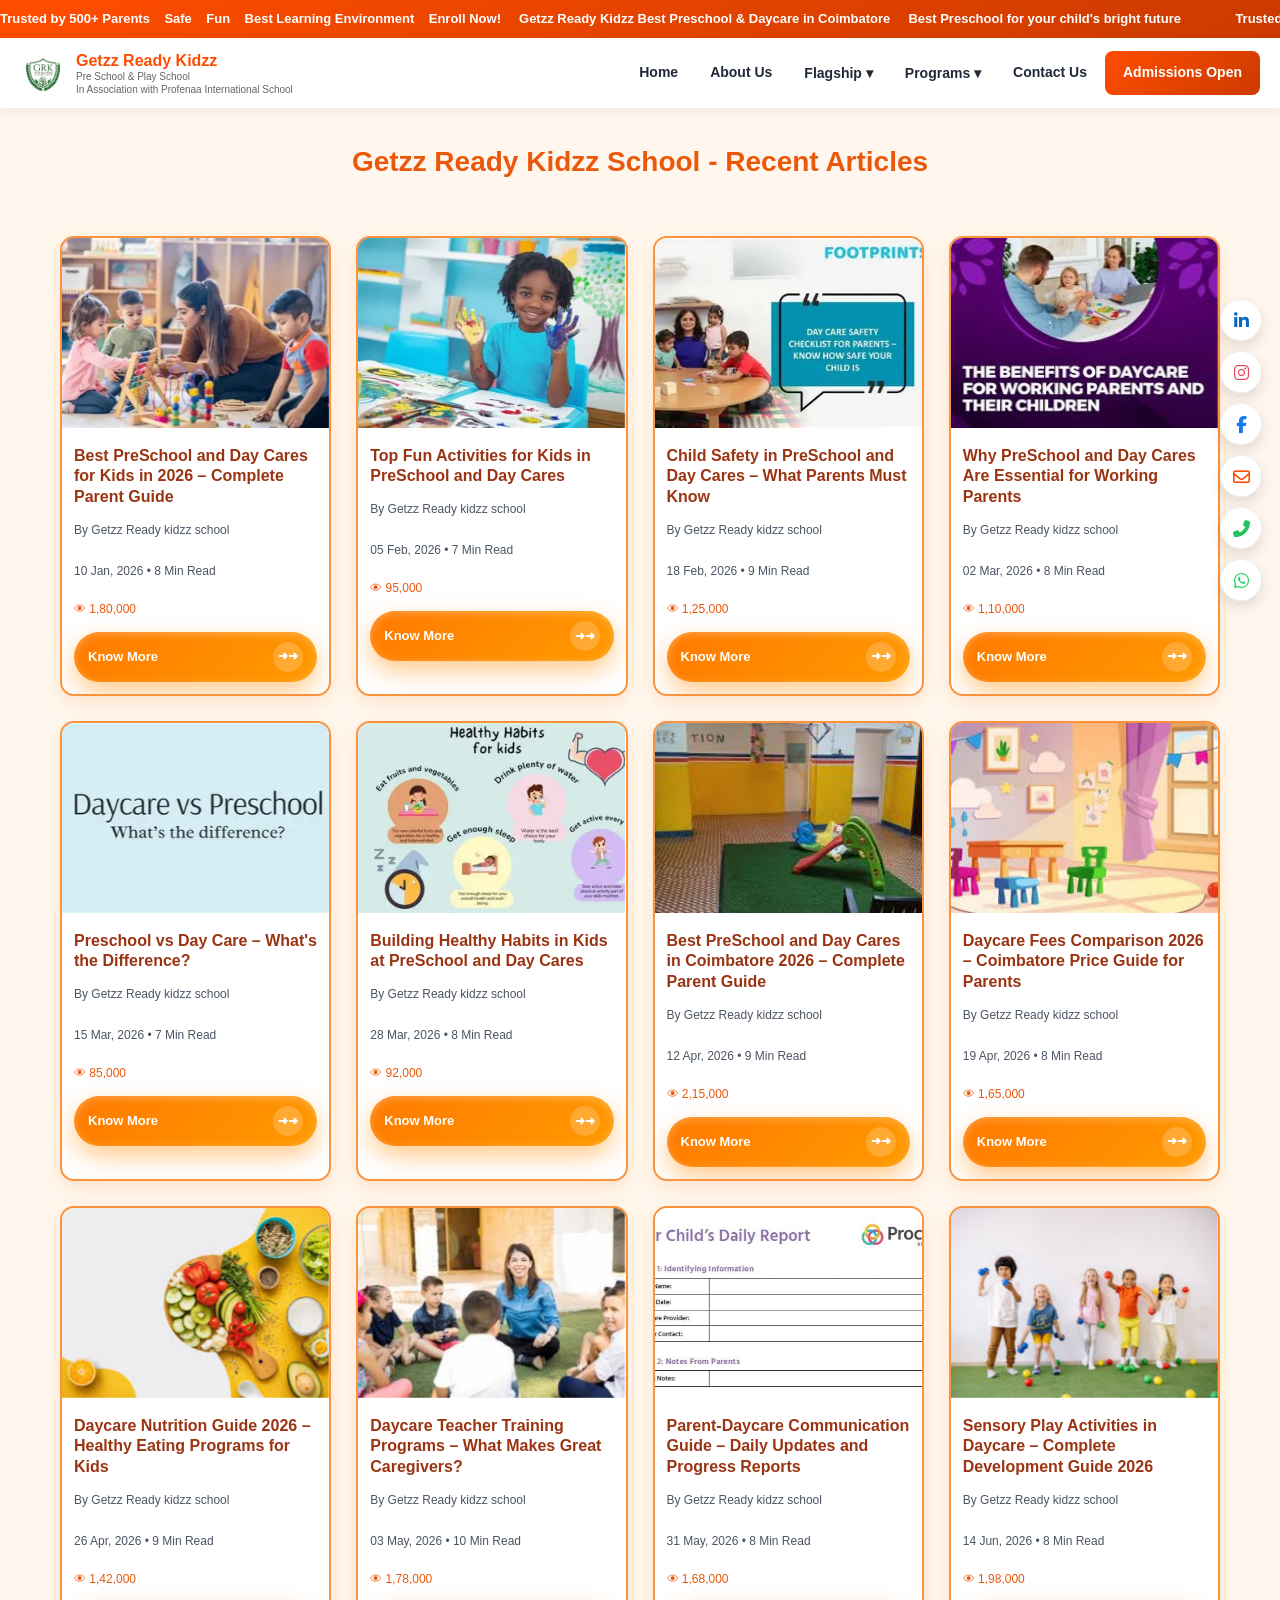
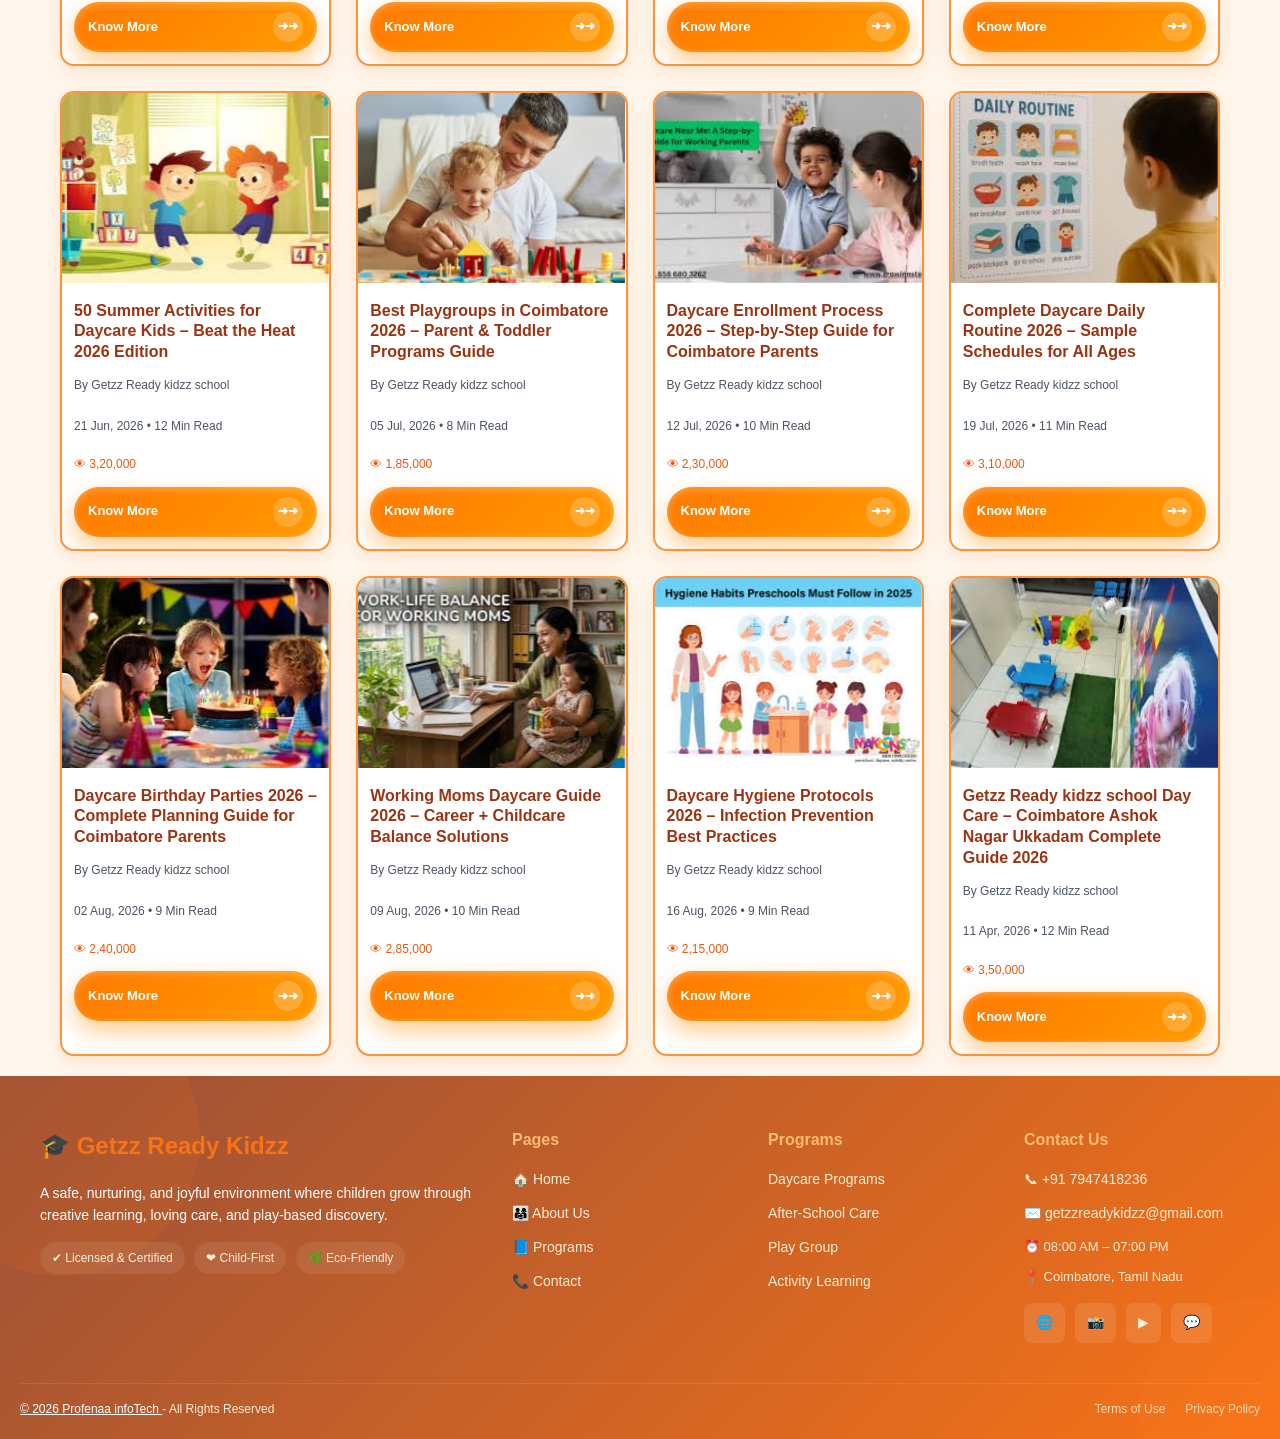
<file: Blog-card.html>
<!DOCTYPE html>
<html lang="en">
<head>
  <meta charset="UTF-8" />
  <meta name="viewport" content="width=device-width, initial-scale=1.0" />
  <title>Getzz Ready Kidzz School - Latest Articles for Day Care Center</title>
  <meta name="description" content="Latest articles on Day Care Center, parenting tips, child development, and daycare benefits." />
  <meta name="keywords" content="Day Care Center, Parenting Tips, Child Development, Daycare Benefits" />
  <meta name="author" content="Getzz Ready Kidzz School" />
  <meta name="robots" content="index, follow" />
  
  <!-- Open Graph -->
  <meta property="og:title" content="Recent Articles - Day Care Center | Getzz Ready Kidzz School" />
  <meta property="og:description" content="Latest articles on Day Care Center, parenting tips, child development, and daycare benefits." />
  <meta property="og:image" content="https://images.unsplash.com/photo-1461749280684-dccba630e2f6?w=1200" />
  <meta property="og:type" content="website" />
  <meta property="og:url" content="https://yourdomain.com" />
  
  <!-- Twitter Card -->
  <meta name="twitter:card" content="summary_large_image" />
  <meta name="twitter:title" content="Getzz Ready Kidzz School - Day Care Center Articles" />
  <meta name="twitter:description" content="Latest articles on Day Care Center, parenting tips, child development, and daycare benefits." />
  <meta name="twitter:image" content="https://images.unsplash.com/photo-1461749280684-dccba630e2f6?w=1200" />

    <link rel="stylesheet" href="navbar.css">
    <link rel="stylesheet" href="style.css">
    
  
  <!-- Schema.org JSON-LD -->
  <script type="application/ld+json">
  {
    "@context": "https://schema.org",
    "@type": "Blog",
    "name": "Getzz Ready Kidzz School Style Blog",
    "description": "Latest articles on Day Care Center, parenting tips, child development, and daycare benefits.",
    "url": "https://yourdomain.com",
    "author": {
      "@type": "Organization",
      "name": "Getzz Ready Kidzz School"
    },
    "publisher": {
      "@type": "Organization",
      "name": "Getzz Ready Kidzz School",
      "logo": {
        "@type": "ImageObject",
        "url": "https://yourdomain.com/logo.png"
      }
    }
  }
  </script>

  <link rel="canonical" href="https://yourdomain.com/" />
  <link rel="preconnect" href="https://images.unsplash.com" />
  <link rel="dns-prefetch" href="https://images.unsplash.com" />
  
  <style>
    /* Minified & optimized CSS */
    body
    {
      margin:0;
      font-family:Arial,sans-serif;
      background:#fff7ed
    }
    header
    {
      text-align:center;
      font-size:28px;
      font-weight:700;
      color:#ea580c;
      margin:30px 0
    }
    .container
    {
      max-width:1200px;
      margin:auto;
      padding:20px
    }
  .grid {
    display: grid;
    grid-template-columns: repeat(4, 1fr);
    gap: 25px;
  }

  /* Tablet */
  @media (max-width: 1100px) {
    .grid {
      grid-template-columns: repeat(2, 1fr);
    }
  }

  /* Mobile */
  @media (max-width: 650px) {
    .grid {
      grid-template-columns: 1fr;
    }
  }
    .card
    {
      background:#fff;
      border:2px solid #fb923c;
      border-radius:14px;
      overflow:hidden;
      box-shadow:0 6px 18px rgba(249,115,22,.15);
      transition:.3s;
      height:auto;
      display:flex;
      flex-direction: column;
    }
    .card:hover
    {
      transform:translateY(-6px);
      box-shadow:0 10px 25px rgba(249,115,22,.25)
    }
    .card img
    {
      width:100%;
      height:190px;
      object-fit:cover;
      loading:lazy
    }
    .card-body
    {
      padding:12px;
      display: flex;
      flex-direction: column;
      flex-grow: 1;
      gap: 6px;
    }
    .card h3{
      font-size: 16px;
      margin: 6px 0;
      line-height: 1.3;
      color:#9a3412
    }
    .meta
    {
      font-size: 12px;
      color:#4b5563;
      margin-bottom: 6px;
    }
    .meta span
    {
      margin-right:10px
    }
    .views
    {
      display:flex;
      align-items:center;
      font-size: 12px;
      color:#ea580c;
      margin: 6px 0;
      gap:6px
    }
    .fancy-btn {
      position: relative;
      display: flex;
      align-items: center;
      justify-content: space-between;
      width: 100%;
      padding: 10px 14px;
      border-radius: 40px;
      text-decoration: none;
      font-weight: 700;
      font-size: 13px;
      color: #fff;
      background: linear-gradient(135deg, #ff7a00, #ff9a00);
      box-shadow: 0 10px 25px rgba(255, 140, 0, 0.45);
      overflow: hidden;
      transition: all 0.35s ease;
    }

    /* TEXT */
    .fancy-btn span {
      z-index: 2;
    }

    /* ICON CIRCLE */
    .fancy-btn .icon {
      width: 30px;
      height: 30px;
      display: flex;
      align-items: center;
      justify-content: center;
      border-radius: 50%;
      background: rgba(255,255,255,0.2);
      font-size: 12px;
      transition: all 0.35s ease;
      backdrop-filter: blur(4px);
    }

    /* HOVER MAIN */
    .fancy-btn:hover {
      transform: translateY(-3px) scale(1.03);
      box-shadow: 0 15px 35px rgba(255, 120, 0, 0.6);
    }

    /* ICON MOVE */
    .fancy-btn:hover .icon {
      transform: translateX(8px) scale(1.1);
      background: rgba(255,255,255,0.3);
    }

    /* SHINE EFFECT */
    .fancy-btn::before {
      content: "";
      position: absolute;
      top: 0;
      left: -120%;
      width: 100%;
      height: 100%;
      background: linear-gradient(
        120deg,
        transparent,
        rgba(255,255,255,0.6),
        transparent
      );
      transition: 0.6s;
    }

    .fancy-btn:hover::before {
      left: 120%;
    }

    /* INNER GLOW */
    .fancy-btn::after {
      content: "";
      position: absolute;
      inset: 0;
      border-radius: 50px;
      box-shadow: inset 0 2px 8px rgba(255,255,255,0.3);
    }

    /* SOFT PULSE (lighter than before) */
    @keyframes softPulse {
      0% { box-shadow: 0 10px 25px rgba(255,140,0,0.4); }
      50% { box-shadow: 0 10px 35px rgba(255,140,0,0.7); }
      100% { box-shadow: 0 10px 25px rgba(255,140,0,0.4); }
    }

    .fancy-btn {
      animation: softPulse 2.5s infinite;
    }
    .card img
    {
      contain:layout strict;
      will-change:transform;
    }
    #blogList>*
    {
      opacity:1;
      transition:opacity .1s
    }
  </style>
</head>
<body>
    <!-- NAVBAR (injected by loader.js) -->
  <div id="navbar"></div>


  <header>Getzz Ready Kidzz School - Recent Articles</header>
  <div class="container">
    <div id="blogList" class="grid"></div>
  </div>

    <!-- FOOTER (injected by loader.js) -->
  <div id="footer"></div>

  <!-- ============================================================
       ONE SCRIPT — handles navbar, footer, slider, dropdowns
  ============================================================ -->
  <script src="loader.js"></script>
<!-- FOOTER (injected by loader.js) -->
  <div id="footer"></div>
<script type="module">
  import { blogs } from "./blog.js";
  
  // Pre-create fragment for speed
  const fragment = document.createDocumentFragment();
  const list = document.getElementById("blogList");
  
  blogs.forEach(b => {
    const div = document.createElement('div');
    div.className = 'card';
    div.innerHTML = `<img src="${b.image}" alt="${b.title}" loading="lazy" width="400" height="190"/>
      <div class="card-body">
        <h3>${b.title}</h3>
        <div class="meta"><span>${b.auther}</span><br/><br/><span>${b.date} • ${b.read}</span></div>
        <div class="views">👁 ${b.views}</div>
        <a class="fancy-btn" href="blog.html?slug=${b.slug}">
          <span>Know More</span>
          <div class="icon">➜➜</div>
        </a>
      </a>
      </div>`;
    fragment.appendChild(div);
  });
  
  // Single DOM write = 3x faster
  list.innerHTML = '';
  list.appendChild(fragment);
</script>

</body>
</html>
</file>
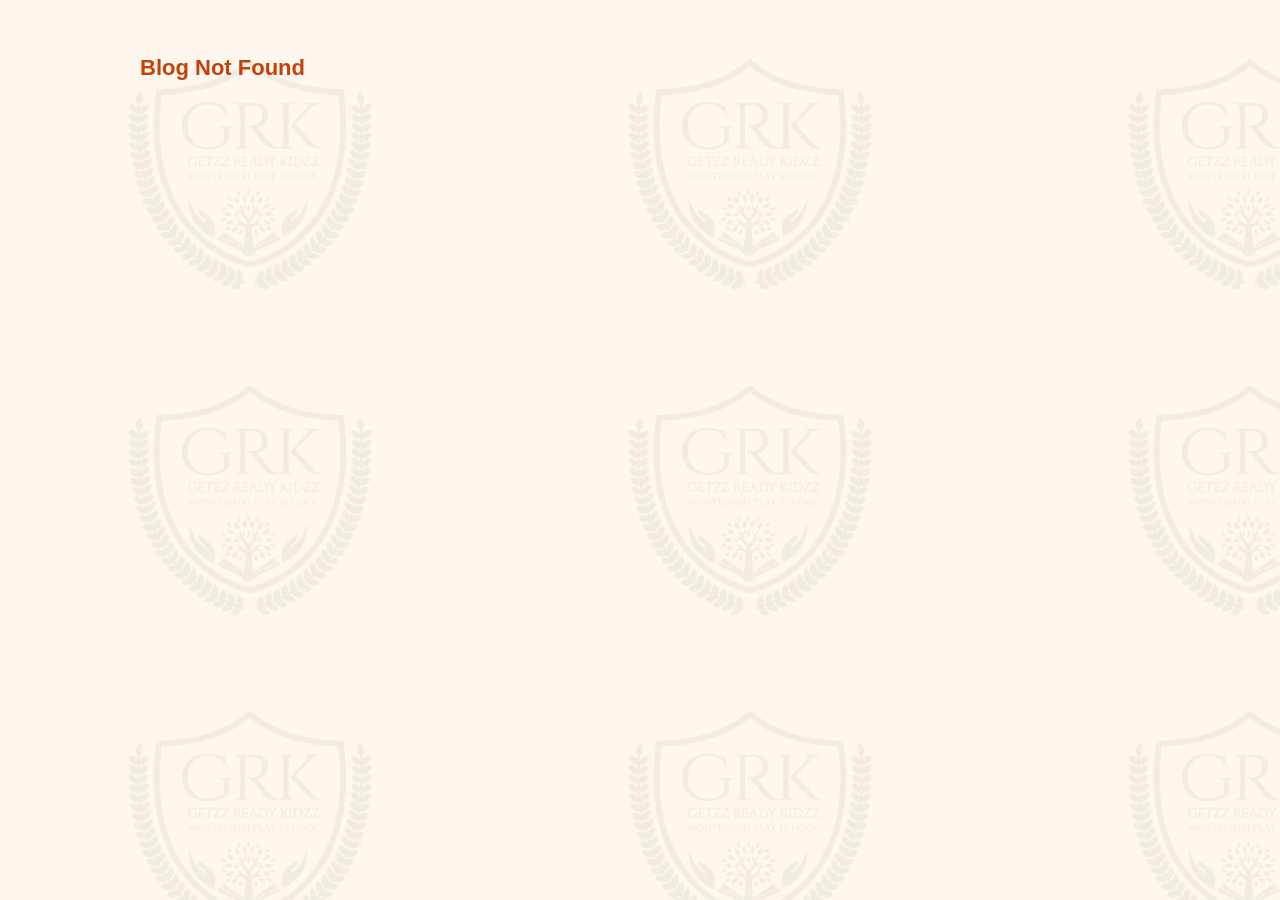
<file: blog.html>
<!DOCTYPE html>
<html lang="en">
<head>
  <meta charset="UTF-8" />
  <meta name="viewport" content="width=device-width, initial-scale=1.0" />
  <title data-title>Blog Details</title>
  <meta name="description" id="meta-description" content="" />
  <meta name="keywords" id="meta-keywords" content="" />
  <meta name="robots" content="index, follow" />
  
  <!-- Dynamic OG/Twitter -->
  <meta property="og:title" id="og-title" content="" />
  <meta property="og:description" id="og-description" content="" />
  <meta property="og:image" id="og-image" content="" />
  <meta property="og:type" content="article" />
  <meta name="twitter:card" content="summary_large_image" />
  
  <link rel="canonical" href="" id="canonical" />
  <link rel="preconnect" href="https://images.unsplash.com" />
  
  <style>
 html, body {
  margin: 0;
  padding: 0;
  overflow-x: hidden;
}

body {
  font-family: Arial, sans-serif;
  background: #fff7ed;
  position: relative;
}

body::before {
  content: "";
  position: fixed;
  inset: 0;
  background-image: url("./image/logo1.png"); 
  background-repeat: repeat;
  background-size: 500px;
  background-position: 0 0;
  opacity: 0.06;
  pointer-events: none;
  z-index: 0;
}

.container {
  width: 100%;
  max-width: 1100px;
  margin: 0 auto;
  padding: 25px 20px 40px;
  position: relative;
  z-index: 1;
}

#content {
  width: 100%;
  max-width: 1000px;
  margin: 0 auto;
}

.blog-header h1 {
  font-size: 30px;
  margin-bottom: 10px;
  color: #ea580c;
  line-height: 1.3;
}

.subtitle {
  font-size: 14px;
  font-weight: 700;
  letter-spacing: 1px;
  text-transform: uppercase;
  background: linear-gradient(90deg, #ea580c, #f97316, #fb923c, #fdba74);
  -webkit-background-clip: text;
  -webkit-text-fill-color: transparent;
  margin-bottom: 15px;
}

.fancy-line {
  position: relative;
  width: 100%;
  max-width: 1000px;
  height: 18px;
  margin: 8px 0 20px;
  overflow: hidden;
}

.fancy-line::before {
  content: "";
  position: absolute;
  left: 0;
  right: 0;
  top: 50%;
  height: 2px;
  transform: translateY(-50%);
  background: linear-gradient(90deg,
    transparent 0%,
    rgba(234, 88, 12, 0.15) 10%,
    rgba(249, 115, 22, 0.95) 25%,
    rgba(251, 146, 60, 1) 50%,
    rgba(249, 115, 22, 0.95) 75%,
    rgba(234, 88, 12, 0.15) 90%,
    transparent 100%);
  filter: blur(0.2px);
  border-radius: 999px;
}

.fancy-line::after {
  content: "";
  position: absolute;
  top: 50%;
  left: -30%;
  width: 30%;
  height: 8px;
  transform: translateY(-50%);
  background: radial-gradient(circle, rgba(255,255,255,0.95) 0%, rgba(255,255,255,0.35) 35%, transparent 70%);
  filter: blur(1px);
  animation: sweep 2.6s linear infinite;
}

.fancy-line span {
  position: absolute;
  top: 50%;
  left: 50%;
  width: 180px;
  height: 180px;
  transform: translate(-50%, -50%);
  background: radial-gradient(circle,
    rgba(234, 88, 12, 0.28) 0%,
    rgba(249, 115, 22, 0.14) 22%,
    rgba(251, 146, 60, 0.06) 40%,
    transparent 68%);
  border-radius: 50%;
  animation: pulseGlow 2.8s ease-in-out infinite;
  pointer-events: none;
}

@keyframes sweep {
  0% {
    left: -30%;
    opacity: 0;
  }
  10% {
    opacity: 1;
  }
  50% {
    opacity: 1;
  }
  100% {
    left: 110%;
    opacity: 0;
  }
}

@keyframes pulseGlow {
  0%, 100% {
    transform: translate(-50%, -50%) scale(0.85);
    opacity: 0.55;
  }
  50% {
    transform: translate(-50%, -50%) scale(1.08);
    opacity: 1;
  }
}

.description {
  font-size: 17px;
  line-height: 1.8;
  color: #7c2d12;
  background: #fff1e6;
  border-left: 5px solid #f97316;
  padding: 15px 18px;
  border-radius: 8px;
  margin: 10px 0 25px;
  font-style: italic;
  box-shadow: 0 2px 6px rgba(0,0,0,0.05);
}

.description strong {
  color: #ea580c;
  font-weight: 600;
}

.meta {
  display: flex;
  gap: 15px;
  font-size: 14px;
  color: #4b5563;
  margin-bottom: 20px;
  flex-wrap: wrap;
}

.meta span {
  display: flex;
  align-items: center;
  gap: 5px;
}

img {
  width: 100%;
  max-width: 1000px;
  height: clamp(260px, 50vw, 500px);
  display: block;
  object-fit: cover;
  border-radius: 12px;
  margin: 20px 0 28px;
}

h2 {
  color: #c2410c;
  margin-top: 28px;
  margin-bottom: 14px;
  font-size: 22px;
  line-height: 1.4;
}

p {
  color: #374151;
  line-height: 1.8;
  font-size: 16px;
  margin-bottom: 18px;
}

strong {
  color: #ea580c;
}

.back {
  display: inline-block;
  margin-top: 20px;
  color: #ea580c;
  text-decoration: none;
  font-weight: 700;
}

.back:hover {
  color: #c2410c;
}

@media (max-width: 768px) {
  .container {
    padding: 20px 15px 30px;
  }

  #content {
    max-width: 100%;
  }

  .blog-header h1 {
    font-size: 24px;
  }

  .subtitle {
    font-size: 12px;
    line-height: 1.6;
  }

  .meta {
    gap: 10px;
    font-size: 13px;
  }

  h2 {
    font-size: 20px;
  }

  p {
    font-size: 15px;
  }

  .description {
    font-size: 15px;
    padding: 12px 14px;
  }
}
  </style>
</head>
<body>
  <!-- NAVBAR (injected by loader.js) -->
  <div id="navbar"></div>
  <div class="container">
    <div id="content"></div>
  </div>

  <script type="module">
    import { blogs } from "./blog.js";
    const urlParams=new URLSearchParams(window.location.search).get("slug");
    const blog=blogs.find(b=>b.slug===urlParams);
    const box=document.getElementById("content");
    if(!blog){box.innerHTML="<h2>Blog Not Found</h2>";}else{
      document.title=blog.title;
      document.getElementById("meta-description").content=blog.description;
      document.getElementById("meta-keywords").content=blog.keywords;
      document.getElementById("og-title").content=blog.title;
      document.getElementById("og-description").content=blog.description;
      document.getElementById("og-image").content=blog.image;
      document.getElementById("canonical").href=`https://yourdomain.com/blog.html?slug=${blog.slug}`;
      
      function boldMatchedKeywords(text, keywords) {
        const keywordList = keywords
          .split(",")
          .map(word => word.trim().toLowerCase())
          .filter(Boolean)
          .sort((a, b) => b.length - a.length);

        let result = text;

        keywordList.forEach(word => {
          const escaped = word.replace(/[.*+?^${}()|[\]\\]/g, "\\$&");

          // 🔥 FIX: remove strict \b for multi-word matching
          const regex = new RegExp(`(${escaped})`, "gi");

          result = result.replace(regex, "<strong>$1</strong>");
        });

        return result.replace(/\n/g, "<br>");
      }
      
      // Article Schema
      const schema={
        "@context":"https://schema.org",
        "@type":"BlogPosting",
        "headline":blog.title,
        "description":blog.description,
        "image":blog.image,
        "author":"Profenaa Experts",
        "datePublished":blog.date,
        "publisher":{"@type":"Organization","name":"Profenaa Technologies"}
      };
      const schemaScript=document.createElement("script");
      schemaScript.type="application/ld+json";
      schemaScript.text=JSON.stringify(schema);
      document.head.appendChild(schemaScript);
      
      box.innerHTML=`
        <div class="blog-header">
          <h1>${blog.title}</h1>
          <div class="subtitle">BEST KIDS Pre School and DayCARE CENTER IN COIMBATORE</div>
          <div class="fancy-line" aria-hidden="true">
            <span></span>
          </div>
          <div class="meta">
            <span>📅 ${blog.date}</span>
            <span>👤 by Getzz Ready Kidzz School</span>
          </div>
        </div>
        <img src="${blog.image}" alt="${blog.title}" loading="lazy" />
        <br/>
        <p class="description"><em>${blog.description}</em></p>
        ${blog.content.map(item=>`<h2>${item.heading}</h2><p>${boldMatchedKeywords(item.text,blog.keywords)}</p>`).join("")}
        <a class="back" href="index.html">← Back to Articles</a>`;
    }
  </script>
</body>
</html>
</file>
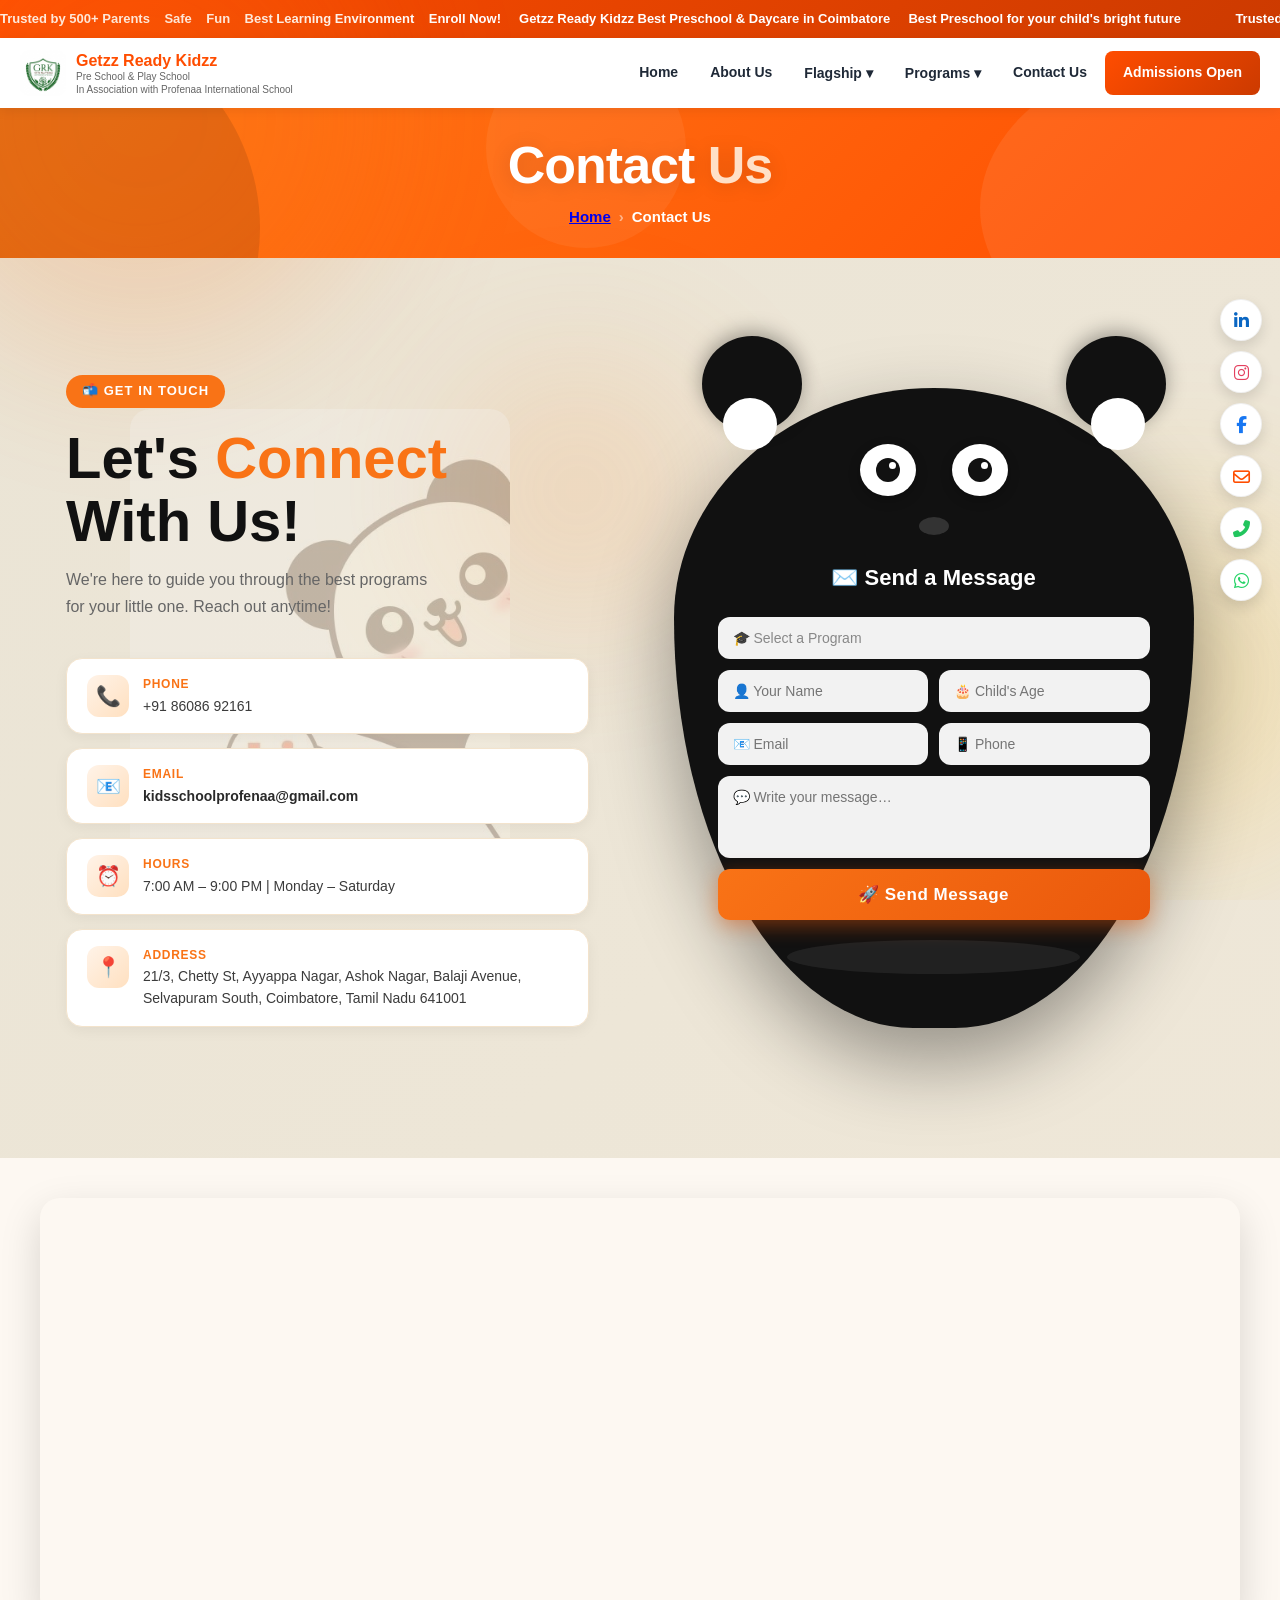
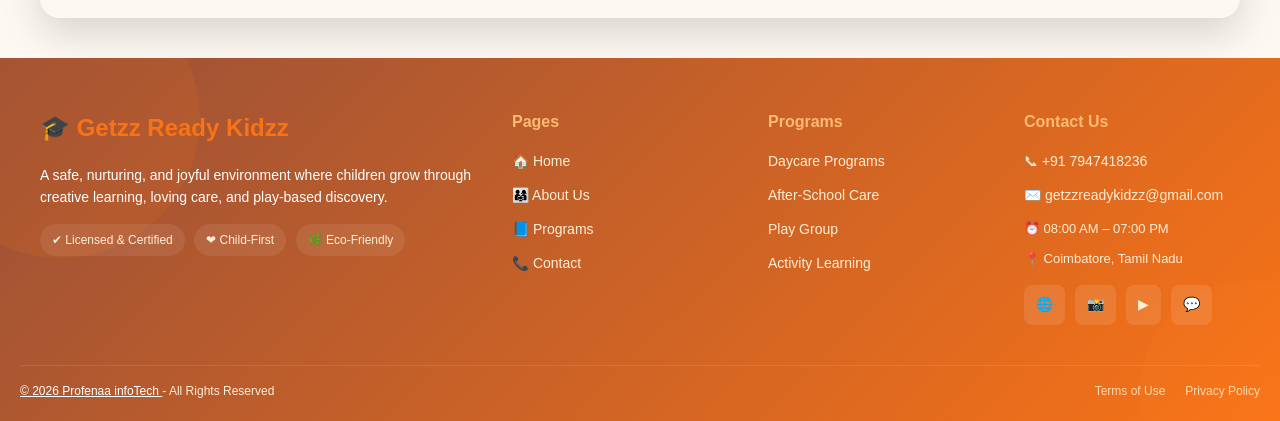
<file: contactus.html>
<!DOCTYPE html>
<html lang="en">
<head>
<meta charset="UTF-8"/>
<meta name="viewport" content="width=device-width,initial-scale=1.0"/>
<title>Contact Us</title>
<link href="https://fonts.googleapis.com/css2?family=Playfair+Display:wght@500;700;900&family=DM+Sans:wght@300;400;500;600&display=swap" rel="stylesheet">
<link rel="stylesheet" href="https://cdnjs.cloudflare.com/ajax/libs/font-awesome/6.5.0/css/all.min.css">
<link rel="stylesheet" href="contactus.css"/>
<link rel="stylesheet" href="style.css"/>
<link rel="stylesheet" href="navbar.css"/>
</head>
<body>
    <!-- NAVBAR -->
  <div id="navbar"></div>

<section class="contact-hero">
  <div class="blob-left"></div>
  <div class="blob-right"></div>
  <div class="blob-mid"></div>

  <div class="hero-content">
    <h1>Contact <span>Us</span></h1>
    <div class="breadcrumb">
      <span><a href="index.html">Home</a></span>
      <span class="sep">›</span>
      <span class="current">Contact Us</span>
    </div>
  </div>
</section>
<div class="bg-blobs">
  <div class="blob blob-1"></div>
  <div class="blob blob-2"></div>
  <div class="blob blob-3"></div>
</div>

<div class="page">
  <div class="contact-wrap">

    <!-- LEFT -->
    <div class="left-side">
      <div class="tag">📬 Get In Touch</div>
      <h1>Let's <span>Connect</span><br>With Us!</h1>
      <p class="tagline">We're here to guide you through the best programs for your little one. Reach out anytime!</p>
<div class="panda-bg">
  <img src="assets/panda-hi.jpg" alt="">
</div>
      <div class="info-card">
        <div class="info-icon">📞</div>
        <div class="info-text">
          <strong>Phone</strong>
          +91 86086 92161
        </div>
      </div>

      <div class="info-card">
        <div class="info-icon">📧</div>
        <div class="info-text">
          <strong>Email</strong>
          <a href="mailto:kidsschoolprofenaa@gmail.com">kidsschoolprofenaa@gmail.com</a>
        </div>
      </div>

      <div class="info-card">
        <div class="info-icon">⏰</div>
        <div class="info-text">
          <strong>Hours</strong>
          7:00 AM – 9:00 PM | Monday – Saturday
        </div>
      </div>

      <div class="info-card">
        <div class="info-icon">📍</div>
        <div class="info-text">
          <strong>Address</strong>
              21/3, Chetty St, Ayyappa Nagar, Ashok Nagar, Balaji Avenue, Selvapuram South, Coimbatore, Tamil Nadu 641001
        </div>
      </div>
    </div>

    <!-- RIGHT — PANDA -->
    <div class="right-side">
      <div class="panda-wrap">
        <div class="ear-inner-l"></div>
        <div class="ear-inner-r"></div>

        <div class="panda-body-card">
          <div class="panda-eyes">
            <div class="panda-eye-patch"><div class="panda-pupil"></div></div>
            <div class="panda-eye-patch"><div class="panda-pupil"></div></div>
          </div>

          <div class="panda-nose"><span></span></div>

          <div class="form-title">✉️ Send a Message</div>

          <form class="panda-form" id="contactForm">
            <select required>
              <option value="" disabled selected>🎓 Select a Program</option>
              <option>Play Group</option>
              <option>Day Care</option>
              <option>Nursery</option>
              <option>Junior KG</option>
              <option>Senior KG</option>
            </select>

            <div class="form-row">
              <input type="text" placeholder="👤 Your Name" required/>
              <input type="text" placeholder="🎂 Child's Age" required/>
            </div>

            <div class="form-row">
              <input type="email" placeholder="📧 Email" required/>
              <input type="tel" placeholder="📱 Phone" required/>
            </div>

            <textarea placeholder="💬 Write your message…" required></textarea>
            <button class="send-btn" type="submit">🚀 Send Message</button>
          </form>

          <!-- ✨ WHITE BOX SUCCESS MESSAGE -->
          <div class="success-message" id="successMsg">
            <div class="checkmark">✅</div>
            <h3>Message Sent Successfully!</h3>
            <p>Thank you for reaching out! We'll get back to you within 24 hours. 🐼</p>
          </div>

          <div class="panda-tummy"></div>
        </div>
      </div>
    </div>

  </div>
</div>
<section class="map-section">

  <div class="map-container">
    
    <iframe 
      src="https://www.google.com/maps?q=21/3,Chetty%20St,Ayyappa%20Nagar,Ashok%20Nagar,Balaji%20Avenue,Selvapuram%20South,Coimbatore,Tamil%20Nadu%20641001&output=embed"
      allowfullscreen=""
      loading="lazy">
    </iframe>

  </div>

</section>

    <!-- FOOTER -->
  <div id="footer"></div>


  <!-- ============================================================
       ONE SCRIPT — handles navbar, footer, slider, dropdowns
  ============================================================ -->
  <script src="loader.js"></script>
</body>
</html>
</file>
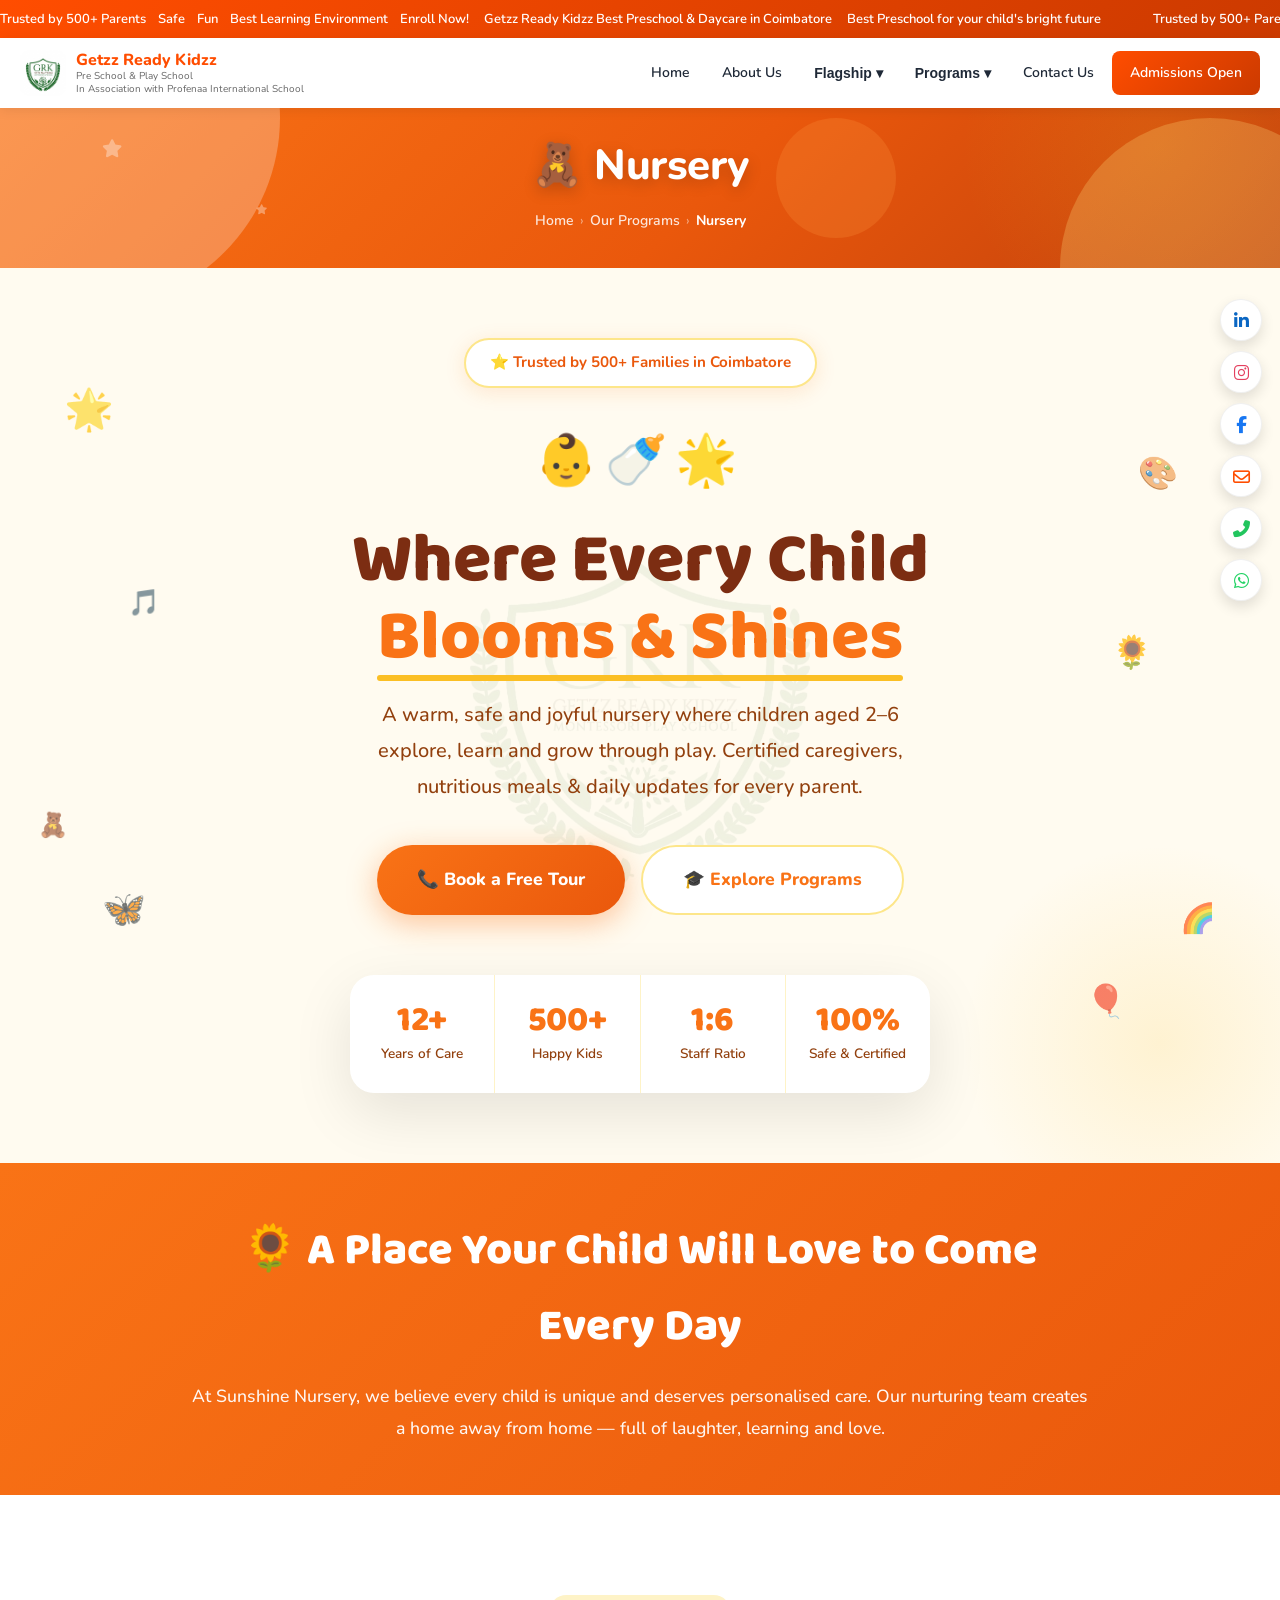
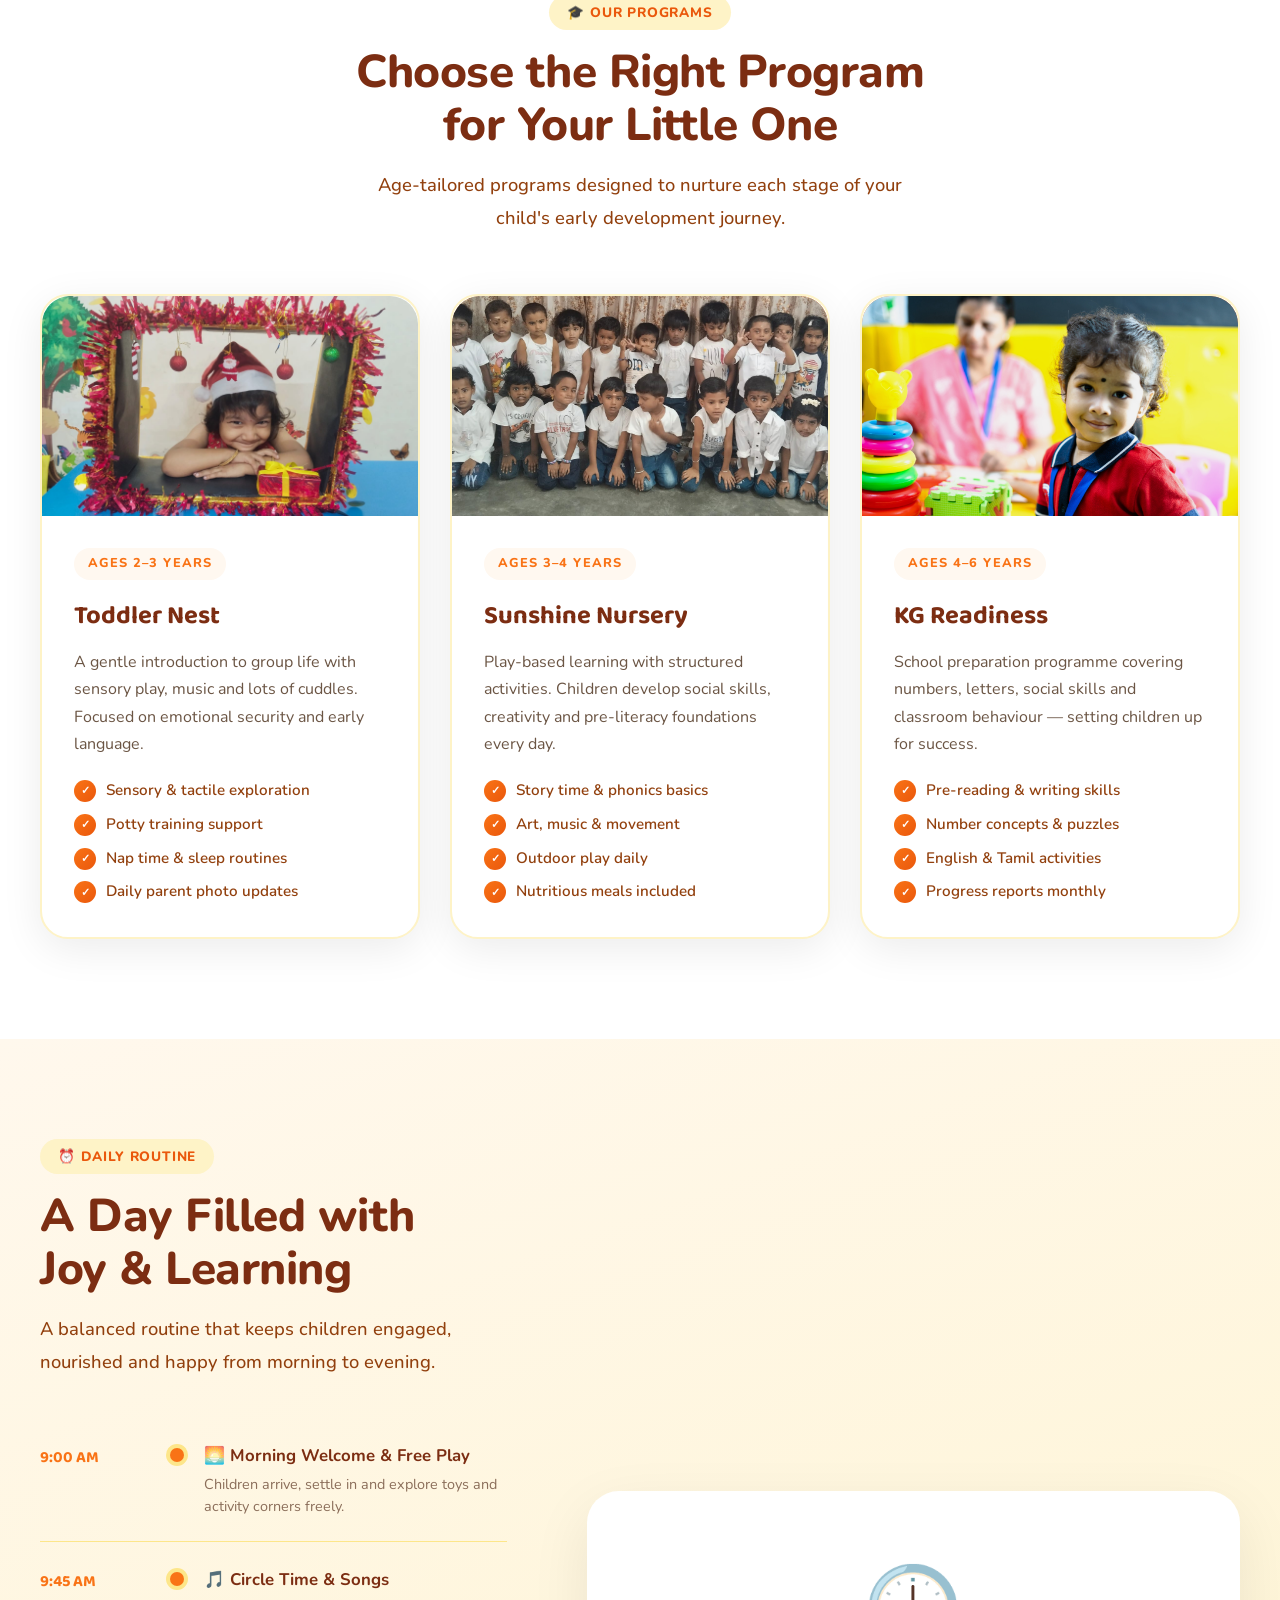
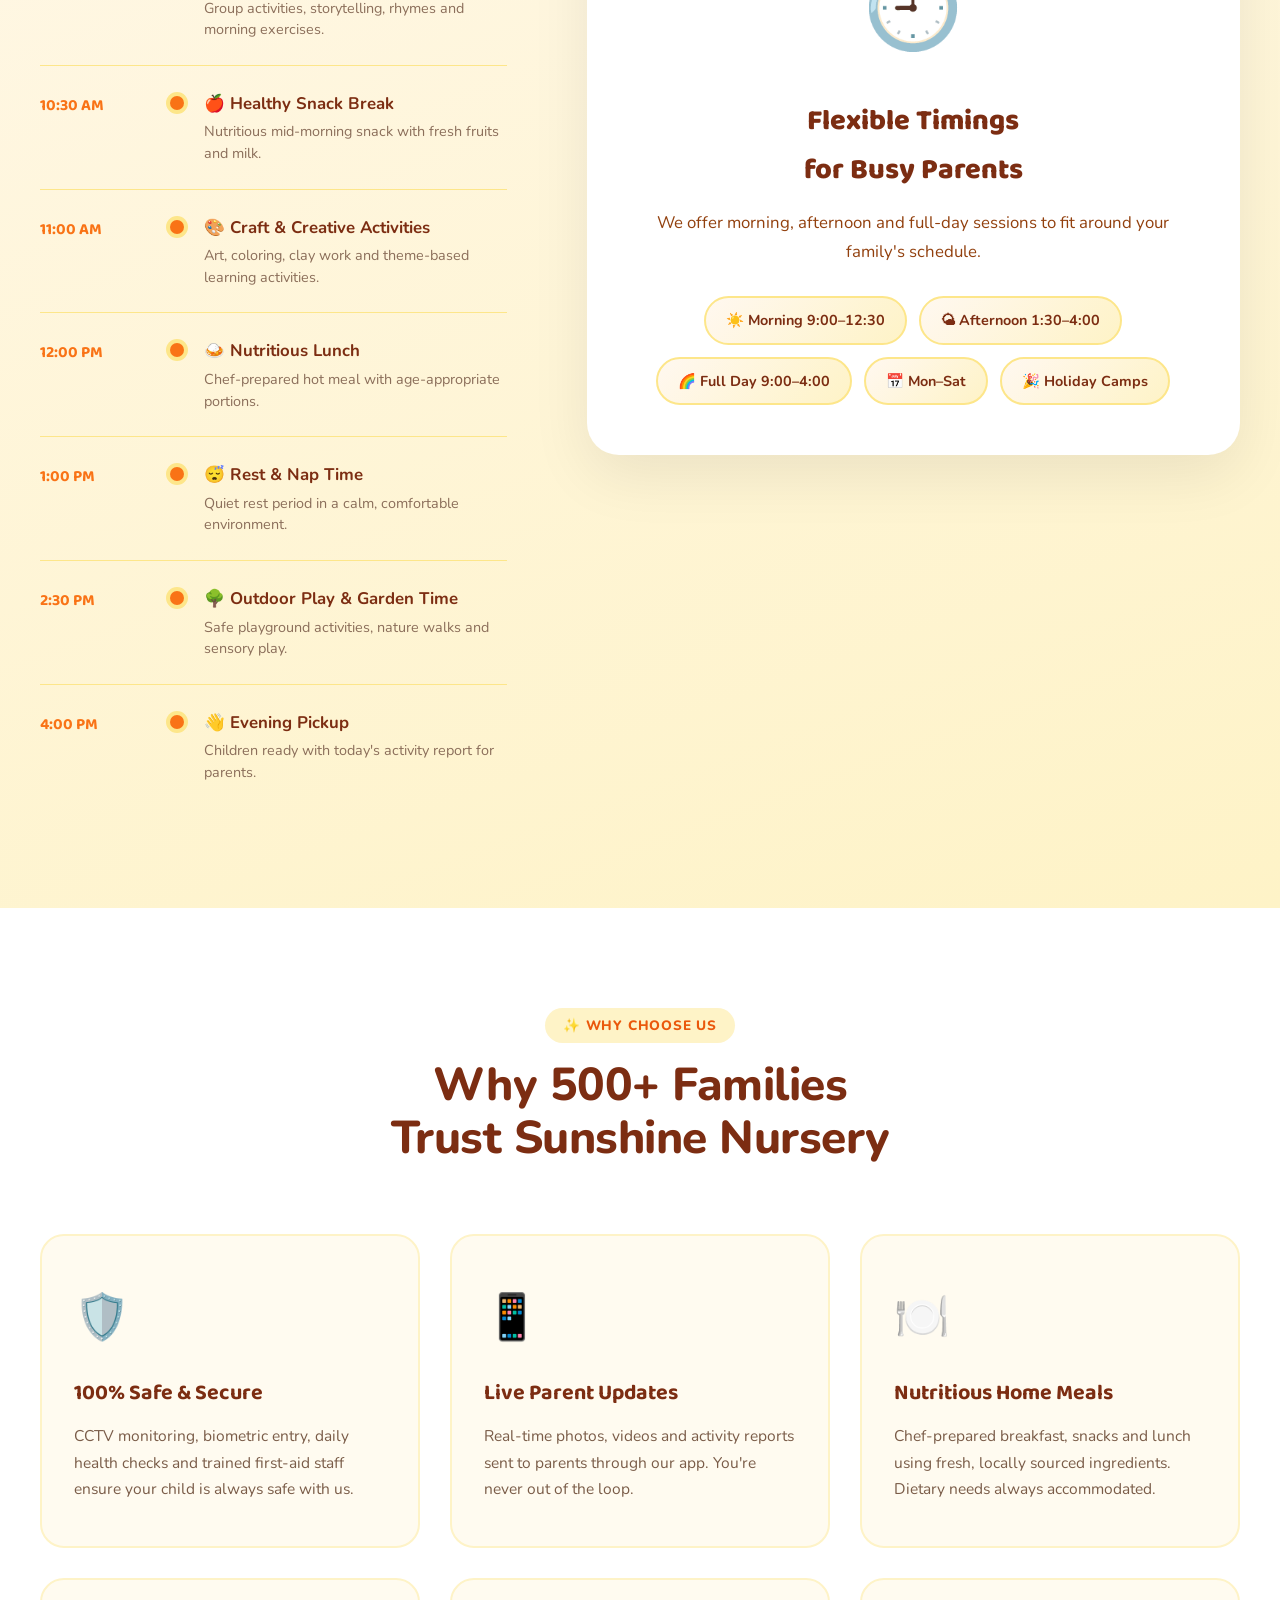
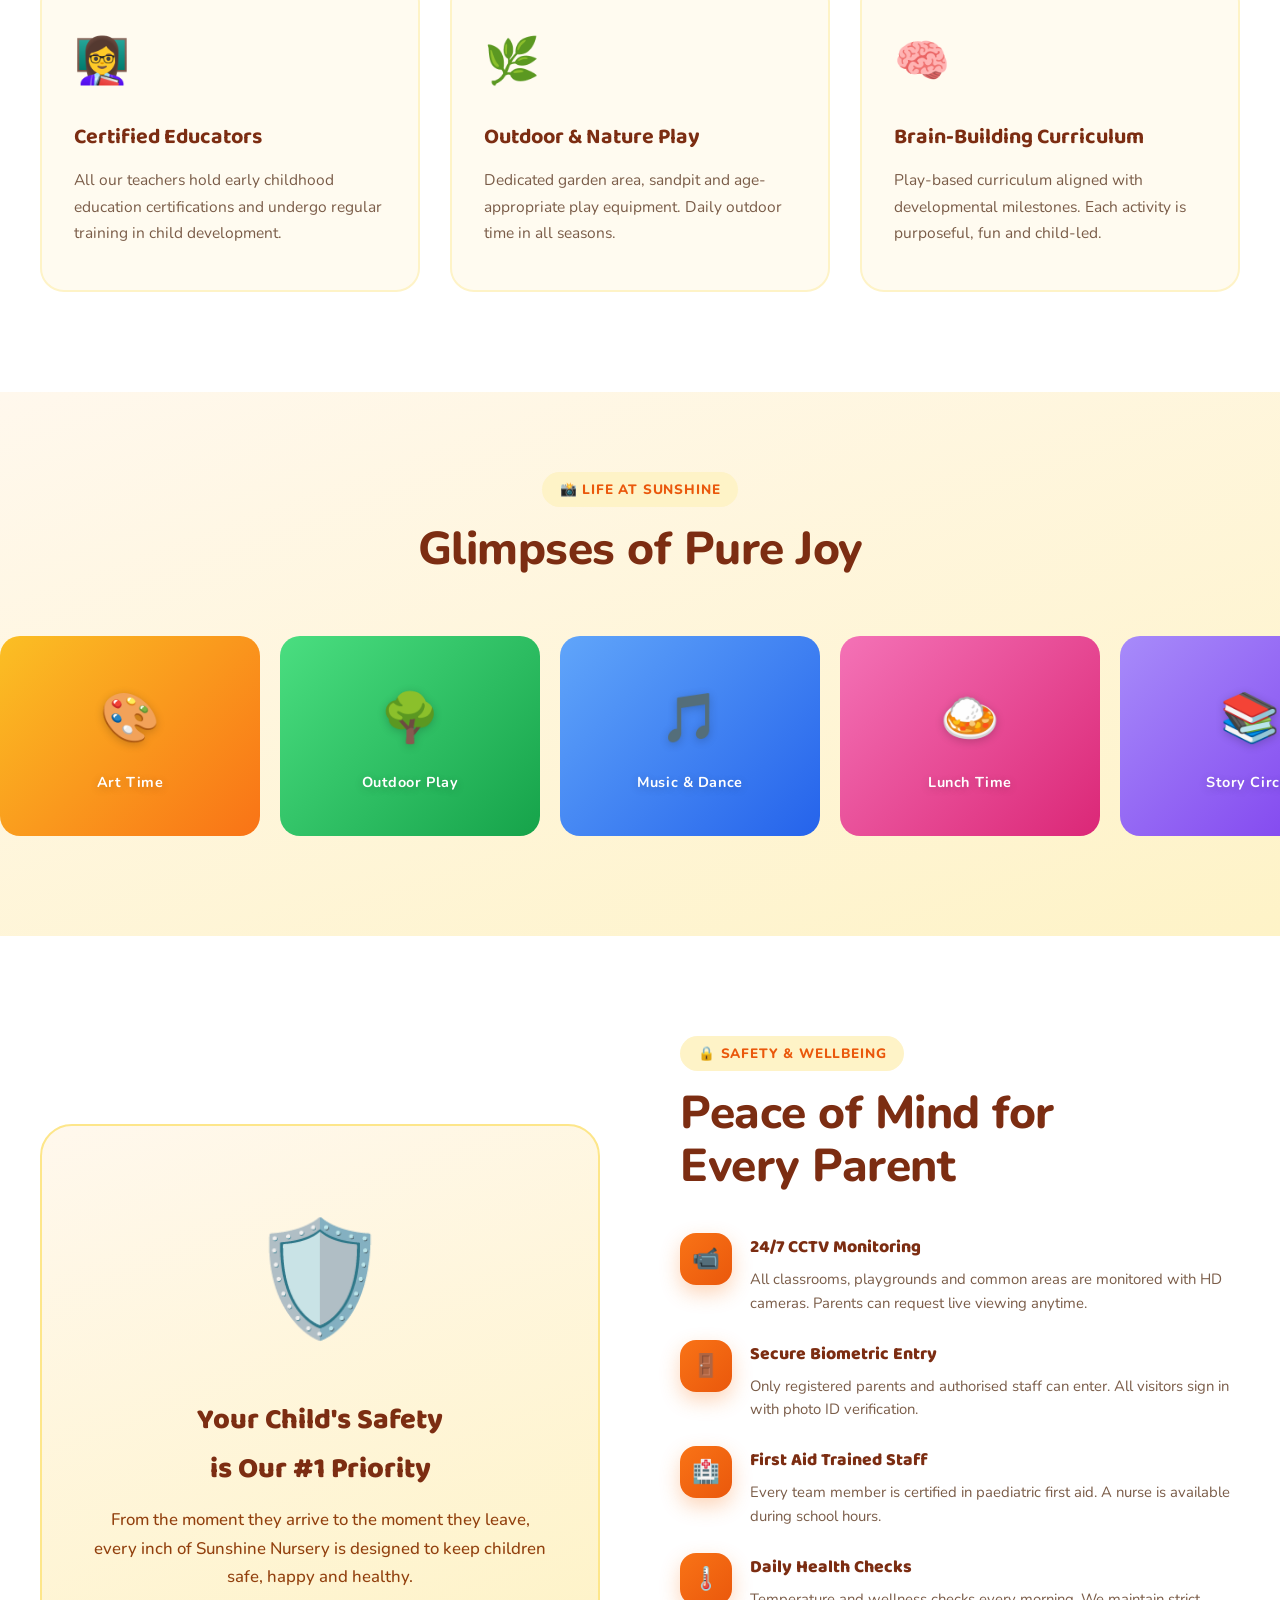
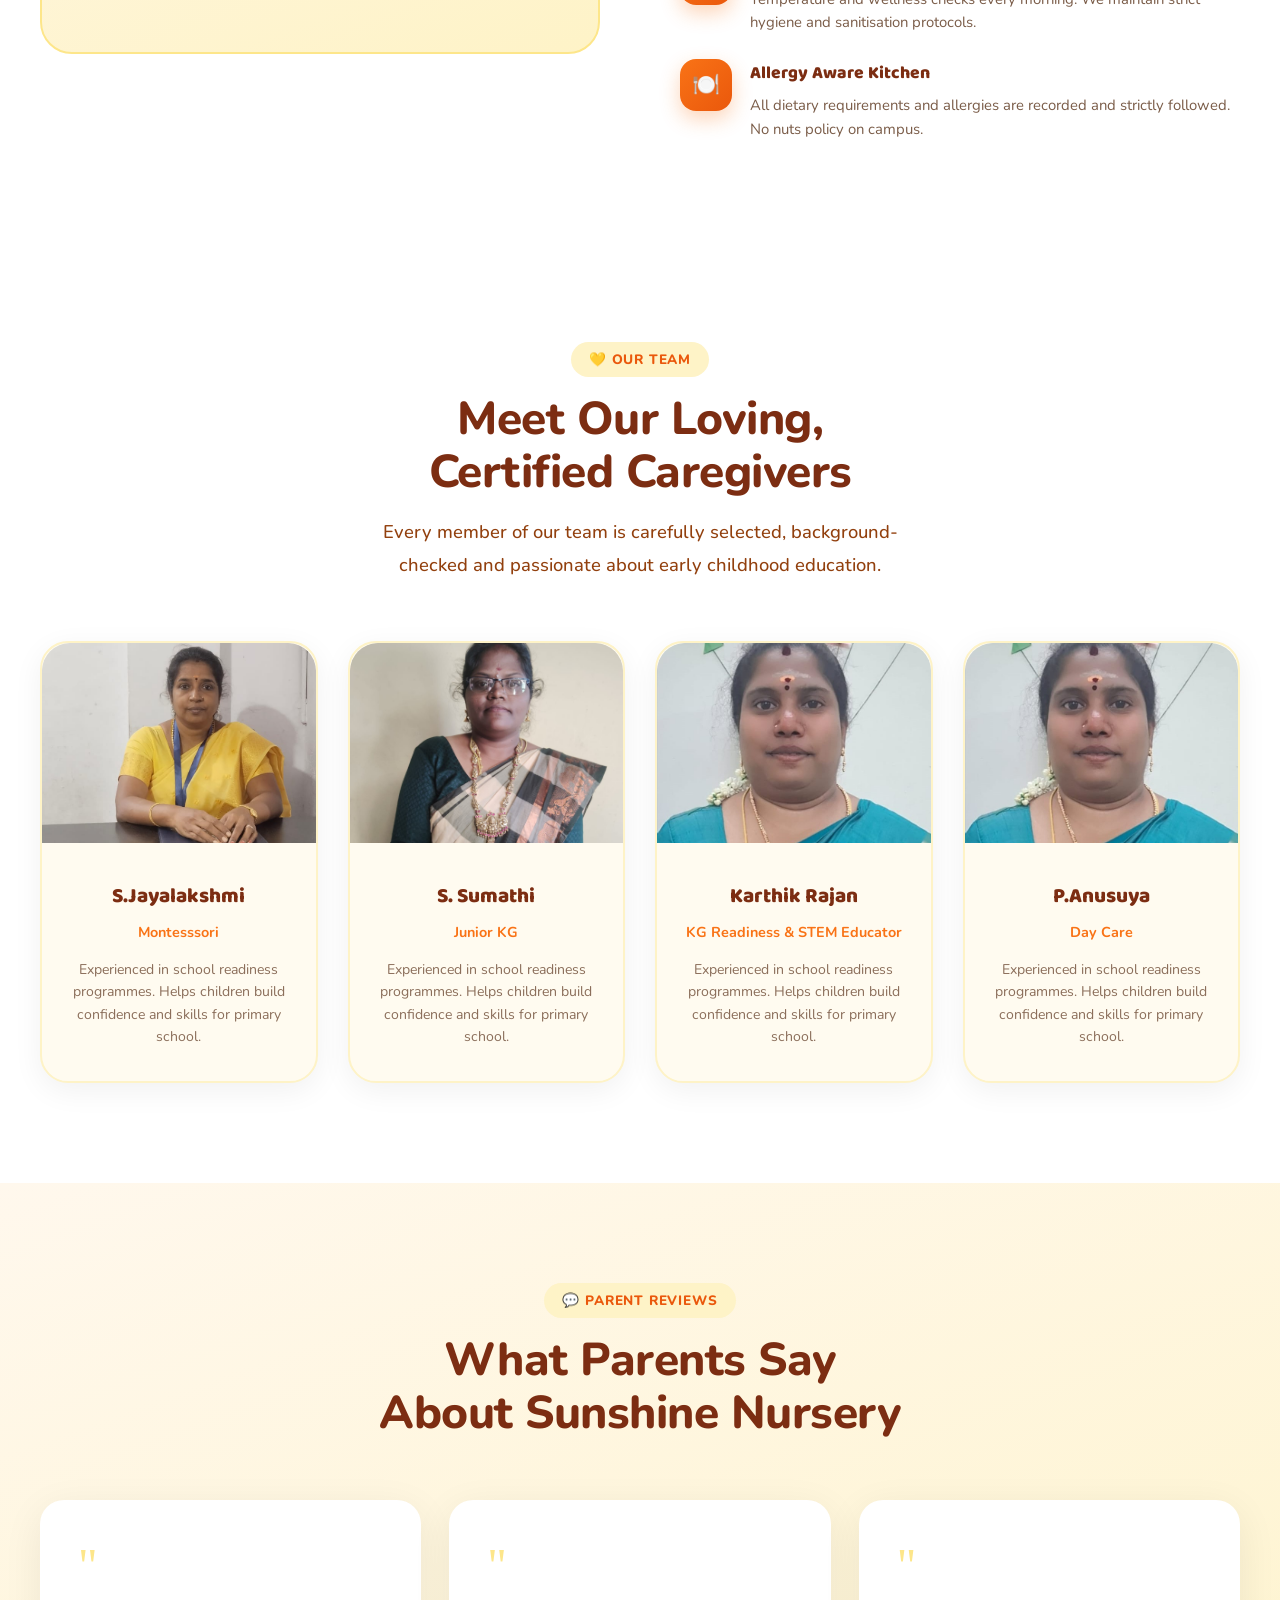
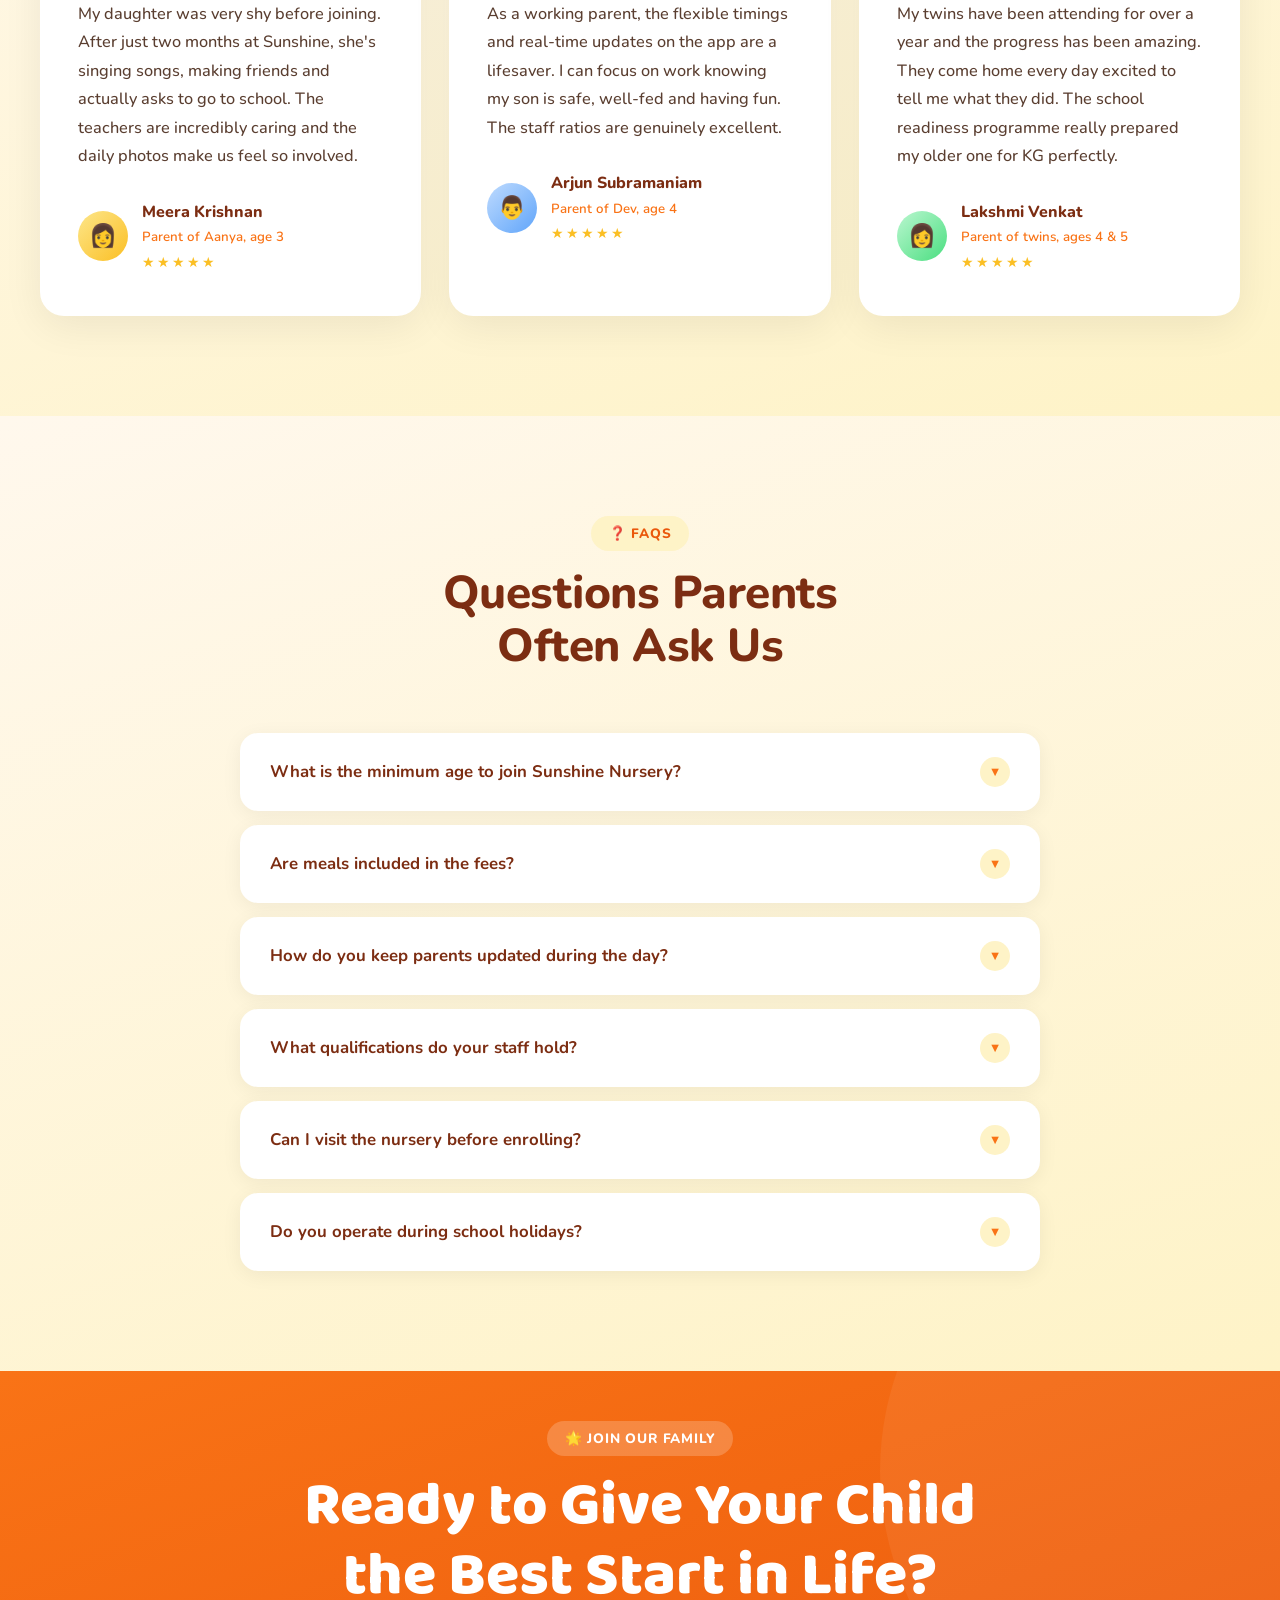
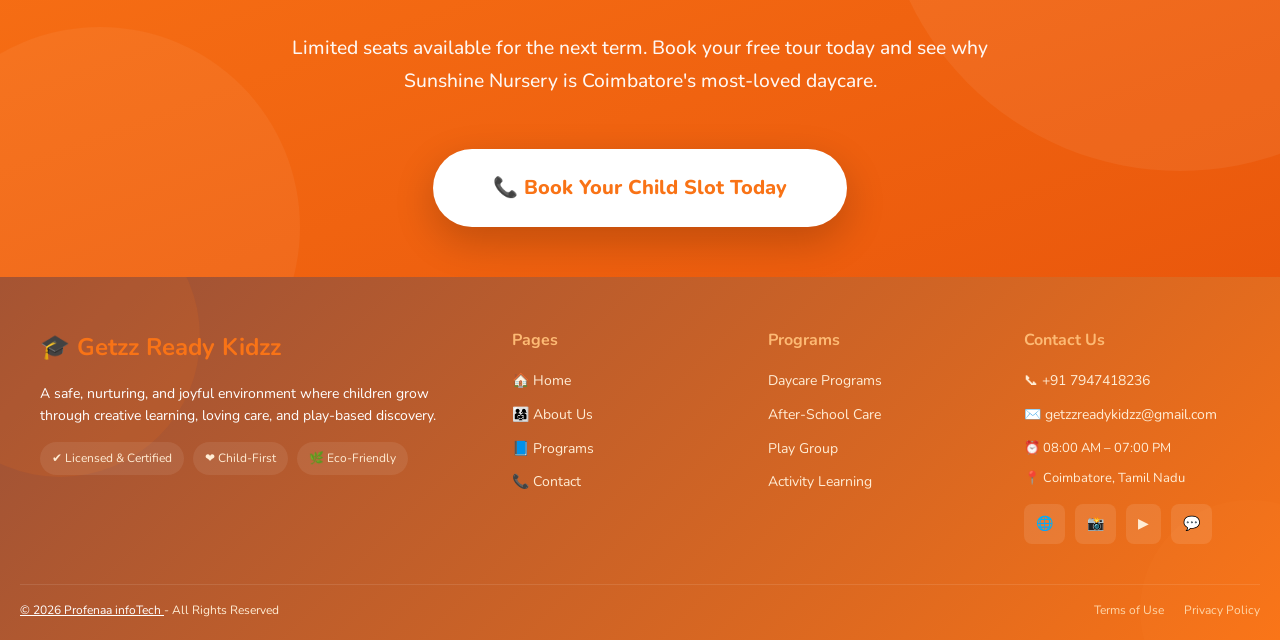
<file: Nursery.html>
<!DOCTYPE html>
<html lang="en">
<head>
<meta charset="UTF-8">
<meta name="viewport" content="width=device-width, initial-scale=1.0">
<title>Sunshine Nursery & Daycare</title>
<link href="https://fonts.googleapis.com/css2?family=Baloo+2:wght@400;500;600;700;800&family=Nunito:wght@400;500;600;700;800&display=swap" rel="stylesheet">

<!-- <link href="https://fonts.googleapis.com/css2?family=Playfair+Display:wght@500;700;900&family=DM+Sans:wght@300;400;500;600&display=swap" rel="stylesheet"> -->
<link rel="stylesheet" href="navbar.css">
<link rel="stylesheet" href="style.css">
<link rel="stylesheet" href="nursery.css">
</head>
<body>

    <div id="navbar"></div>


<header class="hero hero-top">
  <div class="hero-blob hero-blob-1"></div>
  <div class="hero-blob hero-blob-2"></div>
  <div class="hero-blob hero-blob-3"></div>
  <i class="hero-star fa-solid fa-star"></i>
  <i class="hero-star fa-solid fa-sparkles"></i>
  <i class="hero-star fa-solid fa-star"></i>
  <div class="hero-inner">
    <h1>🧸 Nursery</h1>
    <nav class="hero-breadcrumb">
      <a href="#">Home</a>
      <span>›</span>
      <a href="#">Our Programs</a>
      <span>›</span>
      <span style="color:#fff;font-weight:700">Nursery</span>
    </nav>
  </div>
</header>

<!-- ===== HERO ===== -->
<section class="hero">
  <div class="floats">
    <span class="float-icon">🌟</span>
    <span class="float-icon">🎨</span>
    <span class="float-icon">🧸</span>
    <span class="float-icon">🌈</span>
    <span class="float-icon">🎵</span>
    <span class="float-icon">🌻</span>
    <span class="float-icon">🦋</span>
    <span class="float-icon">🎈</span>
  </div>
<div class="hero-content">
    <div class="hero-badge">
    ⭐ Trusted by 500+ Families in Coimbatore
  </div>

  <div class="hero-emoji-row">👶🍼🌟</div>

  <h1>Where Every Child<br><span>Blooms & Shines</span></h1>

  <p class="hero-sub">
    A warm, safe and joyful nursery where children aged 2–6 explore, learn and 
    grow through play. Certified caregivers, nutritious meals & daily updates for every parent.
  </p>

  <div class="hero-btns">
    <a href="tel:+919876543210" class="btn-primary">
      📞 Book a Free Tour
    </a>
    <a href="#programs" class="btn-outline">
      🎓 Explore Programs
    </a>
  </div>

  <div class="hero-stats">
    <div class="stat-item">
      <div class="stat-num">12+</div>
      <div class="stat-label">Years of Care</div>
    </div>
    <div class="stat-item">
      <div class="stat-num">500+</div>
      <div class="stat-label">Happy Kids</div>
    </div>
    <div class="stat-item">
      <div class="stat-num">1:6</div>
      <div class="stat-label">Staff Ratio</div>
    </div>
    <div class="stat-item">
      <div class="stat-num">100%</div>
      <div class="stat-label">Safe & Certified</div>
    </div>
  </div>
  </div>

</section>

<!-- ===== ABOUT STRIP ===== -->
<div class="about-strip">
  <div class="about-strip-inner">
    <h2>🌻 A Place Your Child Will Love to Come Every Day</h2>
    <p>At Sunshine Nursery, we believe every child is unique and deserves personalised care. 
    Our nurturing team creates a home away from home — full of laughter, learning and love.</p>
  </div>
</div>

<!-- ===== PROGRAMS ===== -->
<section class="section programs-section" id="programs">
  <div class="section-inner">
    <div class="programs-header">
      <div class="section-tag">🎓 Our Programs</div>
      <h2 class="section-title">Choose the Right Program<br>for Your Little One</h2>
      <p class="section-desc" style="margin: 0 auto;">Age-tailored programs designed to nurture each stage of your child's early development journey.</p>
    </div>
    <div class="programs-grid">
      <div class="prog-card">
       <div class="prog-banner">
    <img src="assets/smile.jpeg" alt="Toddler" class="prog-img">
  </div>
        <div class="prog-body">
          <div class="prog-age">Ages 2–3 Years</div>
          <h3>Toddler Nest</h3>
          <p>A gentle introduction to group life with sensory play, music and lots of cuddles. Focused on emotional security and early language.</p>
          <ul class="prog-features">
            <li>Sensory & tactile exploration</li>
            <li>Potty training support</li>
            <li>Nap time & sleep routines</li>
            <li>Daily parent photo updates</li>
          </ul>
        </div>
      </div>
      <div class="prog-card">
               <div class="prog-banner">
    <img src="assets/group.jpeg" alt="Toddler" class="prog-img">
  </div>
        <div class="prog-body">
          <div class="prog-age">Ages 3–4 Years</div>
          <h3>Sunshine Nursery</h3>
          <p>Play-based learning with structured activities. Children develop social skills, creativity and pre-literacy foundations every day.</p>
          <ul class="prog-features">
            <li>Story time & phonics basics</li>
            <li>Art, music & movement</li>
            <li>Outdoor play daily</li>
            <li>Nutritious meals included</li>
          </ul>
        </div>
      </div>
      <div class="prog-card">
               <div class="prog-banner">
    <img src="assets/bby.png" alt="Toddler" class="prog-img">
  </div>
        <div class="prog-body">
          <div class="prog-age">Ages 4–6 Years</div>
          <h3>KG Readiness</h3>
          <p>School preparation programme covering numbers, letters, social skills and classroom behaviour — setting children up for success.</p>
          <ul class="prog-features">
            <li>Pre-reading & writing skills</li>
            <li>Number concepts & puzzles</li>
            <li>English & Tamil activities</li>
            <li>Progress reports monthly</li>
          </ul>
        </div>
      </div>
    </div>
  </div>
</section>

<!-- ===== DAILY SCHEDULE ===== -->
<section class="section schedule-section">
  <div class="section-inner">
    <div class="schedule-layout">
      <div>
        <div class="section-tag">⏰ Daily Routine</div>
        <h2 class="section-title">A Day Filled with<br>Joy & Learning</h2>
        <p class="section-desc" style="margin-bottom: 40px;">A balanced routine that keeps children engaged, nourished and happy from morning to evening.</p>
        <div class="schedule-list">
          <div class="sched-item">
            <div class="sched-time">9:00 AM</div>
            <div class="sched-dot"></div>
            <div class="sched-info">
              <h4>🌅 Morning Welcome & Free Play</h4>
              <p>Children arrive, settle in and explore toys and activity corners freely.</p>
            </div>
          </div>
          <div class="sched-item">
            <div class="sched-time">9:45 AM</div>
            <div class="sched-dot"></div>
            <div class="sched-info">
              <h4>🎵 Circle Time & Songs</h4>
              <p>Group activities, storytelling, rhymes and morning exercises.</p>
            </div>
          </div>
          <div class="sched-item">
            <div class="sched-time">10:30 AM</div>
            <div class="sched-dot"></div>
            <div class="sched-info">
              <h4>🍎 Healthy Snack Break</h4>
              <p>Nutritious mid-morning snack with fresh fruits and milk.</p>
            </div>
          </div>
          <div class="sched-item">
            <div class="sched-time">11:00 AM</div>
            <div class="sched-dot"></div>
            <div class="sched-info">
              <h4>🎨 Craft & Creative Activities</h4>
              <p>Art, coloring, clay work and theme-based learning activities.</p>
            </div>
          </div>
          <div class="sched-item">
            <div class="sched-time">12:00 PM</div>
            <div class="sched-dot"></div>
            <div class="sched-info">
              <h4>🍛 Nutritious Lunch</h4>
              <p>Chef-prepared hot meal with age-appropriate portions.</p>
            </div>
          </div>
          <div class="sched-item">
            <div class="sched-time">1:00 PM</div>
            <div class="sched-dot"></div>
            <div class="sched-info">
              <h4>😴 Rest & Nap Time</h4>
              <p>Quiet rest period in a calm, comfortable environment.</p>
            </div>
          </div>
          <div class="sched-item">
            <div class="sched-time">2:30 PM</div>
            <div class="sched-dot"></div>
            <div class="sched-info">
              <h4>🌳 Outdoor Play & Garden Time</h4>
              <p>Safe playground activities, nature walks and sensory play.</p>
            </div>
          </div>
          <div class="sched-item">
            <div class="sched-time">4:00 PM</div>
            <div class="sched-dot"></div>
            <div class="sched-info">
              <h4>👋 Evening Pickup</h4>
              <p>Children ready with today's activity report for parents.</p>
            </div>
          </div>
        </div>
      </div>
      <div class="schedule-visual">
        <span class="big-emoji">🕘</span>
        <h3>Flexible Timings<br>for Busy Parents</h3>
        <p>We offer morning, afternoon and full-day sessions to fit around your family's schedule.</p>
        <div class="time-chips">
          <div class="time-chip">☀️ Morning 9:00–12:30</div>
          <div class="time-chip">🌤 Afternoon 1:30–4:00</div>
          <div class="time-chip">🌈 Full Day 9:00–4:00</div>
          <div class="time-chip">📅 Mon–Sat</div>
          <div class="time-chip">🎉 Holiday Camps</div>
        </div>
      </div>
    </div>
  </div>
</section>

<!-- ===== FEATURES ===== -->
<section class="section features-section">
  <div class="section-inner">
    <div class="features-header">
      <div class="section-tag">✨ Why Choose Us</div>
      <h2 class="section-title">Why 500+ Families<br>Trust Sunshine Nursery</h2>
    </div>
    <div class="features-big-grid">
      <div class="feat-card">
        <span class="feat-emoji">🛡️</span>
        <h3>100% Safe & Secure</h3>
        <p>CCTV monitoring, biometric entry, daily health checks and trained first-aid staff ensure your child is always safe with us.</p>
      </div>
      <div class="feat-card">
        <span class="feat-emoji">📱</span>
        <h3>Live Parent Updates</h3>
        <p>Real-time photos, videos and activity reports sent to parents through our app. You're never out of the loop.</p>
      </div>
      <div class="feat-card">
        <span class="feat-emoji">🍽️</span>
        <h3>Nutritious Home Meals</h3>
        <p>Chef-prepared breakfast, snacks and lunch using fresh, locally sourced ingredients. Dietary needs always accommodated.</p>
      </div>
      <div class="feat-card">
        <span class="feat-emoji">👩‍🏫</span>
        <h3>Certified Educators</h3>
        <p>All our teachers hold early childhood education certifications and undergo regular training in child development.</p>
      </div>
      <div class="feat-card">
        <span class="feat-emoji">🌿</span>
        <h3>Outdoor & Nature Play</h3>
        <p>Dedicated garden area, sandpit and age-appropriate play equipment. Daily outdoor time in all seasons.</p>
      </div>
      <div class="feat-card">
        <span class="feat-emoji">🧠</span>
        <h3>Brain-Building Curriculum</h3>
        <p>Play-based curriculum aligned with developmental milestones. Each activity is purposeful, fun and child-led.</p>
      </div>
    </div>
  </div>
</section>



<!-- ===== GALLERY STRIP ===== -->
<div class="gallery-strip">
  <div class="gallery-strip-title">
    <div class="section-tag">📸 Life at Sunshine</div>
    <h2 class="section-title">Glimpses of Pure Joy</h2>
  </div>
  <div class="gallery-row">
    <div class="gallery-thumb">🎨<span>Art Time</span></div>
    <div class="gallery-thumb">🌳<span>Outdoor Play</span></div>
    <div class="gallery-thumb">🎵<span>Music & Dance</span></div>
    <div class="gallery-thumb">🍛<span>Lunch Time</span></div>
    <div class="gallery-thumb">📚<span>Story Circle</span></div>
    <div class="gallery-thumb">🧩<span>Puzzle Corner</span></div>
    <div class="gallery-thumb">🎂<span>Celebrations</span></div>
  </div>
</div>

<!-- ===== SAFETY ===== -->
<section class="section safety-section">
  <div class="section-inner">
    <div class="safety-layout">
      <div class="safety-visual">
        <span class="big">🛡️</span>
        <h3>Your Child's Safety<br>is Our #1 Priority</h3>
        <p>From the moment they arrive to the moment they leave, every inch of Sunshine Nursery is designed to keep children safe, happy and healthy.</p>
      </div>
      <div>
        <div class="section-tag">🔒 Safety & Wellbeing</div>
        <h2 class="section-title" style="margin-bottom: 40px;">Peace of Mind for<br>Every Parent</h2>
        <div class="safety-points">
          <div class="safety-point">
            <div class="safety-icon">📹</div>
            <div>
              <h4>24/7 CCTV Monitoring</h4>
              <p>All classrooms, playgrounds and common areas are monitored with HD cameras. Parents can request live viewing anytime.</p>
            </div>
          </div>
          <div class="safety-point">
            <div class="safety-icon">🚪</div>
            <div>
              <h4>Secure Biometric Entry</h4>
              <p>Only registered parents and authorised staff can enter. All visitors sign in with photo ID verification.</p>
            </div>
          </div>
          <div class="safety-point">
            <div class="safety-icon">🏥</div>
            <div>
              <h4>First Aid Trained Staff</h4>
              <p>Every team member is certified in paediatric first aid. A nurse is available during school hours.</p>
            </div>
          </div>
          <div class="safety-point">
            <div class="safety-icon">🌡️</div>
            <div>
              <h4>Daily Health Checks</h4>
              <p>Temperature and wellness checks every morning. We maintain strict hygiene and sanitisation protocols.</p>
            </div>
          </div>
          <div class="safety-point">
            <div class="safety-icon">🍽️</div>
            <div>
              <h4>Allergy Aware Kitchen</h4>
              <p>All dietary requirements and allergies are recorded and strictly followed. No nuts policy on campus.</p>
            </div>
          </div>
        </div>
      </div>
    </div>
  </div>
</section>

<!-- ===== TEAM ===== -->
<section class="section team-section">
  <div class="section-inner">
    <div class="team-header">
      <div class="section-tag">💛 Our Team</div>
      <h2 class="section-title">Meet Our Loving,<br>Certified Caregivers</h2>
      <p class="section-desc" style="margin: 0 auto;">Every member of our team is carefully selected, background-checked and passionate about early childhood education.</p>
    </div>

    <div class="team-grid">
      
<div class="team-card">
  <div class="team-photo" style="position: relative;">
    <img src="assets/correspondent.png.jpeg" alt="Sumathi" class="team-img">
  </div>

  <div class="team-info">
    <div class="team-name"> S.Jayalakshmi </div>
    <div class="team-role">Montesssori</div>
    <p class="team-desc">
      Experienced in school readiness programmes. Helps children build confidence and skills for primary school.
    </p>
  </div>
</div>
   <div class="team-card">
  <div class="team-photo" style="position: relative;">
    <img src="assets/sumathii.jpeg" alt="Karthik Rajan" class="team-img">
  </div>

  <div class="team-info">
    <div class="team-name">S. Sumathi</div>
    <div class="team-role">Junior KG</div>
    <p class="team-desc">
      Experienced in school readiness programmes. Helps children build confidence and skills for primary school.
    </p>
  </div>
</div>
<div class="team-card">
  <div class="team-photo" style="position: relative;">
    <img src="assets/Anusiya.jpeg" alt="Karthik Rajan" class="team-img">
  </div>

  <div class="team-info">
    <div class="team-name">Karthik Rajan</div>
    <div class="team-role">KG Readiness & STEM Educator</div>
    <p class="team-desc">
      Experienced in school readiness programmes. Helps children build confidence and skills for primary school.
    </p>
  </div>
</div>
<div class="team-card">
  <div class="team-photo" style="position: relative;">
    <img src="assets/Anusiya.jpeg" alt="Karthik Rajan" class="team-img">
  </div>

<div class="team-info">
    <div class="team-name">P.Anusuya</div>
    <div class="team-role">Day Care</div>
    <p class="team-desc">
      Experienced in school readiness programmes. Helps children build confidence and skills for primary school.
    </p>
  </div>
</div>

</div>

    </div>
    
  </div>

</section>

<!-- ===== TESTIMONIALS ===== -->
<section class="section testimonials-section">
  <div class="section-inner">
    <div class="test-header">
      <div class="section-tag">💬 Parent Reviews</div>
      <h2 class="section-title">What Parents Say<br>About Sunshine Nursery</h2>
    </div>
    <div class="test-grid">
      <div class="test-card">
        <div class="test-quote">"</div>
        <p class="test-text">My daughter was very shy before joining. After just two months at Sunshine, she's singing songs, making friends and actually asks to go to school. The teachers are incredibly caring and the daily photos make us feel so involved.</p>
        <div class="test-author">
          <div class="test-avatar">👩</div>
          <div>
            <div class="test-name">Meera Krishnan</div>
            <div class="test-child">Parent of Aanya, age 3</div>
            <div class="stars">★★★★★</div>
          </div>
        </div>
      </div>
      <div class="test-card">
        <div class="test-quote">"</div>
        <p class="test-text">As a working parent, the flexible timings and real-time updates on the app are a lifesaver. I can focus on work knowing my son is safe, well-fed and having fun. The staff ratios are genuinely excellent.</p>
        <div class="test-author">
          <div class="test-avatar">👨</div>
          <div>
            <div class="test-name">Arjun Subramaniam</div>
            <div class="test-child">Parent of Dev, age 4</div>
            <div class="stars">★★★★★</div>
          </div>
        </div>
      </div>
      <div class="test-card">
        <div class="test-quote">"</div>
        <p class="test-text">My twins have been attending for over a year and the progress has been amazing. They come home every day excited to tell me what they did. The school readiness programme really prepared my older one for KG perfectly.</p>
        <div class="test-author">
          <div class="test-avatar">👩</div>
          <div>
            <div class="test-name">Lakshmi Venkat</div>
            <div class="test-child">Parent of twins, ages 4 & 5</div>
            <div class="stars">★★★★★</div>
          </div>
        </div>
      </div>
    </div>
  </div>
</section>

<!-- ===== PRICING ===== -->

<!-- ===== FAQ ===== -->
<section class="section faq-section">
  <div class="section-inner">
    <div class="faq-header">
      <div class="section-tag">❓ FAQs</div>
      <h2 class="section-title">Questions Parents<br>Often Ask Us</h2>
    </div>
    <div class="faq-list">
      <div class="faq-item">
        <button class="faq-q" onclick="toggleFaq(this)">
          What is the minimum age to join Sunshine Nursery?
          <span class="faq-arrow">▼</span>
        </button>
        <div class="faq-a">We accept children from 2 years old into our Toddler Nest programme. Children must be able to stay for at least 2 hours independently. We offer a free settling-in period for new joiners.</div>
      </div>
      <div class="faq-item">
        <button class="faq-q" onclick="toggleFaq(this)">
          Are meals included in the fees?
          <span class="faq-arrow">▼</span>
        </button>
        <div class="faq-a">Yes! All meals appropriate to the session are included — breakfast and mid-morning snack for morning sessions, full lunch and snacks for full-day children. We cater to vegetarian, vegan and allergy requirements.</div>
      </div>
      <div class="faq-item">
        <button class="faq-q" onclick="toggleFaq(this)">
          How do you keep parents updated during the day?
          <span class="faq-arrow">▼</span>
        </button>
        <div class="faq-a">We use our dedicated parent app to send photos, short videos and written updates throughout the day. You'll know what your child ate, activities they did, nap times and any notable milestones — all in real-time.</div>
      </div>
      <div class="faq-item">
        <button class="faq-q" onclick="toggleFaq(this)">
          What qualifications do your staff hold?
          <span class="faq-arrow">▼</span>
        </button>
        <div class="faq-a">All our educators hold recognised Early Childhood Education (ECE) certifications. Many hold B.Ed degrees and Montessori diplomas. Every staff member is background-checked and certified in paediatric first aid.</div>
      </div>
      <div class="faq-item">
        <button class="faq-q" onclick="toggleFaq(this)">
          Can I visit the nursery before enrolling?
          <span class="faq-arrow">▼</span>
        </button>
        <div class="faq-a">Absolutely! We warmly encourage all families to book a free tour before enrolling. You can visit our classrooms, meet the team and see the daily routine in action. Call us or fill the form below to schedule your visit.</div>
      </div>
      <div class="faq-item">
        <button class="faq-q" onclick="toggleFaq(this)">
          Do you operate during school holidays?
          <span class="faq-arrow">▼</span>
        </button>
        <div class="faq-a">Yes, we run special holiday camps during most school vacation periods with themed activities, field trips and fun events. Full-day plan subscribers get holiday camp access at no extra charge.</div>
      </div>
    </div>
  </div>
</section>

<!-- ===== CONTACT / CTA ===== -->
<section class="contact-section">
  <div class="contact-inner">
    <div class="section-tag" style="background: rgba(255,255,255,0.2); color: white;">🌟 Join Our Family</div>
    <h2>Ready to Give Your Child<br>the Best Start in Life?</h2>
    <p>Limited seats available for the next term. Book your free tour today and see why Sunshine Nursery is Coimbatore's most-loved daycare.</p>



    <a href="tel:+919876543210" class="cta-big-btn">📞 Book Your Child Slot Today</a>
  </div>
</section>
<!-- FOOTER (injected by loader.js) -->
  <div id="footer"></div>
<script>
  function toggleFaq(btn) {
    const item = btn.parentElement;
    const isOpen = item.classList.contains('open');
    document.querySelectorAll('.faq-item').forEach(i => i.classList.remove('open'));
    if (!isOpen) item.classList.add('open');
  }
</script>
<script src="loader.js"></script>
</body>
</html>
</file>
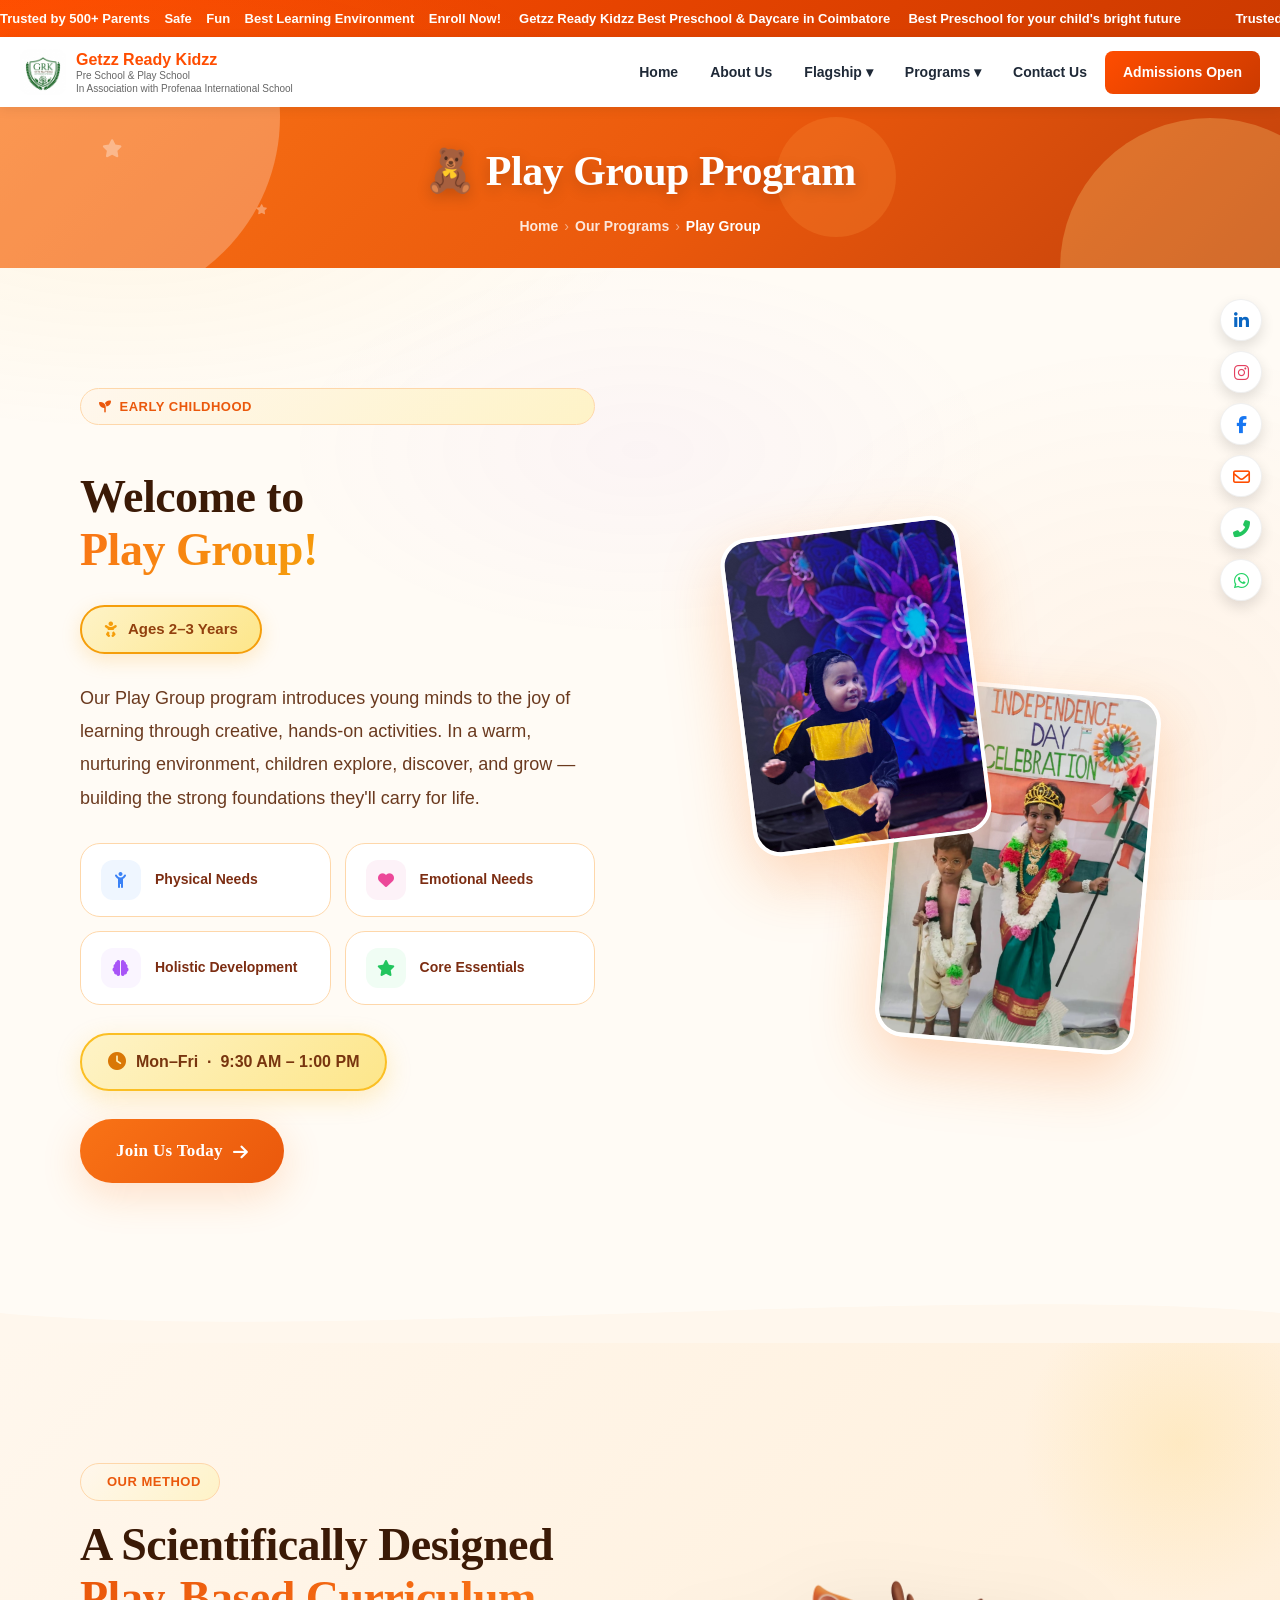
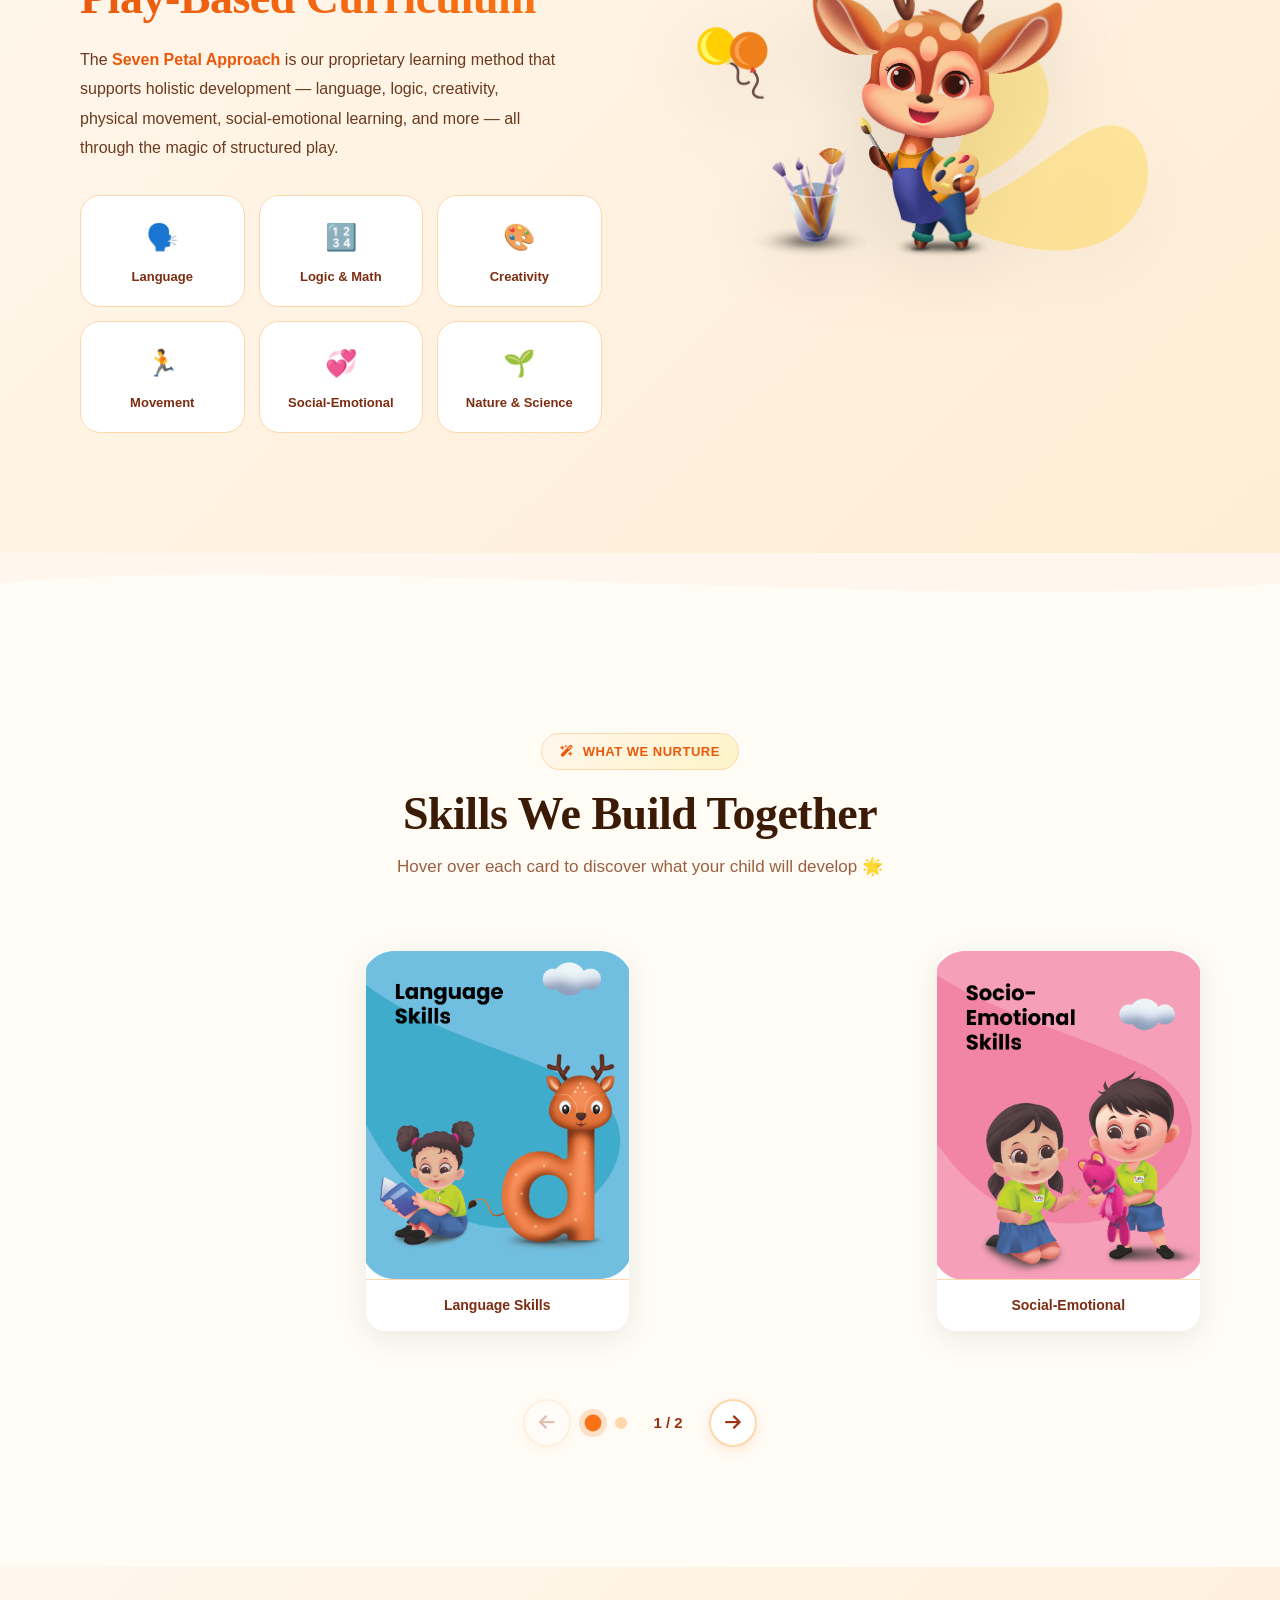
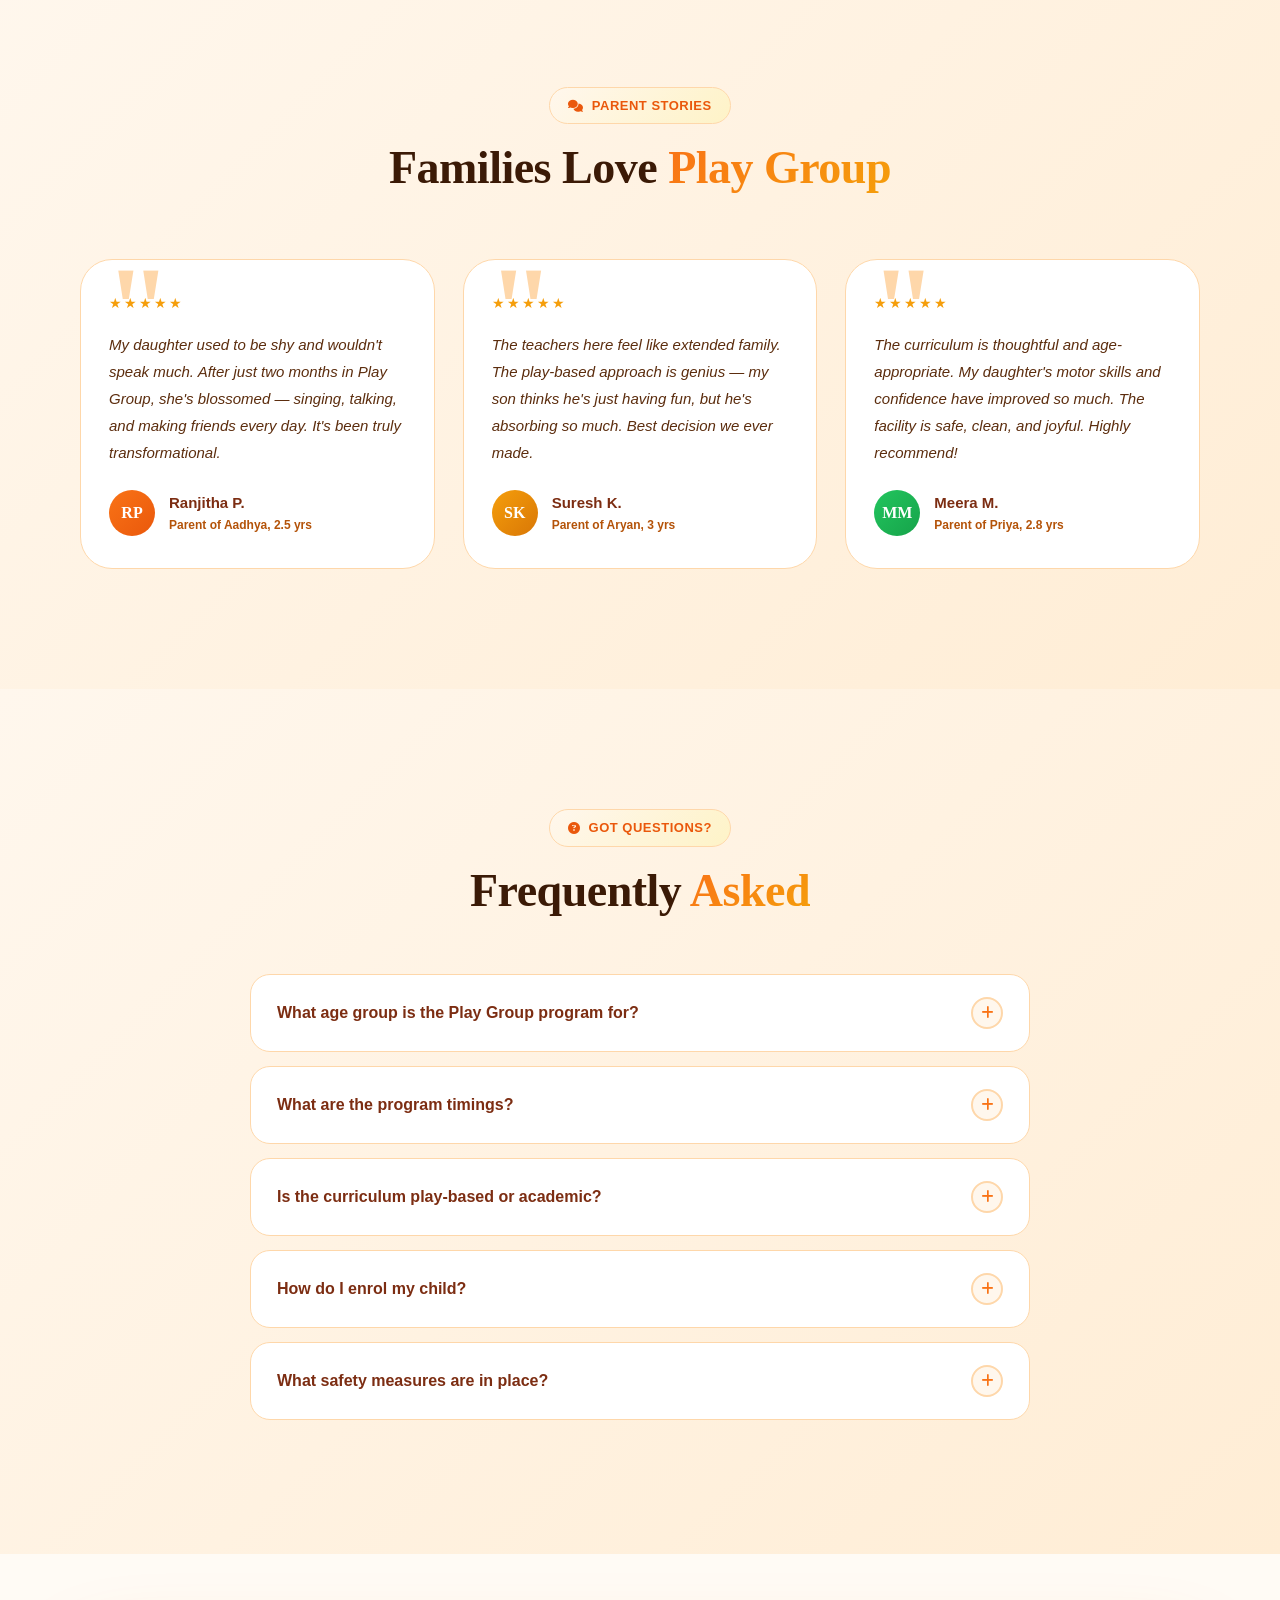
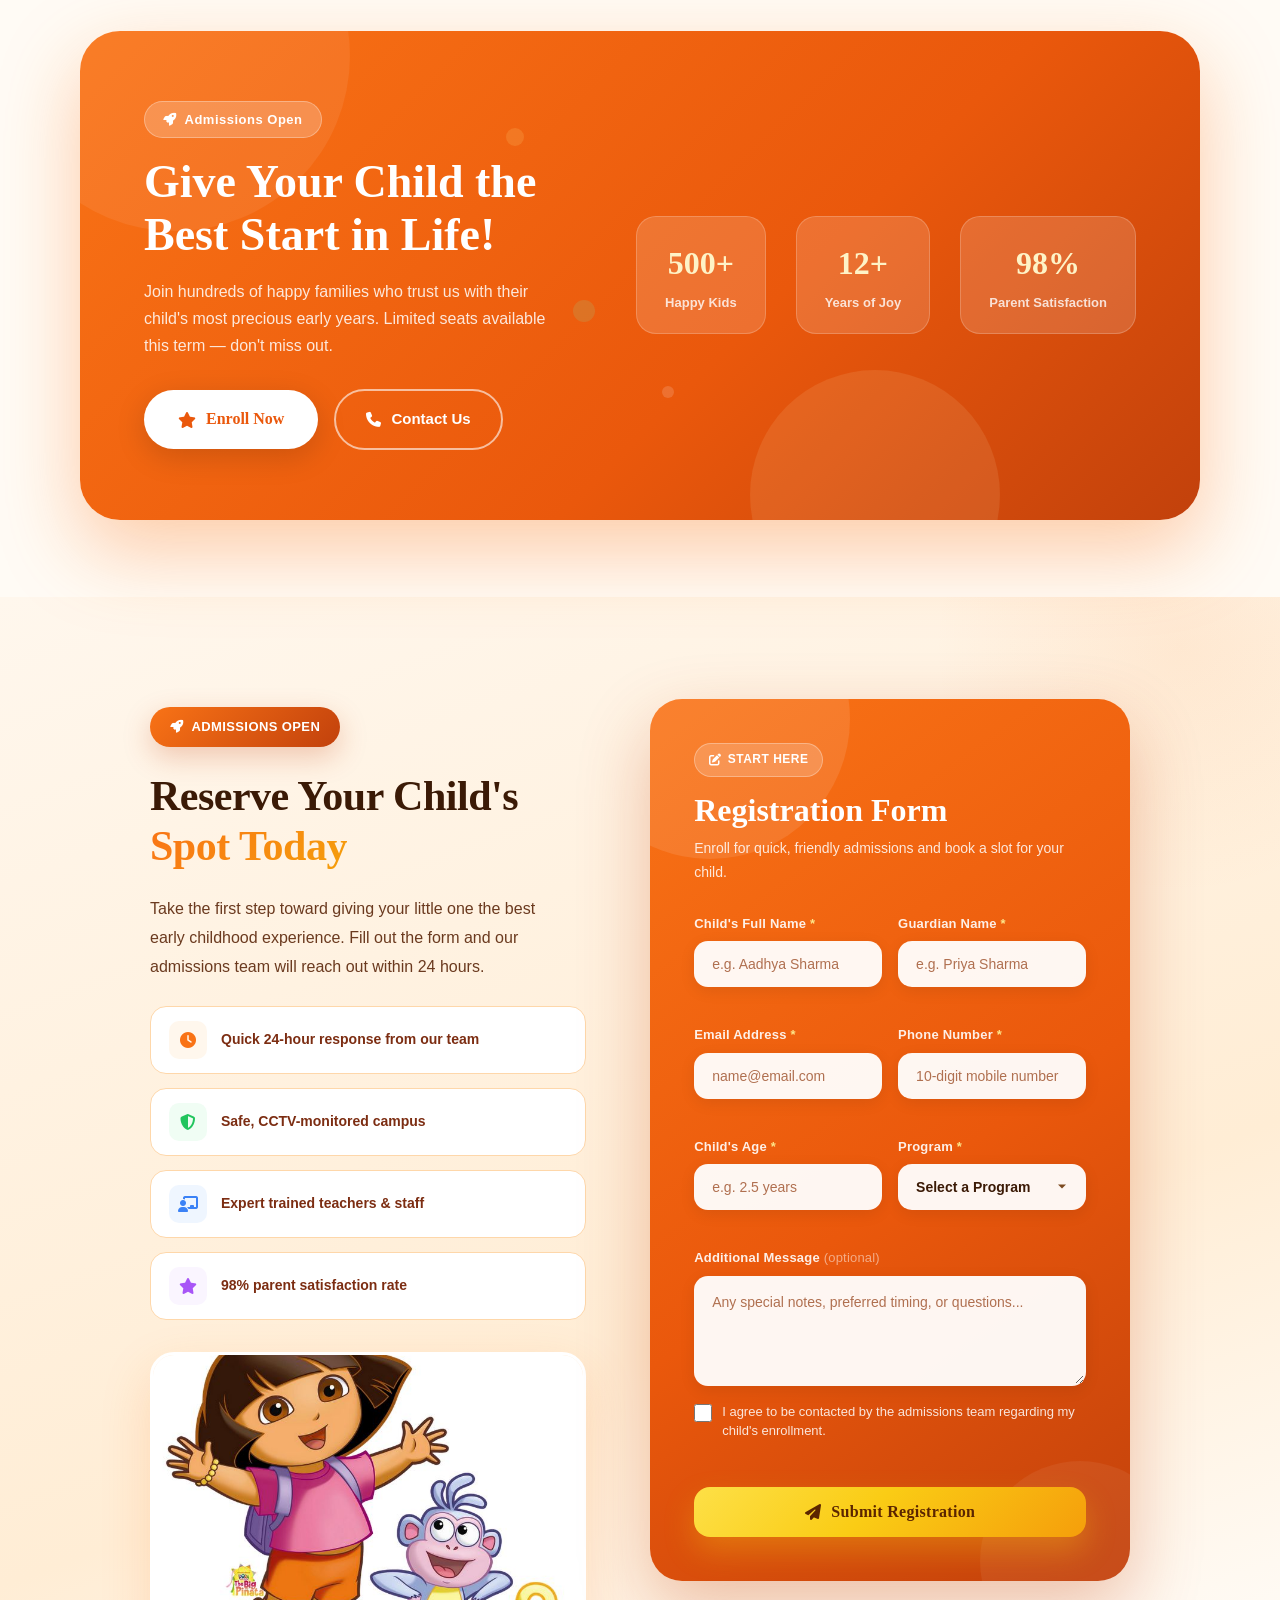
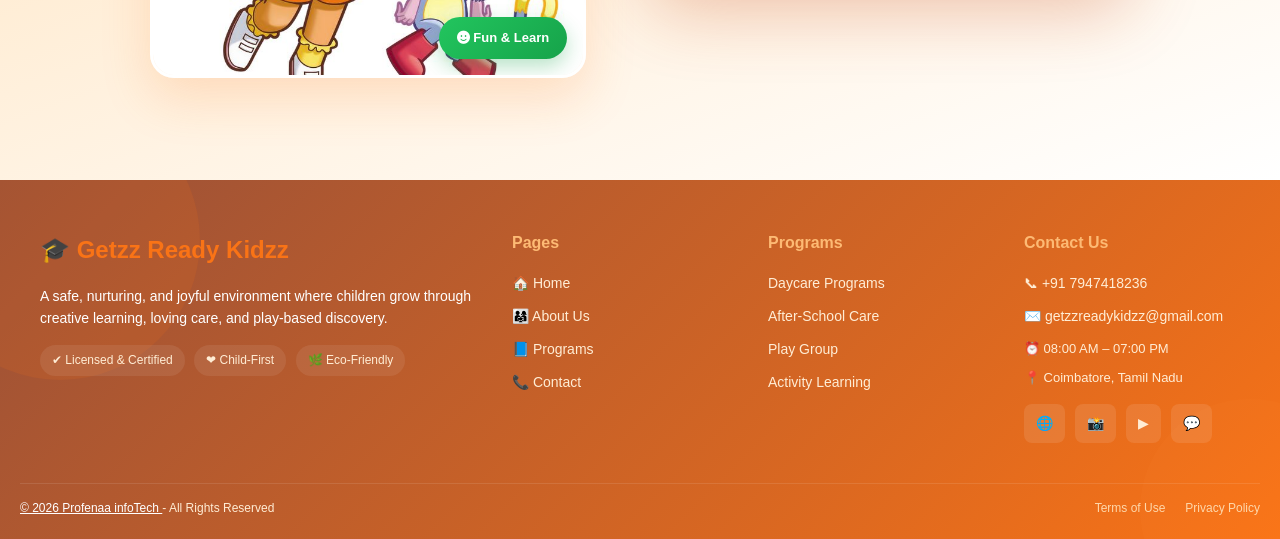
<file: playgroup.html>
<!DOCTYPE html>
<html lang="en">
<head>
<meta charset="UTF-8">
<meta name="viewport" content="width=device-width, initial-scale=1.0">
<title>Play Group — Premium Preschool Program</title>

<link rel="preconnect" href="https://fonts.googleapis.com">
<link href="https://fonts.googleapis.com/css2?family=Playfair+Display:wght@500;700;900&family=DM+Sans:wght@300;400;500;600&display=swap" rel="stylesheet">
<link rel="stylesheet" href="https://cdnjs.cloudflare.com/ajax/libs/font-awesome/6.5.0/css/all.min.css">
<link rel="stylesheet" href="style.css">
<link rel="stylesheet" href="navbar.css">

<style>
/* ===== RESET & BASE ===== */
*, *::before, *::after { margin:0; padding:0; box-sizing:border-box; }

:root {
  --orange:   #f97316;
  --orange-d: #ea580c;
  --orange-l: #fed7aa;
  --amber:    #f59e0b;
  --cream:    #fffbf5;
  --warm-50:  #fff7ed;
  --brown:    #7c2d12;
  --brown-lt: #9a3412;
  --green:    #22c55e;
  --sky:      #38bdf8;
  --purple:   #a855f7;
  --pink:     #ec4899;
  --yellow:   #fbbf24;
  --radius-sm: 12px;
  --radius:    20px;
  --radius-lg: 32px;
  --radius-xl: 48px;
  --shadow-sm: 0 4px 16px rgba(249,115,22,.12);
  --shadow:    0 12px 40px rgba(249,115,22,.2);
  --shadow-lg: 0 24px 64px rgba(249,115,22,.28);
  --font-display: 'Baloo 2', cursive;
  --font-body:    'Nunito', sans-serif;
}

html { scroll-behavior: smooth; }

body {
  font-family: var(--font-body);
  background: var(--cream);
  color: #3b1a06;
  overflow-x: hidden;
  line-height: 1.65;
}

img { max-width:100%; height:auto; display:block; }

/* ===== DECORATIVE BG BLOBS ===== */
body::before {
  content:'';
  position:fixed; inset:0;
  background:
    radial-gradient(ellipse 60% 40% at 10% 20%, rgba(251,191,36,.07) 0%, transparent 70%),
    radial-gradient(ellipse 50% 60% at 90% 80%, rgba(249,115,22,.06) 0%, transparent 70%),
    radial-gradient(ellipse 40% 30% at 50% 50%, rgba(168,85,247,.04) 0%, transparent 70%);
  pointer-events:none;
  z-index:0;
}

/* ===== HERO BANNER ===== */
.hero {
  position:relative;
  background: linear-gradient(135deg, #f97316 0%, #ea580c 55%, #c2410c 100%);
  min-height: 160px;
  display:flex;
  align-items:center;
  justify-content:center;
  overflow:hidden;
  padding: 30px 20px;
}

.hero-blob {
  position:absolute;
  border-radius:50%;
  opacity:.25;
}
.hero-blob-1 { width:380px; height:380px; background:#fff; top:-180px; left:-100px; }
.hero-blob-2 { width:300px; height:300px; background:#fde68a; bottom:-150px; right:-80px; }
.hero-blob-3 { width:120px; height:120px; background:#fb923c; top:10px; right:30%; }

/* floating stars */
.hero-star {
  position:absolute;
  color:rgba(255,255,255,.35);
  font-size:18px;
  animation: spin 8s linear infinite;
}
.hero-star:nth-child(4)  { top:20%; left:8%;  animation-duration:10s; }
.hero-star:nth-child(5)  { bottom:20%; right:12%; animation-duration:7s; font-size:14px; }
.hero-star:nth-child(6)  { top:60%; left:20%; animation-duration:12s; font-size:10px; }

@keyframes spin { from{transform:rotate(0)} to{transform:rotate(360deg)} }

.hero-inner {
  position:relative; z-index:2;
  text-align:center;
}
.hero-inner h1 {
  font-family: var(--font-display);
  font-size: clamp(28px,6vw,42px);
  font-weight:800;
  color:#fff;
  text-shadow: 0 4px 16px rgba(0,0,0,.2);
  letter-spacing:-.5px;
}
.hero-breadcrumb {
  display:flex; align-items:center; justify-content:center;
  flex-wrap:wrap; gap:6px;
  margin-top:8px;
}
.hero-breadcrumb a { color:rgba(255,255,255,.85); font-weight:600; font-size:14px; text-decoration:none; }
.hero-breadcrumb a:hover { color:#fff; }
.hero-breadcrumb span { color:rgba(255,255,255,.5); font-size:14px; }

/* ===== WRAPPER ===== */
.container {
  max-width:1240px;
  margin:auto;
  padding:0 clamp(20px,5vw,60px);
  position:relative; z-index:1;
}

/* ===== SECTION SPACER ===== */
section { padding: clamp(70px,10vw,120px) 0; }

/* ===== SECTION LABEL ===== */
.section-label {
  display:inline-flex; align-items:center; gap:8px;
  background:linear-gradient(135deg, #fff7ed, #fef3c7);
  border:1.5px solid #fed7aa;
  border-radius:50px;
  padding:7px 18px;
  font-size:13px; font-weight:700;
  color:var(--orange-d);
  letter-spacing:.5px;
  text-transform:uppercase;
  margin-bottom:18px;
}
.section-label i { font-size:12px; }

/* ===== SECTION TITLE ===== */
.section-title {
  font-family: var(--font-display);
  font-size: clamp(28px,4vw,46px);
  font-weight:800;
  line-height:1.15;
  letter-spacing:-.5px;
}
.grad-text {
  background: linear-gradient(135deg, var(--orange) 0%, var(--amber) 100%);
  -webkit-background-clip:text; -webkit-text-fill-color:transparent;
  background-clip:text;
}
.grad-text-2 {
  background: linear-gradient(135deg, var(--orange-d) 0%, var(--orange) 100%);
  -webkit-background-clip:text; -webkit-text-fill-color:transparent;
  background-clip:text;
}

/* ===== HERO PROGRAM SECTION ===== */
.program-section { padding: clamp(70px,10vw,120px) 0 clamp(50px,8vw,100px); }

.program-grid {
  display:grid;
  grid-template-columns:1fr 1fr;
  gap: clamp(50px,7vw,90px);
  align-items:center;
}

/* Left content */
.program-left { display:flex; flex-direction:column; gap:28px; }

.age-badge {
  display:inline-flex; align-items:center; gap:10px;
  background: linear-gradient(135deg, #fef3c7, #fde68a);
  border:2px solid #f59e0b;
  border-radius:50px;
  padding:10px 22px;
  font-weight:800; font-size:15px;
  color:#92400e;
  align-self:flex-start;
  box-shadow: 0 6px 20px rgba(245,158,11,.2);
}
.age-badge i { font-size:16px; color:#f59e0b; }

.program-desc {
  font-size:clamp(15px,2vw,18px);
  color:#6b3a1f;
  line-height:1.85;
}

/* Feature pills */
.features-grid {
  display:grid;
  grid-template-columns:1fr 1fr;
  gap:14px;
}

.feature-pill {
  display:flex; align-items:center; gap:14px;
  background:#fff;
  border:1.5px solid #fed7aa;
  border-radius:var(--radius);
  padding:16px 20px;
  font-weight:700; font-size:14px;
  color:#7c2d12;
  transition: all .3s ease;
  cursor:default;
}
.feature-pill:hover {
  border-color:var(--orange);
  background: linear-gradient(135deg, #fff7ed, #ffedd5);
  transform:translateY(-4px);
  box-shadow:var(--shadow-sm);
}
.pill-icon {
  width:40px; height:40px; border-radius:12px;
  display:flex; align-items:center; justify-content:center;
  font-size:16px; flex-shrink:0;
}
.pill-icon.blue   { background:#eff6ff; color:#3b82f6; }
.pill-icon.pink   { background:#fdf2f8; color:#ec4899; }
.pill-icon.green  { background:#f0fdf4; color:#22c55e; }
.pill-icon.purple { background:#faf5ff; color:#a855f7; }

/* Time box */
.time-row {
  display:flex; align-items:center; gap:16px;
  flex-wrap:wrap;
}
.time-chip {
  display:inline-flex; align-items:center; gap:10px;
  background: linear-gradient(135deg, #fef3c7, #fde68a);
  border:2px solid #fbbf24;
  border-radius:50px;
  padding:14px 26px;
  font-weight:700; font-size:16px;
  color:#78350f;
  box-shadow: 0 8px 24px rgba(251,191,36,.25);
}
.time-chip i { color:#d97706; font-size:18px; }

/* CTA Button */
.cta-btn {
  display:inline-flex; align-items:center; gap:10px;
  padding:18px 36px;
  background: linear-gradient(135deg, var(--orange), var(--orange-d));
  color:#fff;
  border-radius:50px;
  text-decoration:none;
  font-weight:800; font-size:17px;
  font-family:var(--font-display);
  letter-spacing:.3px;
  transition: all .35s ease;
  box-shadow: var(--shadow);
  position:relative; overflow:hidden;
  align-self:flex-start;
}
.cta-btn::after {
  content:'';
  position:absolute; inset:0;
  background:linear-gradient(90deg, transparent, rgba(255,255,255,.25), transparent);
  transform:translateX(-100%);
  transition:.6s;
}
.cta-btn:hover::after { transform:translateX(100%); }
.cta-btn:hover { transform:translateY(-5px); box-shadow:var(--shadow-lg); }
.cta-btn .arrow { transition:transform .3s; }
.cta-btn:hover .arrow { transform:translateX(5px); }

/* Right images */
.program-right {
  position:relative;
  height:520px;
  display:flex; align-items:center; justify-content:center;
}

.img-frame {
  position:absolute;
  border-radius:28px;
  overflow:hidden;
  box-shadow: var(--shadow-lg);
  border:4px solid #fff;
  transition: all .4s cubic-bezier(.25,.46,.45,.94);
}
.img-frame img { width:100%; height:100%; object-fit:cover; }
.img-frame:hover { transform:scale(1.06) rotate(0deg) !important; z-index:5; box-shadow:0 32px 80px rgba(249,115,22,.4); }

.img-frame-1 {
  width:240px; height:320px;
  top:0; left:10%;
  transform:rotate(-7deg);
  z-index:2;
}
.img-frame-2 {
  width:260px; height:360px;
  bottom:0; right:10%;
  transform:rotate(5deg);
  z-index:1;
}

/* Floating decoration bubbles */
.float-bubble {
  position:absolute;
  border-radius:50%;
  display:flex; align-items:center; justify-content:center;
  font-size:22px;
  animation:float 4s ease-in-out infinite;
  z-index:3;
}
.float-bubble-1 {
  width:60px; height:60px; background:#fff; box-shadow:0 8px 24px rgba(249,115,22,.2);
  top:12%; right:8%;
  animation-delay:0s;
}
.float-bubble-2 {
  width:50px; height:50px; background:#eff6ff; box-shadow:0 8px 24px rgba(59,130,246,.15);
  bottom:25%; left:2%;
  animation-delay:1.5s;
}
.float-bubble-3 {
  width:44px; height:44px; background:#fdf2f8; box-shadow:0 8px 20px rgba(236,72,153,.15);
  top:52%; right:3%;
  animation-delay:.8s;
}

@keyframes float {
  0%,100% { transform:translateY(0); }
  50%      { transform:translateY(-14px); }
}

/* ===== DIVIDER WAVE ===== */
.wave-divider {
  width:100%; overflow:hidden;
  line-height:0;
}
.wave-divider svg { display:block; }

/* ===== CURRICULUM ===== */
.curriculum-section {
  background: linear-gradient(135deg, #fff7ed 0%, #ffedd5 100%);
  position:relative; overflow:hidden;
}
.curriculum-section::before {
  content:'';
  position:absolute; top:-60px; right:-60px;
  width:320px; height:320px;
  background:radial-gradient(circle, rgba(251,191,36,.15) 0%, transparent 70%);
  border-radius:50%;
}

.curriculum-grid {
  display:grid;
  grid-template-columns:1fr 1fr;
  gap:clamp(40px,6vw,80px);
  align-items:center;
}

.petals-grid {
  display:grid;
  grid-template-columns:repeat(3,1fr);
  gap:14px;
  margin-top:32px;
}

.petal-card {
  background:#fff;
  border-radius:var(--radius);
  padding:20px 16px;
  text-align:center;
  border:1.5px solid #fed7aa;
  transition: all .3s ease;
  cursor:default;
}
.petal-card:hover {
  border-color:var(--orange);
  transform:translateY(-6px);
  box-shadow:var(--shadow-sm);
}
.petal-icon { font-size:26px; margin-bottom:10px; display:block; }
.petal-name { font-weight:700; font-size:13px; color:#7c2d12; line-height:1.3; }

.curriculum-img-wrap {
  position:relative;
  display:flex; justify-content:center;
}
.curriculum-img-wrap img {
  width:100%; max-width:460px;
  filter:drop-shadow(0 20px 40px rgba(0,0,0,.12));
  transform:scale(1.05);
}

/* ===== SKILLS SECTION ===== */
.skills-section { background:var(--cream); }

.skills-header {
  text-align:center;
  margin-bottom:clamp(40px,6vw,70px);
}
.skills-header p {
  font-size:17px; color:#9a6042;
  margin-top:12px;
}

.skills-grid {
  display:grid;
  grid-template-columns:repeat(4,1fr);
  gap:clamp(14px,2vw,22px);
  min-height:400px;
}

.skill-card {
  height:380px;
  perspective:1000px;
  opacity:0;
  animation:fadeUp .6s ease forwards;
}
.skill-card:nth-child(1){animation-delay:.05s}
.skill-card:nth-child(2){animation-delay:.12s}
.skill-card:nth-child(3){animation-delay:.19s}
.skill-card:nth-child(4){animation-delay:.26s}

@keyframes fadeUp {
  from{opacity:0;transform:translateY(30px)}
  to  {opacity:1;transform:translateY(0)}
}

.card-inner {
  width:100%; height:100%;
  transition:transform .75s cubic-bezier(.25,.46,.45,.94);
  transform-style:preserve-3d;
  position:relative;
  border-radius:var(--radius);
  cursor:pointer;
}
.skill-card:hover .card-inner { transform:rotateY(180deg); }

.card-front, .card-back {
  position:absolute; inset:0;
  backface-visibility:hidden;
  border-radius:var(--radius);
  overflow:hidden;
}

.card-front {
  background:#fff;
  box-shadow:0 8px 32px rgba(0,0,0,.08);
  display:flex; flex-direction:column;
}
.card-img {
  flex:1;
  overflow:hidden;
}
.card-img img {
  width:100%; height:100%;
  object-fit:cover;
  transition:transform .5s ease;
}
.skill-card:hover .card-img img { transform:scale(1.06); }

.card-label-bar {
  padding:14px 16px;
  background:#fff;
  font-weight:700; font-size:14px;
  color:#7c2d12;
  text-align:center;
  border-top:1.5px solid #fed7aa;
}

.card-back {
  background:linear-gradient(135deg, var(--orange) 0%, var(--orange-d) 100%);
  transform:rotateY(180deg);
  display:flex; flex-direction:column;
  align-items:center; justify-content:center;
  padding:28px 22px;
  text-align:center;
  gap:14px;
}
.card-back .back-icon { font-size:38px; }
.card-back h3 {
  font-family:var(--font-display);
  font-size:1.35rem; font-weight:800;
  color:#fff;
  line-height:1.2;
}
.card-back p { font-size:.95rem; color:rgba(255,255,255,.92); line-height:1.65; }

/* Pagination */
.pagination {
  display:flex; align-items:center; justify-content:center;
  gap:16px; margin-top:48px;
}
.pg-btn {
  width:48px; height:48px;
  border-radius:50%;
  border:2px solid #fed7aa;
  background:#fff;
  color:#9a3412; font-size:18px;
  display:flex; align-items:center; justify-content:center;
  cursor:pointer;
  transition:all .3s;
  box-shadow:0 4px 12px rgba(249,115,22,.12);
}
.pg-btn:hover:not(:disabled) {
  background:var(--orange); border-color:var(--orange); color:#fff;
  transform:translateY(-3px); box-shadow:var(--shadow);
}
.pg-btn:disabled { opacity:.3; cursor:not-allowed; }

.pg-dot {
  width:12px; height:12px;
  border-radius:50%;
  background:#fed7aa;
  border:none; cursor:pointer;
  transition:all .3s;
}
.pg-dot.active, .pg-dot:hover {
  background:var(--orange);
  transform:scale(1.4);
  box-shadow:0 0 0 4px rgba(249,115,22,.2);
}
.pg-label { font-weight:700; font-size:15px; color:#9a3412; min-width:50px; text-align:center; }

/* ===== TESTIMONIALS ===== */
.testimonials-section {
  background: linear-gradient(135deg, #fff7ed, #ffedd5);
  position:relative;
}

.testi-grid {
  display:grid;
  grid-template-columns:repeat(3,1fr);
  gap:clamp(16px,2.5vw,28px);
  margin-top:clamp(40px,6vw,64px);
}

.testi-card {
  background:#fff;
  border-radius:var(--radius-lg);
  padding:32px 28px;
  border:1.5px solid #fed7aa;
  position:relative;
  transition:all .3s ease;
  overflow:hidden;
}
.testi-card::before {
  content:'"';
  position:absolute; top:-10px; left:24px;
  font-family:var(--font-display);
  font-size:120px; line-height:1;
  color:#fed7aa;
  font-weight:800;
  pointer-events:none;
}
.testi-card:hover { transform:translateY(-8px); box-shadow:var(--shadow); border-color:var(--orange-l); }

.stars { color:#f59e0b; font-size:14px; margin-bottom:16px; letter-spacing:2px; }
.testi-text {
  font-size:15px; color:#5c2d0e; line-height:1.8;
  font-style:italic;
  position:relative; z-index:1;
  margin-bottom:24px;
}
.testi-author {
  display:flex; align-items:center; gap:14px;
}
.testi-avatar {
  width:46px; height:46px; border-radius:50%;
  display:flex; align-items:center; justify-content:center;
  font-family:var(--font-display);
  font-weight:800; font-size:16px; color:#fff;
  flex-shrink:0;
}
.av-orange { background:linear-gradient(135deg, var(--orange), var(--orange-d)); }
.av-amber  { background:linear-gradient(135deg, #f59e0b, #d97706); }
.av-green  { background:linear-gradient(135deg, #22c55e, #16a34a); }

.testi-name { font-weight:700; font-size:15px; color:#7c2d12; }
.testi-role { font-size:12px; color:#b45309; font-weight:600; }

/* ===== GALLERY ===== */
.gallery-section { background:var(--cream); }

.gallery-grid {
  display:grid;
  grid-template-columns:repeat(4,1fr);
  grid-template-rows:200px 200px;
  gap:16px;
  margin-top:clamp(36px,5vw,56px);
}

.gallery-item {
  border-radius:var(--radius);
  overflow:hidden;
  position:relative;
  cursor:pointer;
}
.gallery-item:first-child {
  grid-column:span 2;
  grid-row:span 2;
  border-radius:var(--radius-lg);
}
.gallery-item img {
  width:100%; height:100%;
  object-fit:cover;
  transition:transform .5s ease;
}
.gallery-item:hover img { transform:scale(1.08); }
.gallery-overlay {
  position:absolute; inset:0;
  background:linear-gradient(135deg, rgba(249,115,22,.7), rgba(194,65,12,.5));
  opacity:0;
  display:flex; align-items:center; justify-content:center;
  transition:opacity .3s;
}
.gallery-item:hover .gallery-overlay { opacity:1; }
.gallery-overlay i { color:#fff; font-size:28px; }

/* Gallery placeholder colors */
.gal-ph { width:100%; height:100%; display:flex; align-items:center; justify-content:center; font-size:40px; border-radius:inherit; }
.gal-1 { background:linear-gradient(135deg,#fed7aa,#fb923c); }
.gal-2 { background:linear-gradient(135deg,#dbeafe,#93c5fd); }
.gal-3 { background:linear-gradient(135deg,#dcfce7,#86efac); }
.gal-4 { background:linear-gradient(135deg,#fce7f3,#f9a8d4); }
.gal-5 { background:linear-gradient(135deg,#fef9c3,#fde047); }

/* ===== FAQ ===== */
.faq-section {
  background:linear-gradient(135deg, #fff7ed, #ffedd5);
}

.faq-container {
  max-width:780px; margin:0 auto;
  margin-top:clamp(36px,5vw,56px);
}

.faq-item {
  background:#fff;
  border-radius:var(--radius);
  margin-bottom:14px;
  border:1.5px solid #fed7aa;
  overflow:hidden;
  transition: box-shadow .3s;
}
.faq-item.open { box-shadow:var(--shadow-sm); border-color:var(--orange); }

.faq-q {
  display:flex; align-items:center; justify-content:space-between;
  padding:22px 26px;
  cursor:pointer;
  font-weight:700; font-size:16px; color:#7c2d12;
  gap:14px;
  user-select:none;
  transition:background .2s;
}
.faq-q:hover { background:#fff7ed; }

.faq-icon {
  width:32px; height:32px; border-radius:50%;
  background:#fff7ed; border:2px solid #fed7aa;
  display:flex; align-items:center; justify-content:center;
  color:var(--orange); font-size:14px; flex-shrink:0;
  transition:all .3s;
}
.faq-item.open .faq-icon { background:var(--orange); border-color:var(--orange); color:#fff; transform:rotate(45deg); }

.faq-a {
  max-height:0; overflow:hidden;
  transition:max-height .4s ease;
  font-size:15px; color:#6b3a1f; line-height:1.8;
}
.faq-item.open .faq-a { max-height:300px; }
.faq-a-inner { padding:0 26px 22px; }

/* ===== ENROLL BANNER ===== */
.enroll-section {
  background:var(--cream);
  padding: clamp(40px,6vw,80px) 0;
}

.enroll-banner {
  background:linear-gradient(135deg, #f97316 0%, #ea580c 60%, #c2410c 100%);
  border-radius:40px;
  padding:clamp(40px,6vw,70px) clamp(30px,5vw,70px);
  position:relative;
  overflow:hidden;
  display:flex;
  align-items:center;
  justify-content:space-between;
  gap:30px;
  box-shadow:0 30px 80px rgba(249,115,22,.35);
}

/* decorative shapes */
.enroll-banner::before {
  content:'';
  position:absolute;
  width:350px; height:350px;
  background:rgba(255,255,255,.07);
  border-radius:50%;
  top:-150px; left:-80px;
}
.enroll-banner::after {
  content:'';
  position:absolute;
  width:250px; height:250px;
  background:rgba(254,243,199,.1);
  border-radius:50%;
  bottom:-100px; right:200px;
}

.enroll-dots {
  position:absolute;
  inset:0; pointer-events:none;
}
.enroll-dot {
  position:absolute;
  border-radius:50%;
  opacity:.15;
}
.enroll-dot-1 { width:18px;height:18px; background:#fde68a; top:20%; left:38%; }
.enroll-dot-2 { width:12px;height:12px; background:#fff; bottom:25%; left:52%; }
.enroll-dot-3 { width:22px;height:22px; background:#86efac; top:55%; left:44%; }

.enroll-left { position:relative; z-index:2; }
.enroll-tag {
  display:inline-flex; align-items:center; gap:8px;
  background:rgba(255,255,255,.2);
  border:1px solid rgba(255,255,255,.3);
  border-radius:50px;
  padding:7px 18px;
  font-size:13px; font-weight:700;
  color:#fff; letter-spacing:.5px;
  margin-bottom:18px;
}
.enroll-left h2 {
  font-family:var(--font-display);
  font-size:clamp(26px,4vw,46px);
  font-weight:800;
  color:#fff;
  line-height:1.15;
  margin-bottom:16px;
}
.enroll-left p {
  font-size:16px; color:rgba(255,255,255,.85);
  max-width:420px; line-height:1.7;
  margin-bottom:30px;
}

.enroll-btns { display:flex; align-items:center; gap:16px; flex-wrap:wrap; }

.btn-white {
  display:inline-flex; align-items:center; gap:10px;
  padding:16px 34px;
  background:#fff;
  color:var(--orange-d);
  border-radius:50px;
  text-decoration:none;
  font-weight:800; font-size:16px;
  font-family:var(--font-display);
  transition:all .3s;
  box-shadow:0 8px 30px rgba(0,0,0,.15);
}
.btn-white:hover { transform:translateY(-4px); box-shadow:0 20px 50px rgba(0,0,0,.2); }

.btn-outline-white {
  display:inline-flex; align-items:center; gap:10px;
  padding:16px 30px;
  background:transparent;
  color:#fff;
  border:2px solid rgba(255,255,255,.6);
  border-radius:50px;
  text-decoration:none;
  font-weight:700; font-size:15px;
  transition:all .3s;
}
.btn-outline-white:hover {
  background:rgba(255,255,255,.15);
  border-color:#fff;
}

.enroll-right {
  position:relative; z-index:2;
  flex-shrink:0;
}

/* Stats strip inside banner */
.enroll-stats {
  display:flex; gap:30px; flex-wrap:wrap;
}
.enroll-stat {
  text-align:center;
  background:rgba(255,255,255,.15);
  border:1px solid rgba(255,255,255,.2);
  border-radius:20px;
  padding:20px 28px;
}
.enroll-stat .num {
  font-family:var(--font-display);
  font-size:32px; font-weight:800;
  color:#fef3c7;
  display:block;
}
.enroll-stat .lbl { font-size:13px; color:rgba(255,255,255,.8); font-weight:600; margin-top:2px; }

/* ===== RESPONSIVE ===== */
@media(max-width:1024px) {
  .program-grid      { grid-template-columns:1fr; }
  .program-right     { order:-1; height:380px; }
  .img-frame-1       { width:180px; height:240px; left:15%; top:10px; }
  .img-frame-2       { width:200px; height:280px; right:15%; bottom:10px; }
  .curriculum-grid   { grid-template-columns:1fr; text-align:center; }
  .curriculum-grid .curriculum-left { order:1; }
  .curriculum-grid .curriculum-img-wrap { order:-1; }
  .petals-grid       { grid-template-columns:repeat(4,1fr); }
  .testi-grid        { grid-template-columns:1fr; max-width:520px; margin-inline:auto; }
  .gallery-grid      { grid-template-columns:repeat(2,1fr); grid-template-rows:repeat(3,180px); }
  .gallery-item:first-child { grid-column:span 2; grid-row:span 1; }
  .enroll-banner     { flex-direction:column; text-align:center; }
  .enroll-btns       { justify-content:center; }
  .enroll-stats      { justify-content:center; }
}

@media(max-width:768px) {
  .features-grid    { grid-template-columns:1fr; }
  .skills-grid      { grid-template-columns: 1fr; }
  .petals-grid      { grid-template-columns:repeat(3,1fr); }
  .gallery-grid     { grid-template-columns:1fr 1fr; grid-template-rows:repeat(4,150px); }
  .gallery-item:first-child { grid-column:1 / -1; grid-row:span 2; }
  .enroll-banner    { border-radius:28px; }
}

@media(max-width:480px) {
  .program-right    { height:320px; }
  .img-frame-1      { width:150px; height:200px; left:5%; }
  .img-frame-2      { width:165px; height:230px; right:5%; }
  .skills-grid      { grid-template-columns:1fr; }
  .petals-grid      { grid-template-columns:repeat(2,1fr); }
  .section-title    { font-size:clamp(24px,7vw,34px); }
  .enroll-stats     { gap:12px; }
  .enroll-stat      { padding:14px 18px; }
  .enroll-stat .num { font-size:24px; }
}
.register-section {
  padding: clamp(60px,8vw,110px) 0;
  background: linear-gradient(160deg, #fff7ed 0%, #ffedd5 60%, #fff 100%);
  position: relative;
  overflow: hidden;
}
 
.register-section::before {
  content: '';
  position: absolute;
  width: 500px; height: 500px;
  border-radius: 50%;
  background: radial-gradient(circle, rgba(249,115,22,.08) 0%, transparent 70%);
  top: -200px; right: -150px;
  pointer-events: none;
}
 
.reg-wrap {
  max-width: 1100px;
  margin: 0 auto;
  display: grid;
  grid-template-columns: 1fr 1.1fr;
  gap: clamp(32px, 5vw, 64px);
  align-items: start;
  padding: 0 clamp(20px, 5vw, 60px);
}
 
/* ── LEFT SIDE ── */
.reg-left {
  display: flex;
  flex-direction: column;
  gap: 24px;
  padding-top: 8px;
}
 
.reg-left-badge {
  display: inline-flex;
  align-items: center;
  gap: 8px;
  background: linear-gradient(135deg, #f97316, #c2410c);
  color: #fff;
  padding: 9px 20px;
  border-radius: 50px;
  font-size: 13px;
  font-weight: 700;
  letter-spacing: .4px;
  text-transform: uppercase;
  width: fit-content;
  box-shadow: 0 10px 28px rgba(194,65,12,.25);
}
 
.reg-left h2 {
  font-family: var(--font-display);
  font-size: clamp(28px, 3.5vw, 42px);
  font-weight: 800;
  color: #3b1a06;
  line-height: 1.2;
  letter-spacing: -.5px;
}
 
.reg-left p {
  font-size: 16px;
  color: #6b3a1f;
  line-height: 1.8;
  max-width: 400px;
}
 
.reg-highlights {
  display: flex;
  flex-direction: column;
  gap: 14px;
}
 
.reg-highlight-item {
  display: flex;
  align-items: center;
  gap: 14px;
  background: #fff;
  border: 1.5px solid #fed7aa;
  border-radius: 16px;
  padding: 14px 18px;
  font-size: 14px;
  font-weight: 700;
  color: #7c2d12;
  transition: all .3s;
}
 
.reg-highlight-item:hover {
  border-color: var(--orange);
  transform: translateX(6px);
  box-shadow: 0 4px 16px rgba(249,115,22,.12);
}
 
.reg-hi-icon {
  width: 38px; height: 38px;
  border-radius: 10px;
  display: flex; align-items: center; justify-content: center;
  font-size: 16px;
  flex-shrink: 0;
}
.rhi-orange { background: #fff7ed; color: var(--orange); }
.rhi-green  { background: #f0fdf4; color: #22c55e; }
.rhi-blue   { background: #eff6ff; color: #3b82f6; }
.rhi-purple { background: #faf5ff; color: #a855f7; }
 
.reg-image-wrap {
  position: relative;
  border-radius: 24px;
  overflow: hidden;
  box-shadow: 0 20px 50px rgba(249,115,22,.18);
  border: 3px solid #fff;
  margin-top: 8px;
  
  
}
 
.reg-image-wrap img {
  width: 100%;
  aspect-ratio: 16/9;
  object-fit: cover;
  display: block;
  height: 320px;
}
 
.reg-image-badge {
  position: absolute;
  bottom: 16px;
  right: 16px;
  background: linear-gradient(135deg, #22c55e, #16a34a);
  color: #fff;
  padding: 10px 18px;
  border-radius: 50px;
  font-size: 13px;
  font-weight: 700;
  box-shadow: 0 8px 20px rgba(22,163,74,.3);
  
}
 
/* ── RIGHT: FORM CARD ── */
.reg-form-card {
  background: linear-gradient(145deg, #f97316 0%, #ea580c 55%, #c2410c 100%);
  border-radius: 32px;
  padding: clamp(28px, 4vw, 44px);
  box-shadow: 0 28px 70px rgba(194,65,12,.3);
  position: relative;
  overflow: hidden;
}
 
.reg-form-card::before {
  content: '';
  position: absolute;
  width: 280px; height: 280px;
  border-radius: 50%;
  background: rgba(255,255,255,.1);
  top: -120px; left: -80px;
  pointer-events: none;
}
 
.reg-form-card::after {
  content: '';
  position: absolute;
  width: 200px; height: 200px;
  border-radius: 50%;
  background: rgba(255,255,255,.06);
  bottom: -80px; right: -50px;
  pointer-events: none;
}
 
.form-header {
  position: relative;
  z-index: 2;
  margin-bottom: 28px;
}
 
.form-kicker {
  display: inline-flex;
  align-items: center;
  gap: 6px;
  background: rgba(255,255,255,.18);
  border: 1px solid rgba(255,255,255,.3);
  color: #fff;
  padding: 6px 14px;
  border-radius: 50px;
  font-size: 12px;
  font-weight: 700;
  letter-spacing: .5px;
  text-transform: uppercase;
  margin-bottom: 14px;
}
 
.form-header h2 {
  font-family: var(--font-display);
  font-size: clamp(22px, 3vw, 32px);
  font-weight: 800;
  color: #fff;
  line-height: 1.2;
  margin-bottom: 8px;
}
 
.form-header p {
  font-size: 14px;
  color: rgba(255,255,255,.85);
  line-height: 1.7;
}
 
/* Form grid */
.form-body {
  position: relative;
  z-index: 2;
  display: flex;
  flex-direction: column;
  gap: 16px;
}
 
.form-row {
  display: grid;
  grid-template-columns: 1fr 1fr;
  gap: 16px;
}
 
.form-field {
  display: flex;
  flex-direction: column;
  gap: 7px;
}
 
.form-field.full {
  grid-column: 1 / -1;
}
 
.form-field label {
  font-size: 13px;
  font-weight: 700;
  color: rgba(255,255,255,.9);
  letter-spacing: .2px;
}
 
/* Inputs */
.form-field input,
.form-field select,
.form-field textarea {
  width: 100%;
  padding: 13px 16px;
  border-radius: 14px;
  border: 2px solid transparent;
  background: rgba(255,255,255,.95);
  color: #3b1a06;
  font-family: var(--font-body);
  font-size: 14px;
  font-weight: 600;
  outline: none;
  transition: all .25s ease;
  box-shadow: 0 4px 16px rgba(0,0,0,.08);
}
 
.form-field input::placeholder,
.form-field textarea::placeholder {
  color: #b07050;
  font-weight: 400;
}
 
.form-field input:focus,
.form-field select:focus,
.form-field textarea:focus {
  border-color: #fbbf24;
  background: #fff;
  box-shadow: 0 0 0 4px rgba(251,191,36,.25), 0 4px 16px rgba(0,0,0,.08);
  transform: translateY(-1px);
}
 
/* Select arrow */
.form-field select {
  appearance: none;
  -webkit-appearance: none;
  cursor: pointer;
  background-image: url("data:image/svg+xml;utf8,<svg fill='%237c4a20' height='18' viewBox='0 0 20 20' width='18' xmlns='http://www.w3.org/2000/svg'><path d='M5 7l5 5 5-5H5z'/></svg>");
  background-repeat: no-repeat;
  background-position: right 14px center;
  background-size: 16px;
  padding-right: 40px;
}
 
/* Textarea */
.form-field textarea {
  min-height: 110px;
  resize: vertical;
  line-height: 1.6;
}
 
/* Validation states */
.form-field input.is-error,
.form-field select.is-error,
.form-field textarea.is-error {
  border-color: #ff6b6b !important;
  background: #fff5f5;
}
 
.form-field input.is-ok,
.form-field select.is-ok,
.form-field textarea.is-ok {
  border-color: #4ade80 !important;
}
 
.field-error {
  font-size: 12px;
  color: #ffe4e4;
  font-weight: 600;
  min-height: 16px;
  display: block;
  margin-top: -2px;
}
 
/* Checkbox */
.form-check {
  display: flex;
  align-items: flex-start;
  gap: 10px;
  cursor: pointer;
}
 
.form-check input[type="checkbox"] {
  width: 18px;
  height: 18px;
  border-radius: 6px;
  accent-color: #fbbf24;
  flex-shrink: 0;
  margin-top: 2px;
  cursor: pointer;
  box-shadow: none;
  padding: 0;
  border: none;
  transform: none;
}
 
.form-check input[type="checkbox"]:focus {
  border: none;
  box-shadow: none;
  transform: none;
}
 
.form-check span {
  font-size: 13px;
  color: rgba(255,255,255,.85);
  line-height: 1.5;
  font-weight: 500;
}
 
/* Submit */
.submit-btn {
  width: 100%;
  padding: 16px;
  border: none;
  border-radius: 16px;
  background: linear-gradient(135deg, #fde047 0%, #facc15 45%, #f59e0b 100%);
  color: #5b2500;
  font-family: var(--font-display);
  font-weight: 800;
  font-size: 16px;
  cursor: pointer;
  box-shadow: 0 14px 30px rgba(250,204,21,.3);
  transition: all .25s ease;
  display: flex;
  align-items: center;
  justify-content: center;
  gap: 10px;
  letter-spacing: .3px;
}
 
.submit-btn:hover {
  transform: translateY(-3px);
  box-shadow: 0 20px 40px rgba(250,204,21,.4);
}
 
.submit-btn:active {
  transform: translateY(0);
}
 
/* Success toast */
.form-success {
  display: none;
  text-align: center;
  padding: 32px 20px;
  position: relative;
  z-index: 2;
}
 
.form-success .success-icon {
  width: 64px; height: 64px;
  border-radius: 50%;
  background: rgba(255,255,255,.2);
  display: flex; align-items: center; justify-content: center;
  font-size: 28px;
  margin: 0 auto 16px;
}
 
.form-success h3 {
  font-family: var(--font-display);
  font-size: 22px;
  font-weight: 800;
  color: #fff;
  margin-bottom: 8px;
}
 
.form-success p {
  font-size: 15px;
  color: rgba(255,255,255,.85);
  line-height: 1.6;
}
 
/* ── RESPONSIVE ── */
@media (max-width: 900px) {
  .reg-wrap {
    grid-template-columns: 1fr;
  }
  .reg-left {
    order: 2;
  }
  .reg-form-card {
    order: 1;
  }
}
 
@media (max-width: 560px) {
  .form-row {
    grid-template-columns: 1fr;
  }
  .reg-form-card {
    border-radius: 24px;
    padding: 24px 20px;
  }
}
</style>
</head>
<body>


  <!-- NAVBAR (injected by loader.js) -->
  <div id="navbar"></div>

<!-- ===== HERO ===== -->
<header class="hero">
  <div class="hero-blob hero-blob-1"></div>
  <div class="hero-blob hero-blob-2"></div>
  <div class="hero-blob hero-blob-3"></div>
  <i class="hero-star fa-solid fa-star"></i>
  <i class="hero-star fa-solid fa-sparkles"></i>
  <i class="hero-star fa-solid fa-star"></i>
  <div class="hero-inner">
    <h1>🧸 Play Group Program</h1>
    <nav class="hero-breadcrumb">
      <a href="#">Home</a>
      <span>›</span>
      <a href="#">Our Programs</a>
      <span>›</span>
      <span style="color:#fff;font-weight:700">Play Group</span>
    </nav>
  </div>
</header>

<!-- ===== PROGRAM OVERVIEW ===== -->
<section class="program-section">
  <div class="container">
    <div class="program-grid">

      <!-- LEFT -->
      <div class="program-left">
        <div class="section-label"><i class="fa-solid fa-seedling"></i> Early Childhood</div>

        <h2 class="section-title">
          Welcome to<br>
          <span class="grad-text">Play Group!</span>
        </h2>

        <div class="age-badge">
          <i class="fa-solid fa-baby"></i>
          Ages 2–3 Years
        </div>

        <p class="program-desc">
          Our Play Group program introduces young minds to the joy of learning through
          creative, hands-on activities. In a warm, nurturing environment, children explore,
          discover, and grow — building the strong foundations they'll carry for life.
        </p>

        <div class="features-grid">
          <div class="feature-pill">
            <div class="pill-icon blue"><i class="fa-solid fa-child-reaching"></i></div>
            Physical Needs
          </div>
          <div class="feature-pill">
            <div class="pill-icon pink"><i class="fa-solid fa-heart"></i></div>
            Emotional Needs
          </div>
          <div class="feature-pill">
            <div class="pill-icon purple"><i class="fa-solid fa-brain"></i></div>
            Holistic Development
          </div>
          <div class="feature-pill">
            <div class="pill-icon green"><i class="fa-solid fa-star"></i></div>
            Core Essentials
          </div>
        </div>

        <div class="time-row">
          <div class="time-chip">
            <i class="fa-solid fa-clock"></i>
            Mon–Fri &nbsp;·&nbsp; 9:30 AM – 1:00 PM
          </div>
        </div>

        <a href="#" class="cta-btn">
          Join Us Today
          <i class="fa-solid fa-arrow-right arrow"></i>
        </a>
      </div>

      <!-- RIGHT -->
      <div class="program-right">
        <div class="img-frame img-frame-1">
          <!-- Replace src with your actual image -->
<img src="assets/kid.png.jpeg" alt="">
        </div>
        <div class="img-frame img-frame-2">
          <!-- Replace src with your actual image -->
          <img src="assets/prog.jpg.jpeg" alt="">

      </div>

    </div>
  </div>
</section>

<!-- WAVE -->
<div class="wave-divider">
  <svg viewBox="0 0 1440 60" xmlns="http://www.w3.org/2000/svg" preserveAspectRatio="none" style="width:100%;height:60px;">
    <path d="M0,30 C360,60 1080,0 1440,30 L1440,60 L0,60 Z" fill="#fff7ed"/>
  </svg>
</div>

<!-- ===== CURRICULUM ===== -->
<section class="curriculum-section">
  <div class="container">
    <div class="curriculum-grid">

      <div>
        <div class="section-label"><i class="fa-solid fa-flower"></i> Our Method</div>
        <h2 class="section-title">
          A Scientifically Designed<br>
          <span class="grad-text-2">Play-Based Curriculum</span>
        </h2>
        <p style="color:#6b3a1f;font-size:16px;line-height:1.85;margin-top:20px;max-width:480px;">
          The <strong style="color:var(--orange-d)">Seven Petal Approach</strong> is our proprietary learning method that supports
          holistic development — language, logic, creativity, physical movement,
          social-emotional learning, and more — all through the magic of structured play.
        </p>

        <div class="petals-grid">
          <div class="petal-card">
            <span class="petal-icon">🗣️</span>
            <div class="petal-name">Language</div>
          </div>
          <div class="petal-card">
            <span class="petal-icon">🔢</span>
            <div class="petal-name">Logic & Math</div>
          </div>
          <div class="petal-card">
            <span class="petal-icon">🎨</span>
            <div class="petal-name">Creativity</div>
          </div>
          <div class="petal-card">
            <span class="petal-icon">🏃</span>
            <div class="petal-name">Movement</div>
          </div>
          <div class="petal-card">
            <span class="petal-icon">💞</span>
            <div class="petal-name">Social-Emotional</div>
          </div>
          <div class="petal-card">
            <span class="petal-icon">🌱</span>
            <div class="petal-name">Nature & Science</div>
          </div>
        </div>
      </div>

      <div class="curriculum-img-wrap">
        <!-- Replace with actual: <img src="assets/homeimage.png" alt="Seven Petal Curriculum"> -->
        <img src="assets/homeimage.png" alt="kids learning">
      </div>

    </div>
  </div>
</section>

<!-- WAVE -->
<div class="wave-divider">
  <svg viewBox="0 0 1440 60" xmlns="http://www.w3.org/2000/svg" preserveAspectRatio="none" style="width:100%;height:60px;transform:scaleY(-1)">
    <path d="M0,30 C360,60 1080,0 1440,30 L1440,60 L0,60 Z" fill="#fff7ed"/>
  </svg>
</div>

<!-- ===== SKILLS ===== -->
<section class="skills-section">
  <div class="container">
    <div class="skills-header">
      <div class="section-label" style="margin:0 auto 18px;"><i class="fa-solid fa-wand-magic-sparkles"></i> What We Nurture</div>
      <h2 class="section-title">Skills We Build Together</h2>
      <p>Hover over each card to discover what your child will develop 🌟</p>
    </div>

    <div class="skills-grid" id="skillsGrid"></div>

    <div class="pagination">
      <button class="pg-btn" id="prevBtn"><i class="fa-solid fa-arrow-left"></i></button>
      <button class="pg-dot" id="dot0" onclick="goTo(0)"></button>
      <button class="pg-dot" id="dot1" onclick="goTo(1)"></button>
      <span class="pg-label" id="pgLabel">1 / 2</span>
      <button class="pg-btn" id="nextBtn"><i class="fa-solid fa-arrow-right"></i></button>
    </div>
  </div>
</section>

<!-- ===== TESTIMONIALS ===== -->
<section class="testimonials-section">
  <div class="container">
    <div style="text-align:center">
      <div class="section-label" style="margin:0 auto 18px;"><i class="fa-solid fa-comments"></i> Parent Stories</div>
      <h2 class="section-title">Families Love <span class="grad-text">Play Group</span></h2>
    </div>

    <div class="testi-grid">
      <div class="testi-card">
        <div class="stars">★★★★★</div>
        <p class="testi-text">My daughter used to be shy and wouldn't speak much. After just two months in Play Group, she's blossomed — singing, talking, and making friends every day. It's been truly transformational.</p>
        <div class="testi-author">
          <div class="testi-avatar av-orange">RP</div>
          <div>
            <div class="testi-name">Ranjitha P.</div>
            <div class="testi-role">Parent of Aadhya, 2.5 yrs</div>
          </div>
        </div>
      </div>

      <div class="testi-card">
        <div class="stars">★★★★★</div>
        <p class="testi-text">The teachers here feel like extended family. The play-based approach is genius — my son thinks he's just having fun, but he's absorbing so much. Best decision we ever made.</p>
        <div class="testi-author">
          <div class="testi-avatar av-amber">SK</div>
          <div>
            <div class="testi-name">Suresh K.</div>
            <div class="testi-role">Parent of Aryan, 3 yrs</div>
          </div>
        </div>
      </div>

      <div class="testi-card">
        <div class="stars">★★★★★</div>
        <p class="testi-text">The curriculum is thoughtful and age-appropriate. My daughter's motor skills and confidence have improved so much. The facility is safe, clean, and joyful. Highly recommend!</p>
        <div class="testi-author">
          <div class="testi-avatar av-green">MM</div>
          <div>
            <div class="testi-name">Meera M.</div>
            <div class="testi-role">Parent of Priya, 2.8 yrs</div>
          </div>
        </div>
      </div>
    </div>
  </div>
</section>

<!-- ===== GALLERY ===== -->


<!-- ===== FAQ ===== -->
<section class="faq-section">
  <div class="container">
    <div style="text-align:center">
      <div class="section-label" style="margin:0 auto 18px;"><i class="fa-solid fa-circle-question"></i> Got Questions?</div>
      <h2 class="section-title">Frequently <span class="grad-text">Asked</span></h2>
    </div>

    <div class="faq-container" id="faqContainer">

      <div class="faq-item">
        <div class="faq-q">
          What age group is the Play Group program for?
          <div class="faq-icon"><i class="fa-solid fa-plus"></i></div>
        </div>
        <div class="faq-a">
          <div class="faq-a-inner">Our Play Group is designed specifically for children aged 2 to 3 years. This is a crucial developmental window and our program is carefully tailored to match their cognitive, social, and physical milestones.</div>
        </div>
      </div>

      <div class="faq-item">
        <div class="faq-q">
          What are the program timings?
          <div class="faq-icon"><i class="fa-solid fa-plus"></i></div>
        </div>
        <div class="faq-a">
          <div class="faq-a-inner">Classes run Monday through Friday from 9:30 AM to 1:00 PM. This half-day schedule is ideal for young children, giving them quality learning time without overexertion. Extended care options may also be available — contact us to find out more.</div>
        </div>
      </div>

      <div class="faq-item">
        <div class="faq-q">
          Is the curriculum play-based or academic?
          <div class="faq-icon"><i class="fa-solid fa-plus"></i></div>
        </div>
        <div class="faq-a">
          <div class="faq-a-inner">Both! Our proprietary Seven Petal Approach is rooted in scientifically backed play-based learning. Children develop essential cognitive, language, motor, and social-emotional skills through structured play — so they learn deeply while having the time of their lives.</div>
        </div>
      </div>

      <div class="faq-item">
        <div class="faq-q">
          How do I enrol my child?
          <div class="faq-icon"><i class="fa-solid fa-plus"></i></div>
        </div>
        <div class="faq-a">
          <div class="faq-a-inner">Simply click "Enroll Now" below, fill in the short form, and our admissions team will reach out within 24 hours to schedule a visit and walk you through the next steps. Seats are limited each term, so early registration is encouraged!</div>
        </div>
      </div>

      <div class="faq-item">
        <div class="faq-q">
          What safety measures are in place?
          <div class="faq-icon"><i class="fa-solid fa-plus"></i></div>
        </div>
        <div class="faq-a">
          <div class="faq-a-inner">Child safety is our absolute top priority. We maintain CCTV monitoring throughout the premises, secure gated entry, trained staff with first-aid certification, strict drop-off & pick-up protocols, allergen-aware snack policies, and regularly sanitised learning spaces.</div>
        </div>
      </div>

    </div>
  </div>
</section>

<!-- ===== ENROLL BANNER ===== -->
<section class="enroll-section">
  <div class="container">
    <div class="enroll-banner">
      <div class="enroll-dots">
        <div class="enroll-dot enroll-dot-1"></div>
        <div class="enroll-dot enroll-dot-2"></div>
        <div class="enroll-dot enroll-dot-3"></div>
      </div>

      <div class="enroll-left">
        <div class="enroll-tag"><i class="fa-solid fa-rocket"></i> Admissions Open</div>
        <h2>Give Your Child the<br>Best Start in Life!</h2>
        <p>Join hundreds of happy families who trust us with their child's most precious early years. Limited seats available this term — don't miss out.</p>
        <div class="enroll-btns">
          <a href="contactus.html" class="btn-white">
            <i class="fa-solid fa-star"></i>
            Enroll Now
          </a>
          <a href="contactus.html" class="btn-outline-white">
            <i class="fa-solid fa-phone"></i>
            Contact Us
          </a>
        </div>
      </div>

      <div class="enroll-right">
        <div class="enroll-stats">
          <div class="enroll-stat">
            <span class="num">500+</span>
            <div class="lbl">Happy Kids</div>
          </div>
          <div class="enroll-stat">
            <span class="num">12+</span>
            <div class="lbl">Years of Joy</div>
          </div>
          <div class="enroll-stat">
            <span class="num">98%</span>
            <div class="lbl">Parent Satisfaction</div>
          </div>
        </div>
      </div>

    </div>
  </div>
</section>

 
<!-- ===== REGISTRATION SECTION HTML ===== -->
<section class="register-section">
  <div class="reg-wrap">
 
    <!-- LEFT -->
    <div class="reg-left">
      <div class="reg-left-badge">
        <i class="fa-solid fa-rocket"></i>
        Admissions Open
      </div>
 
      <h2>Reserve Your Child's<br><span class="grad-text">Spot Today</span></h2>
 
      <p>Take the first step toward giving your little one the best early childhood experience. Fill out the form and our admissions team will reach out within 24 hours.</p>
 
      <div class="reg-highlights">
        <div class="reg-highlight-item">
          <div class="reg-hi-icon rhi-orange"><i class="fa-solid fa-clock"></i></div>
          Quick 24-hour response from our team
        </div>
        <div class="reg-highlight-item">
          <div class="reg-hi-icon rhi-green"><i class="fa-solid fa-shield-halved"></i></div>
          Safe, CCTV-monitored campus
        </div>
        <div class="reg-highlight-item">
          <div class="reg-hi-icon rhi-blue"><i class="fa-solid fa-chalkboard-user"></i></div>
          Expert trained teachers &amp; staff
        </div>
        <div class="reg-highlight-item">
          <div class="reg-hi-icon rhi-purple"><i class="fa-solid fa-star"></i></div>
          98% parent satisfaction rate
        </div>
      </div>
 
      <div class="reg-image-wrap">
        <img src="assets/dorab.png" alt="Happy children at Play Group">
        <div class="reg-image-badge">
          <i class="fa-solid fa-face-smile"></i> Fun &amp; Learn
        </div>
      </div>
    </div>
 
    <!-- RIGHT: FORM -->
    <div class="reg-form-card">
 
      <div class="form-header">
        <div class="form-kicker">
          <i class="fa-solid fa-pen-to-square"></i>
          Start Here
        </div>
        <h2>Registration Form</h2>
        <p>Enroll for quick, friendly admissions and book a slot for your child.</p>
      </div>
 
      <!-- SUCCESS STATE (hidden by default) -->
      <div class="form-success" id="formSuccess">
        <div class="success-icon">🎉</div>
        <h3>You're Registered!</h3>
        <p>Thank you! Our admissions team will call you within 24 hours to confirm your child's slot.</p>
      </div>
 
      <form id="regForm" class="form-body" novalidate>
 
        <div class="form-row">
          <!-- Child Name -->
          <div class="form-field">
            <label for="fChildName">Child's Full Name <span style="color:#fde68a">*</span></label>
            <input type="text" id="fChildName" placeholder="e.g. Aadhya Sharma" autocomplete="off">
            <span class="field-error" id="errChildName"></span>
          </div>
 
          <!-- Guardian Name -->
          <div class="form-field">
            <label for="fGuardian">Guardian Name <span style="color:#fde68a">*</span></label>
            <input type="text" id="fGuardian" placeholder="e.g. Priya Sharma" autocomplete="off">
            <span class="field-error" id="errGuardian"></span>
          </div>
        </div>
 
        <div class="form-row">
          <!-- Email -->
          <div class="form-field">
            <label for="fEmail">Email Address <span style="color:#fde68a">*</span></label>
            <input type="email" id="fEmail" placeholder="name@email.com" autocomplete="off">
            <span class="field-error" id="errEmail"></span>
          </div>
 
          <!-- Phone -->
          <div class="form-field">
            <label for="fPhone">Phone Number <span style="color:#fde68a">*</span></label>
            <input type="tel" id="fPhone" placeholder="10-digit mobile number" maxlength="10" autocomplete="off">
            <span class="field-error" id="errPhone"></span>
          </div>
        </div>
 
        <div class="form-row">
          <!-- Age -->
          <div class="form-field">
            <label for="fAge">Child's Age <span style="color:#fde68a">*</span></label>
            <input type="text" id="fAge" placeholder="e.g. 2.5 years" maxlength="4" autocomplete="off">
            <span class="field-error" id="errAge"></span>
          </div>
 
          <!-- Program -->
          <div class="form-field">
            <label for="fProgram">Program <span style="color:#fde68a">*</span></label>
            <select id="fProgram">
              <option value="">Select a Program</option>
              <option value="Play Group">Play Group (2–3 yrs)</option>
              <option value="Nursery">Nursery (3–4 yrs)</option>
              <option value="LKG">LKG (4–5 yrs)</option>
              <option value="UKG">UKG (5–6 yrs)</option>
            </select>
            <span class="field-error" id="errProgram"></span>
          </div>
        </div>
 
        <!-- Message -->
        <div class="form-field">
          <label for="fMessage">Additional Message <span style="color:rgba(255,255,255,.5);font-weight:400">(optional)</span></label>
          <textarea id="fMessage" placeholder="Any special notes, preferred timing, or questions..."></textarea>
        </div>
 
        <!-- Checkbox -->
        <label class="form-check">
          <input type="checkbox" id="fConsent">
          <span>I agree to be contacted by the admissions team regarding my child's enrollment.</span>
        </label>
        <span class="field-error" id="errConsent"></span>
 
        <!-- Submit -->
        <button type="submit" class="submit-btn">
          <i class="fa-solid fa-paper-plane"></i>
          Submit Registration
        </button>
 
      </form>
    </div>
 
  </div>
</section>

  <!-- FOOTER (injected by loader.js) -->
  <div id="footer"></div>

  <!-- ============================================================
       ONE SCRIPT — handles navbar, footer, slider, dropdowns
  ============================================================ -->
  <script src="loader.js"></script>


<!-- ===== SCRIPTS ===== -->
<script>

(function () {
 
  const nameRe  = /^[A-Za-z\s]{2,60}$/;
  const phoneRe = /^[6-9][0-9]{9}$/;
  const ageRe   = /^([1-9]|[1-9]\.[0-9])$/;  /* 1–9 or decimal like 2.5 */
 
  const fields = {
    fChildName : { el: null, err: null },
    fGuardian  : { el: null, err: null },
    fEmail     : { el: null, err: null },
    fPhone     : { el: null, err: null },
    fAge       : { el: null, err: null },
    fProgram   : { el: null, err: null },
    fConsent   : { el: null, err: null },
  };
 
  /* Init refs */
  Object.keys(fields).forEach(id => {
    fields[id].el  = document.getElementById(id);
    fields[id].err = document.getElementById('err' + id.charAt(1).toUpperCase() + id.slice(2));
  });
 
  function ok(id)  {
    fields[id].el.classList.remove('is-error');
    fields[id].el.classList.add('is-ok');
    if (fields[id].err) fields[id].err.textContent = '';
    return true;
  }
 
  function fail(id, msg) {
    fields[id].el.classList.add('is-error');
    fields[id].el.classList.remove('is-ok');
    if (fields[id].err) fields[id].err.textContent = msg;
    return false;
  }
 
  function validateField(id) {
    const val = fields[id].el.value.trim();
 
    if (id === 'fChildName') {
      if (!val)               return fail(id, 'Child name is required');
      if (!nameRe.test(val))  return fail(id, 'Letters only (min 2 characters)');
      return ok(id);
    }
    if (id === 'fGuardian') {
      if (!val)               return fail(id, 'Guardian name is required');
      if (!nameRe.test(val))  return fail(id, 'Letters only (min 2 characters)');
      return ok(id);
    }
    if (id === 'fEmail') {
      if (!val)               return fail(id, 'Email is required');
      if (!fields[id].el.checkValidity()) return fail(id, 'Enter a valid email address');
      return ok(id);
    }
    if (id === 'fPhone') {
      if (!val)               return fail(id, 'Phone number is required');
      if (!phoneRe.test(val)) return fail(id, 'Enter valid 10-digit number (starts 6–9)');
      return ok(id);
    }
    if (id === 'fAge') {
      if (!val)               return fail(id, 'Age is required');
      if (!ageRe.test(val))   return fail(id, 'Enter age between 1–9 (e.g. 2.5)');
      return ok(id);
    }
    if (id === 'fProgram') {
      if (!val)               return fail(id, 'Please select a program');
      return ok(id);
    }
    if (id === 'fConsent') {
      if (!fields[id].el.checked) return fail(id, 'Please accept to continue');
      fields[id].el.classList.remove('is-error');
      if (fields[id].err) fields[id].err.textContent = '';
      return true;
    }
    return true;
  }
 
  /* Live validation on blur */
  ['fChildName','fGuardian','fEmail','fPhone','fAge','fProgram'].forEach(id => {
    fields[id].el.addEventListener('blur', () => validateField(id));
    fields[id].el.addEventListener('input', () => {
      /* clear error on type, re-validate on blur */
      fields[id].el.classList.remove('is-error');
      if (fields[id].err) fields[id].err.textContent = '';
    });
  });
 
  /* Phone: digits only */
  fields.fPhone.el.addEventListener('input', function () {
    this.value = this.value.replace(/\D/g, '');
  });
 
  /* Age: digits and one dot */
  fields.fAge.el.addEventListener('input', function () {
    this.value = this.value.replace(/[^0-9.]/g, '').replace(/(\..*)\./g, '$1');
  });
 
  /* Submit */
  document.getElementById('regForm').addEventListener('submit', function (e) {
    e.preventDefault();
    const valid = ['fChildName','fGuardian','fEmail','fPhone','fAge','fProgram','fConsent']
      .map(id => validateField(id))
      .every(Boolean);
 
    if (!valid) {
      /* scroll to first error */
      const firstErr = document.querySelector('.is-error');
      if (firstErr) firstErr.scrollIntoView({ behavior: 'smooth', block: 'center' });
      return;
    }
 
    /* SUCCESS — show thank you state */
    this.style.display = 'none';
    document.getElementById('formSuccess').style.display = 'block';
  });
 
})();
/* ---- SKILLS PAGINATION ---- */
const skills=[
  {
    img:"assets/cognitiveSkills.png",
    title:"Cognitive Skills",
    desc:"Building thinking, problem-solving, and early reasoning skills through puzzles, patterns, and guided play."
  },
  {
    img:"assets/languageSkill.png",
    title:"Language Skills",
    desc:"Strong foundations in listening, speaking, reading, and writing to help children become confident communicators."
  },
  {
    img:"assets/lifeSkill.png",
    title:"Life Skills",
    desc:"Teaching independence, routine habits, and practical skills like dressing, hygiene, and daily choices."
  },
  {
    img:"assets/socialEmotional.png",
    title:"Social-Emotional",
    desc:"Helping children understand emotions, build friendships, and practice empathy and cooperation."
  },
  {
    img:"assets/nurturingIndividuals.png",
    title:"Nurturing Individuals",
    desc:"Guiding children to recognize feelings, express themselves safely, and build emotional resilience."
  },
  {
    img:"assets/fineMotorSkila.png",
    title:"Fine & Gross Motor",
    desc:"Developing gross and fine motor skills through play, movement games, art, and sensory activities."
  },
  {
    img:"assets/grossMotor.png",
    title:"Creativity",
    desc:"Encouraging imagination, art, music, storytelling, and open-ended play to nurture creative thinking."
  },
  {
    img:"assets/thinkingSkill.png",
    title:"Math Skills",
    desc:"Introducing early math concepts such as counting, sorting, shapes, and patterns through fun activities."
  }
];

let page = 0;

function renderSkills() {
  const grid = document.getElementById('skillsGrid');
  const chunk = skills.slice(page * 4, page * 4 + 4);
  grid.innerHTML = chunk.map(s => `
    <div class="skill-card">
      <div class="card-inner">
        <div class="card-front">
          <div class="card-img">
            <img src="${s.img}" alt="${s.title}" loading="lazy">
          </div>
          <div class="card-label-bar">${s.title}</div>
        </div>
        <div class="card-back">
          <h3>${s.title}</h3>
          <p>${s.desc}</p>
        </div>
      </div>
    </div>`).join('');

  document.getElementById('pgLabel').textContent = `${page+1} / 2`;
  document.getElementById('prevBtn').disabled = page === 0;
  document.getElementById('nextBtn').disabled = page === 1;
  [0,1].forEach(i => {
    const d = document.getElementById('dot'+i);
    d.className = 'pg-dot' + (i===page?' active':'');
  });
}

function goTo(i){ if(i>=0&&i<=1){ page=i; renderSkills(); } }
document.getElementById('prevBtn').onclick = () => goTo(page-1);
document.getElementById('nextBtn').onclick = () => goTo(page+1);
renderSkills();

/* ---- FAQ ACCORDION ---- */
document.querySelectorAll('.faq-q').forEach(q => {
  q.addEventListener('click', () => {
    const item = q.parentElement;
    const isOpen = item.classList.contains('open');
    document.querySelectorAll('.faq-item').forEach(i => i.classList.remove('open'));
    if(!isOpen) item.classList.add('open');
  });
});

/* ---- SCROLL REVEAL ---- */
const observer = new IntersectionObserver((entries) => {
  entries.forEach(e => {
    if(e.isIntersecting){
      e.target.style.opacity = '1';
      e.target.style.transform = 'translateY(0)';
    }
  });
}, { threshold: 0.1 });

document.querySelectorAll('.testi-card, .petal-card, .feature-pill, .gallery-item').forEach(el => {
  el.style.opacity = '0';
  el.style.transform = 'translateY(24px)';
  el.style.transition = 'opacity .6s ease, transform .6s ease';
  observer.observe(el);
});
</script>
</body>
</html>
</file>
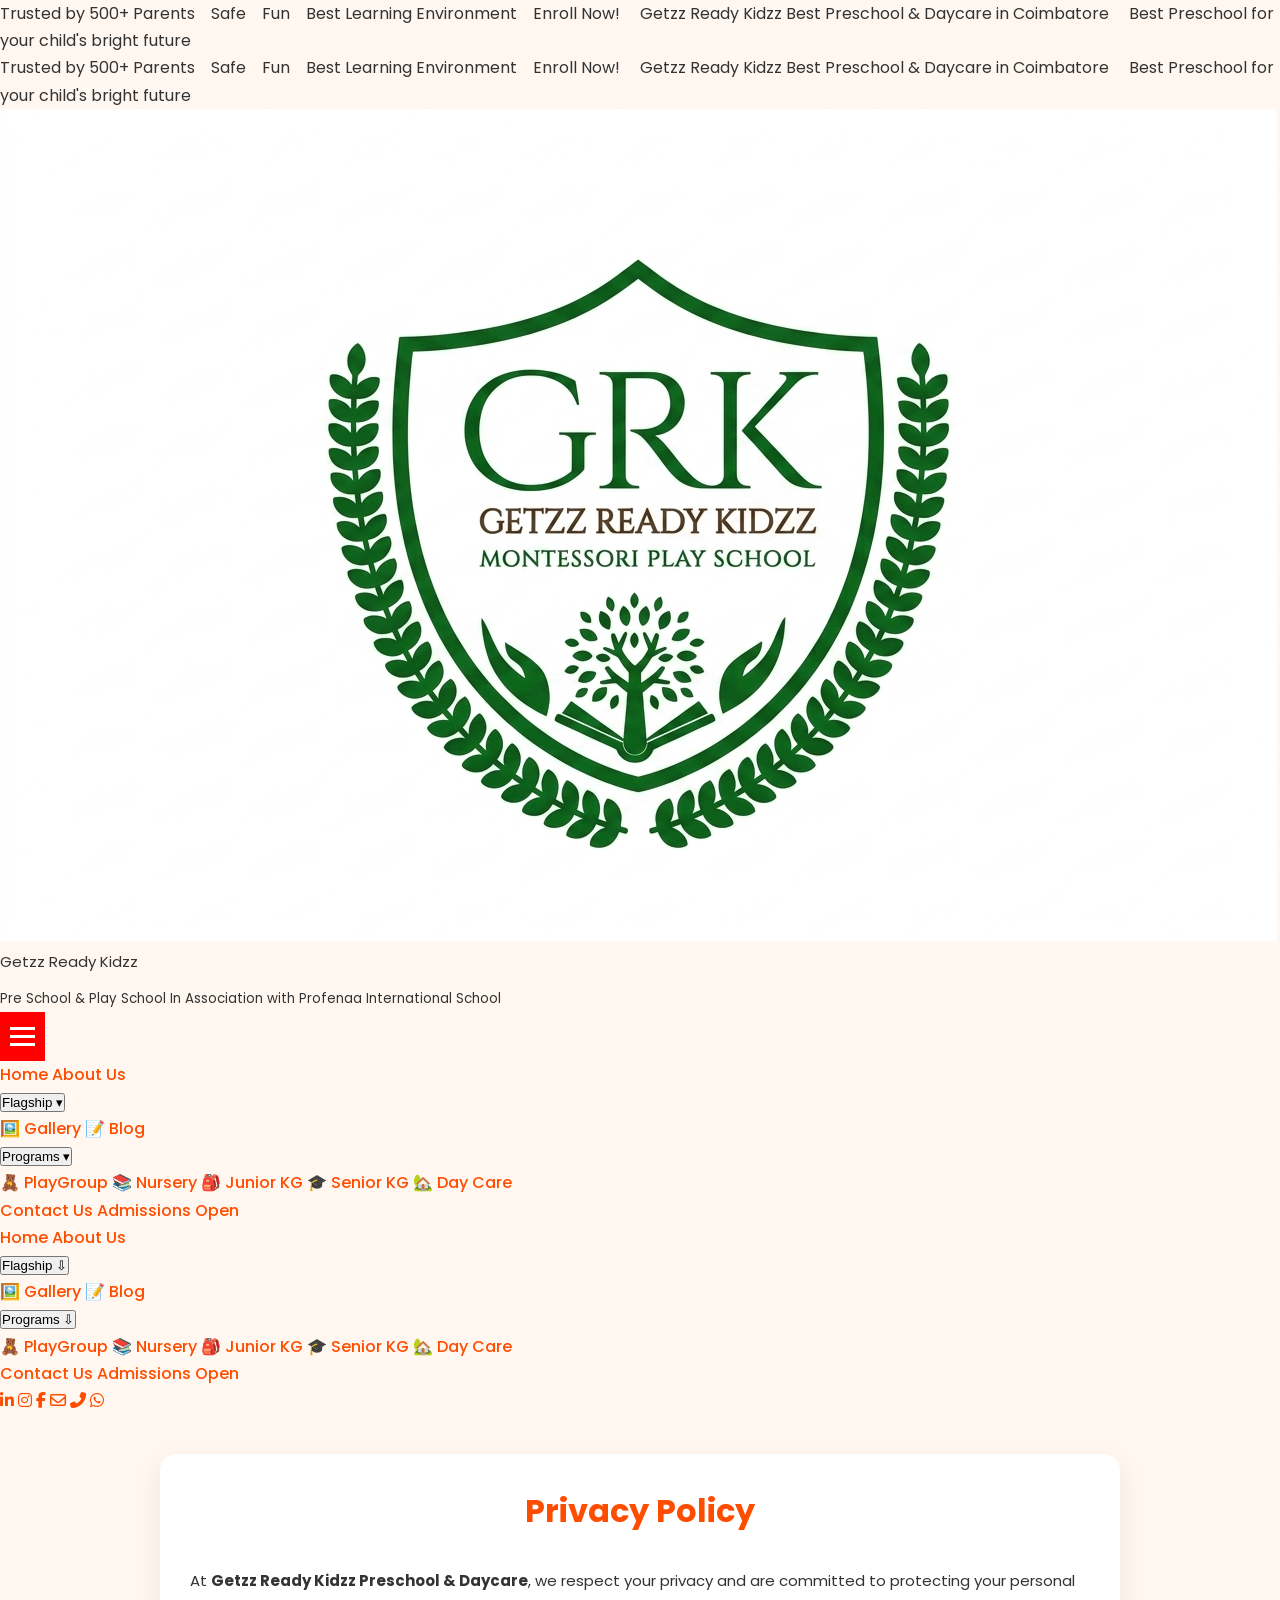
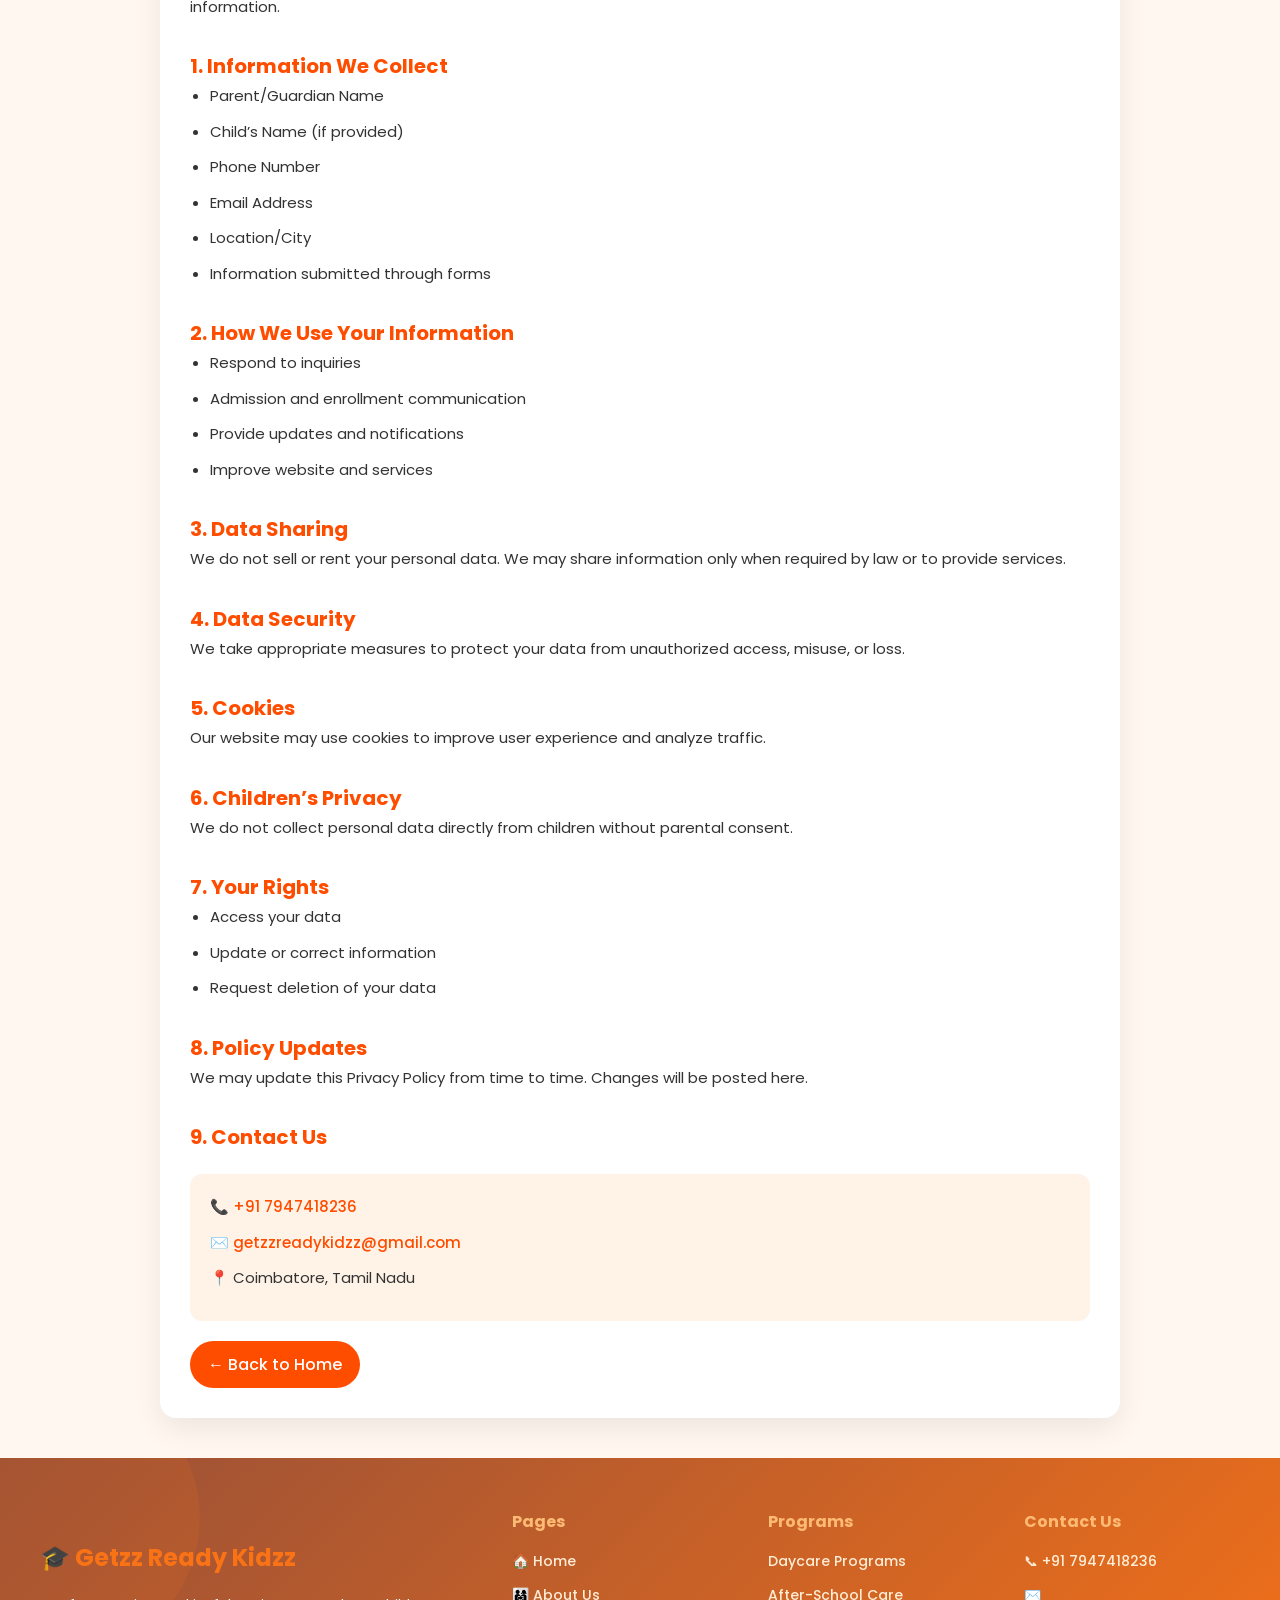
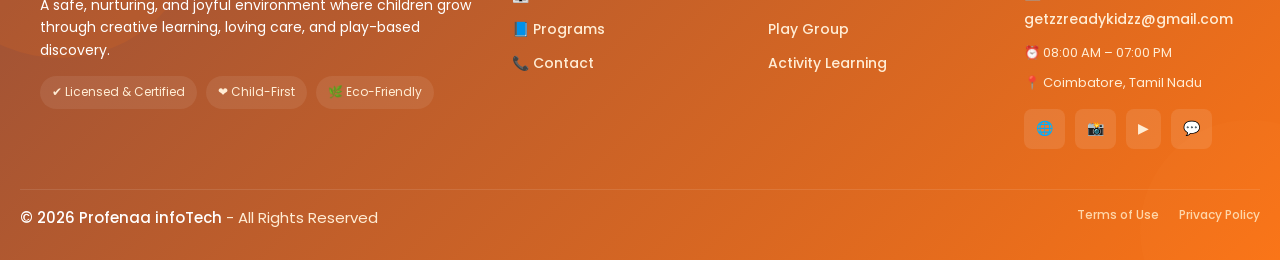
<file: Privacy.html>
<!DOCTYPE html>
<html lang="en">
<head>
  <meta charset="UTF-8" />
  <meta name="viewport" content="width=device-width, initial-scale=1.0" />

  <title>Privacy Policy | Getzz Ready Kidzz</title>

  <!-- SEO -->
  <meta name="description" content="Privacy Policy of Getzz Ready Kidzz Preschool & Daycare in Coimbatore.">
  <meta name="keywords" content="privacy policy preschool, daycare privacy, kidzz school data policy">

  <!-- Google Font -->
  <link href="https://fonts.googleapis.com/css2?family=Poppins:wght@300;400;600;700&display=swap" rel="stylesheet">

  <link rel="stylesheet" href="style.css">

  <style>
    body {
      margin: 0;
      font-family: "Poppins", sans-serif;
      background: #fff7f0;
      color: #333;
      line-height: 1.7;
    }

    .container {
      max-width: 1000px;
      margin: auto;
      padding: 40px 20px;
    }

    h1 {
      text-align: center;
      color: #ff4d00;
      margin-bottom: 30px;
    }

    h2 {
      color: #ff4d00;
      margin-top: 30px;
      font-size: 20px;
    }

    p, li {
      font-size: 15px;
      margin-bottom: 10px;
    }

    ul {
      padding-left: 20px;
    }

    .card {
      background: #fff;
      padding: 30px;
      border-radius: 16px;
      box-shadow: 0 10px 30px rgba(0,0,0,0.08);
    }

    .contact {
      background: #fff3e8;
      padding: 20px;
      border-radius: 12px;
      margin-top: 20px;
    }

    a {
      color: #ff4d00;
      text-decoration: none;
      font-weight: 500;
    }

    a:hover {
      text-decoration: underline;
    }

    .back-home {
      display: inline-block;
      margin-top: 20px;
      padding: 10px 18px;
      background: #ff4d00;
      color: white;
      border-radius: 30px;
      text-decoration: none;
    }

    .back-home:hover {
      background: #e63e00;
    }
  </style>
</head>

<body>
    <!-- NAVBAR -->
  <div id="navbar"></div>

  <div class="container">
    <div class="card">

      <h1>Privacy Policy</h1>

      <p>At <strong>Getzz Ready Kidzz Preschool & Daycare</strong>, we respect your privacy and are committed to protecting your personal information.</p>

      <h2>1. Information We Collect</h2>
      <ul>
        <li>Parent/Guardian Name</li>
        <li>Child’s Name (if provided)</li>
        <li>Phone Number</li>
        <li>Email Address</li>
        <li>Location/City</li>
        <li>Information submitted through forms</li>
      </ul>

      <h2>2. How We Use Your Information</h2>
      <ul>
        <li>Respond to inquiries</li>
        <li>Admission and enrollment communication</li>
        <li>Provide updates and notifications</li>
        <li>Improve website and services</li>
      </ul>

      <h2>3. Data Sharing</h2>
      <p>We do not sell or rent your personal data. We may share information only when required by law or to provide services.</p>

      <h2>4. Data Security</h2>
      <p>We take appropriate measures to protect your data from unauthorized access, misuse, or loss.</p>

      <h2>5. Cookies</h2>
      <p>Our website may use cookies to improve user experience and analyze traffic.</p>

      <h2>6. Children’s Privacy</h2>
      <p>We do not collect personal data directly from children without parental consent.</p>

      <h2>7. Your Rights</h2>
      <ul>
        <li>Access your data</li>
        <li>Update or correct information</li>
        <li>Request deletion of your data</li>
      </ul>

      <h2>8. Policy Updates</h2>
      <p>We may update this Privacy Policy from time to time. Changes will be posted here.</p>

      <h2>9. Contact Us</h2>
      <div class="contact">
        <p>📞 <a href="tel:+917947418236">+91 7947418236</a></p>
        <p>✉️ <a href="mailto:getzzreadykidzz@gmail.com">getzzreadykidzz@gmail.com</a></p>
        <p>📍 Coimbatore, Tamil Nadu</p>
      </div>

      <a href="index.html" class="back-home">← Back to Home</a>

    </div>
  </div>

    <!-- FOOTER -->
  <div id="footer"></div>


   <!-- ============================================================
       ONE SCRIPT — handles navbar, footer, slider, dropdowns
  ============================================================ -->
  <script src="loader.js"></script>

</body>
</html>
</file>
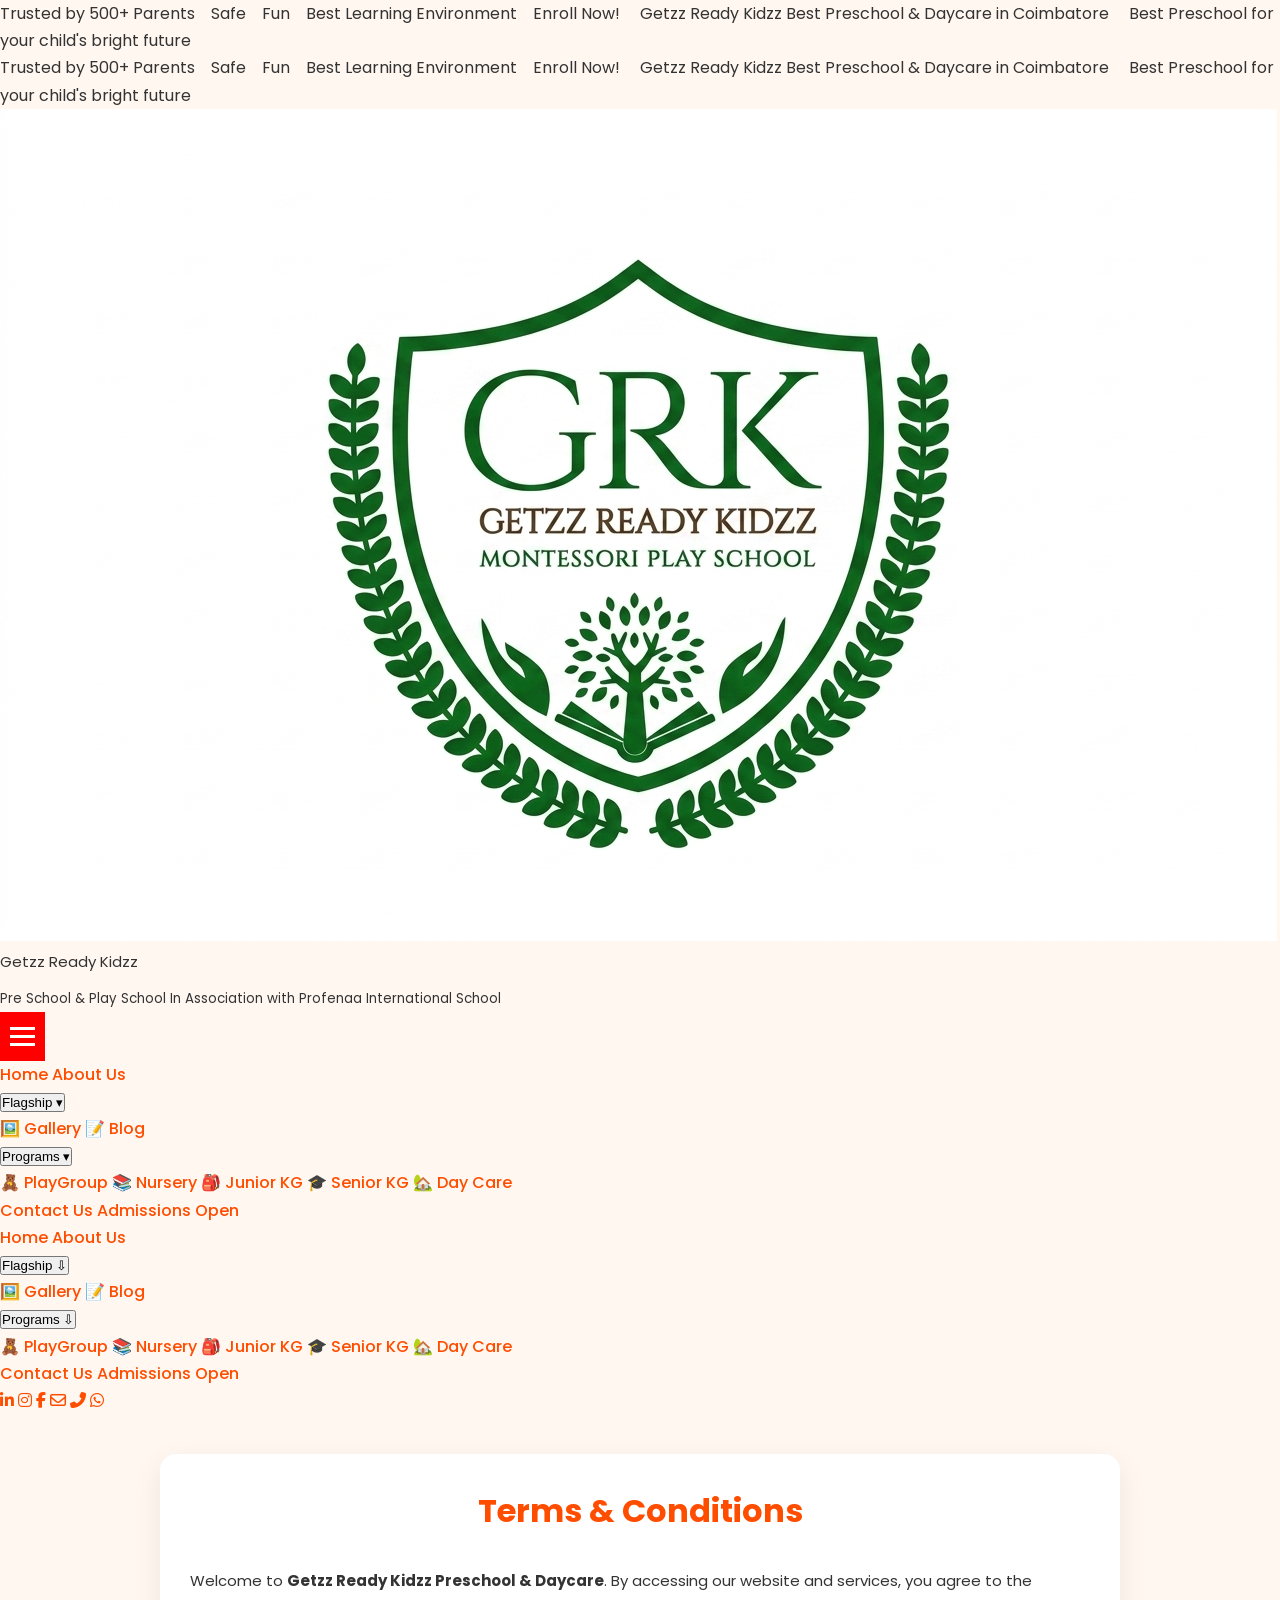
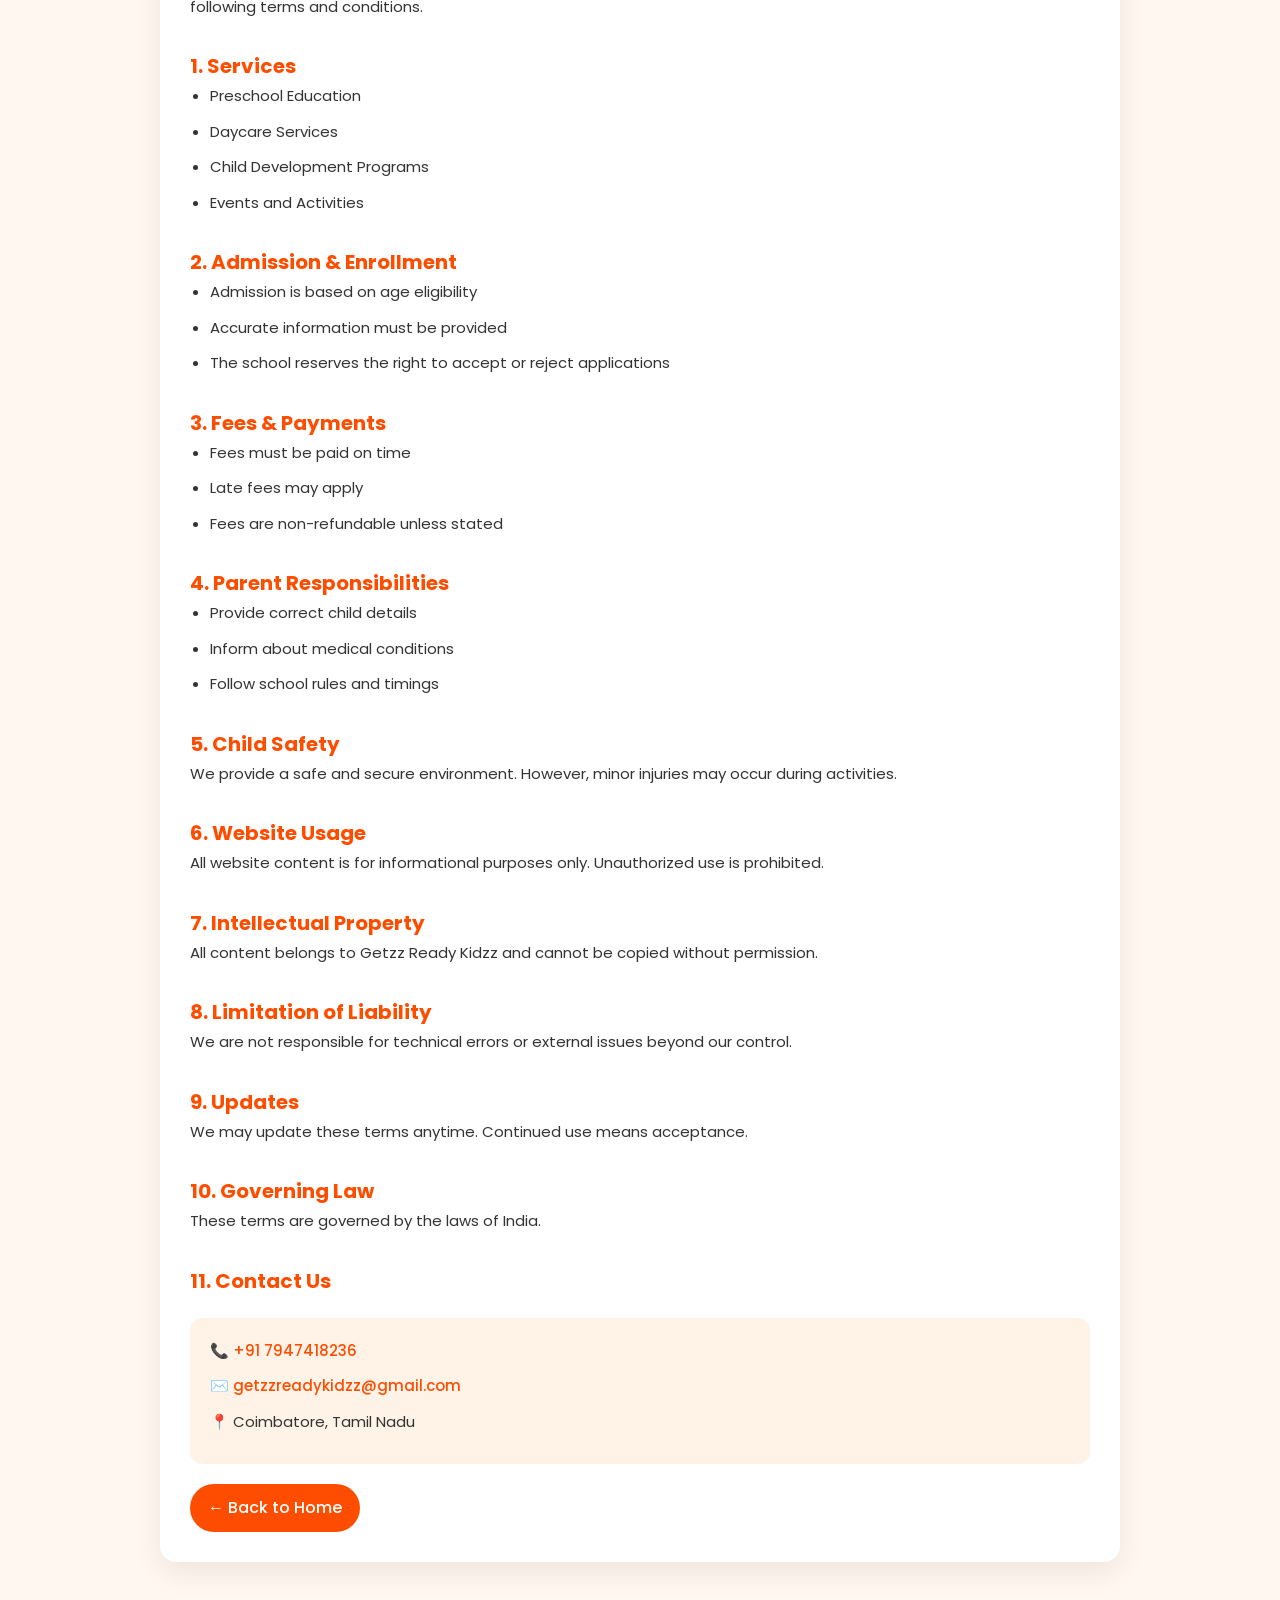
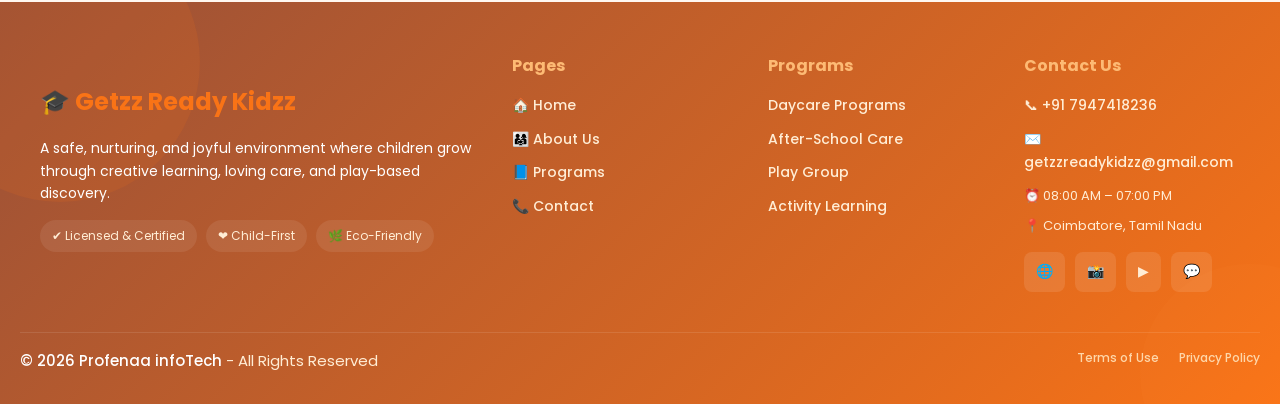
<file: terms.html>
<!DOCTYPE html>
<html lang="en">
<head>
  <meta charset="UTF-8" />
  <meta name="viewport" content="width=device-width, initial-scale=1.0" />

  <title>Terms & Conditions | Getzz Ready Kidzz</title>

  <!-- SEO -->
  <meta name="description" content="Terms and Conditions of Getzz Ready Kidzz Preschool & Daycare in Coimbatore.">
  <meta name="keywords" content="preschool terms, daycare rules, kidzz school policies, coimbatore preschool">

  <!-- Google Font -->
  <link href="https://fonts.googleapis.com/css2?family=Poppins:wght@300;400;600;700&display=swap" rel="stylesheet">
  <link rel="stylesheet" href="style.css">

  <style>
    body {
      margin: 0;
      font-family: "Poppins", sans-serif;
      background: #fff7f0;
      color: #333;
      line-height: 1.7;
    }

    .container {
      max-width: 1000px;
      margin: auto;
      padding: 40px 20px;
    }

    h1 {
      text-align: center;
      color: #ff4d00;
      margin-bottom: 30px;
    }

    h2 {
      color: #ff4d00;
      margin-top: 30px;
      font-size: 20px;
    }

    p, li {
      font-size: 15px;
      margin-bottom: 10px;
    }

    ul {
      padding-left: 20px;
    }

    .card {
      background: #fff;
      padding: 30px;
      border-radius: 16px;
      box-shadow: 0 10px 30px rgba(0,0,0,0.08);
    }

    .contact {
      background: #fff3e8;
      padding: 20px;
      border-radius: 12px;
      margin-top: 20px;
    }

    a {
      color: #ff4d00;
      text-decoration: none;
      font-weight: 500;
    }

    a:hover {
      text-decoration: underline;
    }

    .back-home {
      display: inline-block;
      margin-top: 20px;
      padding: 10px 18px;
      background: #ff4d00;
      color: white;
      border-radius: 30px;
      text-decoration: none;
    }

    .back-home:hover {
      background: #e63e00;
    }
  </style>
</head>

<body>

      <!-- NAVBAR -->
  <div id="navbar"></div>

  <div class="container">
    <div class="card">

      <h1>Terms & Conditions</h1>

      <p>Welcome to <strong>Getzz Ready Kidzz Preschool & Daycare</strong>. By accessing our website and services, you agree to the following terms and conditions.</p>

      <h2>1. Services</h2>
      <ul>
        <li>Preschool Education</li>
        <li>Daycare Services</li>
        <li>Child Development Programs</li>
        <li>Events and Activities</li>
      </ul>

      <h2>2. Admission & Enrollment</h2>
      <ul>
        <li>Admission is based on age eligibility</li>
        <li>Accurate information must be provided</li>
        <li>The school reserves the right to accept or reject applications</li>
      </ul>

      <h2>3. Fees & Payments</h2>
      <ul>
        <li>Fees must be paid on time</li>
        <li>Late fees may apply</li>
        <li>Fees are non-refundable unless stated</li>
      </ul>

      <h2>4. Parent Responsibilities</h2>
      <ul>
        <li>Provide correct child details</li>
        <li>Inform about medical conditions</li>
        <li>Follow school rules and timings</li>
      </ul>

      <h2>5. Child Safety</h2>
      <p>We provide a safe and secure environment. However, minor injuries may occur during activities.</p>

      <h2>6. Website Usage</h2>
      <p>All website content is for informational purposes only. Unauthorized use is prohibited.</p>

      <h2>7. Intellectual Property</h2>
      <p>All content belongs to Getzz Ready Kidzz and cannot be copied without permission.</p>

      <h2>8. Limitation of Liability</h2>
      <p>We are not responsible for technical errors or external issues beyond our control.</p>

      <h2>9. Updates</h2>
      <p>We may update these terms anytime. Continued use means acceptance.</p>

      <h2>10. Governing Law</h2>
      <p>These terms are governed by the laws of India.</p>

      <h2>11. Contact Us</h2>
      <div class="contact">
        <p>📞 <a href="tel:+917947418236">+91 7947418236</a></p>
        <p>✉️ <a href="mailto:getzzreadykidzz@gmail.com">getzzreadykidzz@gmail.com</a></p>
        <p>📍 Coimbatore, Tamil Nadu</p>
      </div>

      <a href="index.html" class="back-home">← Back to Home</a>

    </div>
  </div>

    <!-- FOOTER -->
  <div id="footer"></div>


   <!-- ============================================================
       ONE SCRIPT — handles navbar, footer, slider, dropdowns
  ============================================================ -->
  <script src="loader.js"></script>

</body>
</html>
</file>
<file: navbar.css>
* {
  margin: 0;
  padding: 0;
  box-sizing: border-box;
}

html {
  scroll-behavior: smooth;
  overflow-x: hidden; /* FIX: prevent horizontal scroll */
}

body {
  font-family: "Poppins", sans-serif;
  background: linear-gradient(135deg, var(--cream) 0%, #f0e8d9 100%);
  overflow-x: hidden; /* FIX: prevent horizontal scroll */
  line-height: 1.7;
  max-width: 100%;
}

/* top bar */
.top-bar {
  background: linear-gradient(135deg, #ff4d00, #cc3a00);
  color: #fff;
  padding: 8px 0;
  overflow: hidden;
}

.scroll-wrapper {
  display: flex;
  width: 100%;
  overflow: hidden;
}

.scroll-content {
  white-space: nowrap;
  animation: marquee 28s linear infinite;
  font-size: 13px;
  font-weight: 600;
  padding-right: 40px;
  flex-shrink: 0;
}

@keyframes marquee {
  from {
    transform: translateX(0);
  }
  to {
    transform: translateX(-100%);
  }
}

/* navbar */
.navbar {
  position: sticky;
  top: 0;
  z-index: 1000;
  background: #fff;
  display: flex;
  align-items: center;
  justify-content: space-between;
  padding: 12px 20px;
  box-shadow: 0 2px 12px rgba(0, 0, 0, 0.08);
}

.nav-left {
  display: flex;
  align-items: center;
  gap: 10px;
  min-width: 0;
}

.nav-logo-icon img {
  width: 46px;
  height: 46px;
  object-fit: cover;
  border-radius: 10px;
  display: block;
}

.logo-text .title {
  margin: 0;
  font-size: 16px;
  font-weight: 800;
  color: #ff4d00;
  line-height: 1.2;
}

.logo-text small {
  display: block;
  font-size: 10px;
  color: #666;
  line-height: 1.3;
}

/* desktop nav */
.nav-right {
  display: flex;
  align-items: center;
  gap: 4px;
  margin-left: auto;
}

.nav-right a,
.dropbtn {
  text-decoration: none;
  color: #1f2937;
  font-size: 14px;
  font-weight: 600;
  padding: 10px 14px;
  border: none;
  background: none;
  cursor: pointer;
  border-radius: 8px;
}

.nav-right a:hover,
.dropbtn:hover {
  background: rgba(255, 77, 0, 0.08);
  color: #ff4d00;
}

.btn-enroll {
  background: linear-gradient(135deg, #ff4d00, #cc3a00) !important;
  color: #fff !important;
  border-radius: 999px;
  padding: 10px 18px !important;
}

.dropdown {
  position: relative;
}

.dropdown-content {
  display: none;
  position: absolute;
  top: 100%;
  left: 0;
  min-width: 180px;
  background: #fff;
  border-radius: 12px;
  box-shadow: 0 12px 30px rgba(0, 0, 0, 0.14);
  padding: 8px;
  z-index: 1001;
}

.dropdown:hover .dropdown-content {
  display: block;
}

.dropdown-content a {
  display: block;
  padding: 10px 12px;
  border-radius: 8px;
}

.dropdown-content a:hover {
  background: rgba(255, 77, 0, 0.08);
}

/* hamburger */
.menu-toggle {
  display: none;
  width: 46px;
  height: 46px;
  border: none;
  background: none;
  cursor: pointer;
  padding: 8px;
  position: relative;
  z-index: 1100;
}

.menu-toggle span {
  display: block;
  height: 3px;
  background: #ff4d00;
  margin: 6px 0;
  border-radius: 999px;
  transition: 0.3s;
}

.menu-toggle.active span:nth-child(1) {
  transform: translateY(9px) rotate(45deg);
}

.menu-toggle.active span:nth-child(2) {
  opacity: 0;
}

.menu-toggle.active span:nth-child(3) {
  transform: translateY(-9px) rotate(-45deg);
}

/* mobile menu */
.mobile-menu {
  display: none;
  background: #ffffff;
  border-top: 1px solid #eee;
  padding: 10px 16px 18px;
  box-shadow: 0 10px 24px rgba(0, 0, 0, 0.08);
}

.mobile-menu.open {
  display: block;
}

.mobile-menu > a,
.mobile-acc-btn {
  display: flex;
  align-items: center;
  justify-content: space-between;
  width: 100%;
  text-decoration: none;
  color: #1f2937;
  background: #fff;
  border: none;
  border-bottom: 1px solid #f1f1f1;
  padding: 14px 4px;
  font-size: 16px;
  font-weight: 700;
  cursor: pointer;
}

.mobile-accordion {
  width: 100%;
}

.mobile-acc-content {
  display: none;
  padding: 6px 0 10px 14px;
  background: #fff7f3;
  border-radius: 10px;
  margin: 6px 0 10px;
}

.mobile-accordion.open .mobile-acc-content {
  display: block;
}

.mobile-accordion.open .mobile-acc-btn span {
  transform: rotate(45deg);
}

.mobile-acc-btn span {
  font-size: 22px;
  line-height: 1;
  transition: 0.3s;
  color: #ff4d00;
}

.mobile-acc-content a {
  display: block;
  text-decoration: none;
  color: #444;
  padding: 10px 12px;
  font-size: 14px;
  font-weight: 600;
  border-bottom: 1px solid rgba(0, 0, 0, 0.06);
}

.mobile-acc-content a:last-child {
  border-bottom: none;
}

.mobile-enroll {
  display: block;
  text-align: center;
  margin-top: 12px;
  text-decoration: none;
  background: linear-gradient(135deg, #ff4d00, #cc3a00);
  color: #fff !important;
  padding: 12px 16px;
  border-radius: 999px;
  font-weight: 700;
}

/* social icons */
.social-icons {
  position: fixed;
  right: 16px;
  top: 50%;
  transform: translateY(-50%);
  display: flex;
  flex-direction: column;
  gap: 10px;
  z-index: 900;
}

.social-icons .icon {
  width: 42px;
  height: 42px;
  border-radius: 50%;
  background: #fff;
  color: #333;
  display: flex;
  align-items: center;
  justify-content: center;
  text-decoration: none;
  box-shadow: 0 6px 14px rgba(0, 0, 0, 0.12);
}

.social-icons .linkedin i { color: #0a66c2; }
.social-icons .instagram i { color: #e4405f; }
.social-icons .facebook i { color: #1877f2; }
.social-icons .email i { color: #ff4d00; }
.social-icons .phone i { color: #22c55e; }
.social-icons .whatsapp i { color: #25d366; }


/* ============================================================
   FLOATING SOCIAL ICONS
============================================================ */

.social-icons {
  position: fixed; right: 18px; top: 50%; transform: translateY(-50%);
  display: flex; flex-direction: column; gap: 10px; z-index: 900;
}
.social-icons .icon {
  width: 42px; height: 42px; border-radius: 50%; background: #fff; color: #333;
  display: flex; align-items: center; justify-content: center;
  text-decoration: none; font-size: 17px;
  box-shadow: 0 6px 14px rgba(0,0,0,0.12);
  transition: all 0.3s ease; border: 1.5px solid rgba(0,0,0,0.06);
}
.social-icons .icon:hover { color:#fff; transform:translateX(-5px) scale(1.1); }
.social-icons .linkedin:hover  { background:#0a66c2; }
.social-icons .instagram:hover { background:radial-gradient(circle at 30% 107%,#fdf497 0%,#fd5949 45%,#d6249f 60%,#285aeb 90%); }
.social-icons .facebook:hover  { background:#1877f2; }
.social-icons .email:hover     { background:#ff4d00; }
.social-icons .phone:hover     { background:#22c55e; }
.social-icons .whatsapp:hover  { background:#25d366; }
.social-icons .linkedin   i { color:#0a66c2; }
.social-icons .instagram  i { color:#e4405f; }
.social-icons .facebook   i { color:#1877f2; }
.social-icons .email      i { color:#ff4d00; }
.social-icons .phone      i { color:#22c55e; }
.social-icons .whatsapp   i { color:#25d366; }
.social-icons .icon:hover i { color:white; }
.social-icons .whatsapp { animation: waPulse 2.5s ease-in-out infinite; }
@keyframes waPulse {
  0%,100% { box-shadow:0 6px 14px rgba(0,0,0,0.12),0 0 0 0 rgba(37,211,102,0); }
  50%     { box-shadow:0 6px 14px rgba(0,0,0,0.12),0 0 0 8px rgba(37,211,102,0.2); }
}

/* responsive */
@media (max-width: 900px) {
  .menu-toggle {
    display: block;
  }

  .nav-right {
    display: none;
  }

  .social-icons {
    display: none;
  }

  .logo-text .title {
    font-size: 14px;
  }

  .logo-text small {
    font-size: 9px;
  }
}

@media (min-width: 901px) {
  .mobile-menu {
    display: none !important;
  }
}
</file>
<file: style.css>
:root {
  --primary-orange: hsl(18, 63%, 51%);
  --primary-blue: #2563eb;
  --gold: #facc15;
  --cream: #eae4d5;
  --dark: #111;
  --light-gray: #f8f9fa;
  --white: #ffffff;
  --shadow-light: 0 10px 40px rgba(0,0,0,0.08);
  --shadow-hover: 0 25px 60px rgba(0,0,0,0.15);
  --dark-orange-1: #995038;
  --accent-orange: #f97316;
  --soft-orange: #fdba74;
  --text-light: #ffedd5;
}

* {
  margin: 0;
  padding: 0;
  box-sizing: border-box;
}

html {
  scroll-behavior: smooth;
  overflow-x: hidden; /* FIX: prevent horizontal scroll */
}

body {
  font-family: "Poppins", sans-serif;
  background: linear-gradient(135deg, var(--cream) 0%, #f0e8d9 100%);
  overflow-x: hidden; /* FIX: prevent horizontal scroll */
  line-height: 1.7;
  max-width: 100%;
}



/* ============================================================
   FOOTER
============================================================ */
.footer {
  background: linear-gradient(135deg, var(--dark-orange-1), var(--accent-orange));
  color: var(--text-light);
  padding: 50px 20px 20px;
  position: relative;
  overflow: hidden;
}

.footer::before {
  content: "";
  position: absolute;
  width: 280px;
  height: 280px;
  background: rgba(249, 115, 22, 0.12);
  border-radius: 50%;
  top: -80px;
  left: -80px;
}

.footer::after {
  content: "";
  position: absolute;
  width: 220px;
  height: 220px;
  background: rgba(251, 146, 60, 0.08);
  border-radius: 50%;
  bottom: -80px;
  right: -80px;
}

.footer-container {
  display: grid;
  grid-template-columns: 1fr;
  gap: 40px;
  max-width: 1200px;
  margin: 0 auto;
  position: relative;
  z-index: 2;
}

@media (min-width: 768px) {
  .footer-container {
    grid-template-columns: 2fr 1fr 1fr 1fr;
  }
}

.footer-about h2 {
  color: var(--accent-orange);
  font-size: clamp(18px, 4vw, 24px);
  margin-bottom: 15px;
}

.footer-about p {
  margin: 10px 0;
  line-height: 1.6;
  font-size: 14px;
  color: white;
}

.badges span {
  display: inline-block;
  background: rgba(255, 255, 255, 0.08);
  color: var(--text-light);
  padding: 6px 12px;
  margin: 5px 5px 0 0;
  border-radius: 20px;
  font-size: 12px;
}

.footer-col h3 {
  color: var(--soft-orange);
  margin-bottom: 15px;
  font-size: 16px;
}

.footer-col a {
  display: block;
  color: var(--text-light);
  margin-bottom: 10px;
  text-decoration: none;
  transition: 0.3s;
  font-size: 14px;
}

.footer-col a:hover {
  color: var(--accent-orange);
  transform: translateX(5px);
}

.footer-col p {
  margin-bottom: 8px;
  font-size: 13px;
}

.social {
  margin-top: 15px;
  display: flex;
  gap: 10px;
  flex-wrap: wrap;
}

.social a {
  display: inline-block;
  padding: 8px 12px;
  border-radius: 8px;
  background: rgba(255, 255, 255, 0.1);
  color: var(--text-light);
  transition: 0.3s;
  text-decoration: none;
}

.social a:hover {
  background: var(--accent-orange);
  color: #fff;
  transform: scale(1.1);
}

.footer-bottom {
  margin-top: 30px;
  border-top: 1px solid rgba(255, 255, 255, 0.1);
  padding-top: 15px;
  display: flex;
  justify-content: space-between;
  flex-direction: column;
  gap: 15px;
  font-size: 12px;
  text-align: center;
  position: relative;
  z-index: 2;
}

@media (min-width: 768px) {
  .footer-bottom {
    flex-direction: row;
    text-align: left;
  }
}

.footer-links {
  display: flex;
  justify-content: center;
  gap: 20px;
  flex-wrap: wrap;
}

.footer-links a {
  color: #fed7aa;
  text-decoration: none;
  transition: 0.3s;
}

.footer-links a:hover {
  color: white;
}

/* ============================================================
   ABOUT SCHOOL SECTION
============================================================ */
.about-school {
  background: linear-gradient(180deg, #fff6ef 0%, #fff0e3 100%);
  padding: 80px 20px;
}

.container {
  width: 100%;
  max-width: 1200px;
  margin: auto;
}

.about-wrapper {
  display: grid;
  grid-template-columns: 1fr 1fr;
  align-items: center;
  gap: 55px;
}

.about-image-box {
  position: relative;
}

.image-frame {
  position: relative;
  background: linear-gradient(135deg, #ffd29d, #ffb86b, #ffe2b8);
  border-radius: 30px;
  padding: 14px;
  box-shadow: 0 18px 45px rgba(255, 132, 0, 0.18);
  overflow: visible;
}

.image-frame img {
  width: 100%;
  height: 430px;
  object-fit: cover;
  border-radius: 24px;
  display: block;
  border: 8px solid #fff8f1;
}

.shape        { position: absolute; line-height: 1; }
.cloud        { font-size: 36px; }
.star         { font-size: 22px; }
.smile        { font-size: 34px; }
.cloud-1      { top: 20px;   left: 30px;   }
.cloud-2      { top: 18px;   right: 60px;  }
.star-1       { top: 18px;   right: 140px; }
.star-2       { top: 88px;   right: 35px;  }
.smile-1      { left: 30px;  bottom: 145px;}
.smile-2      { right: 45px; top: 120px;   }

.badge-box {
  position: absolute;
  left: -18px;
  bottom: 20px;
  background: linear-gradient(135deg, #ff7a00, #ff5a00);
  color: white;
  border-radius: 18px;
  padding: 18px 20px;
  display: flex;
  align-items: center;
  gap: 12px;
  box-shadow: 0 14px 30px rgba(255, 102, 0, 0.28);
}

.badge-box h3 { margin: 0; font-size: 36px; line-height: 1; color: white; }
.badge-box p  { margin: 0; font-size: 15px; line-height: 1.4; color: white; }

.about-content .mini-title {
  display: inline-block;
  color: #ff6a00;
  font-weight: 700;
  letter-spacing: 2px;
  font-size: 14px;
  margin-bottom: 14px;
}

.about-content h2 {
  font-size: 50px;
  line-height: 1.2;
  color: #1f1f1f;
  margin-bottom: 20px;
  max-width: 560px;
}

.about-content h2 span { color: #ff7a00; }

.about-content p {
  font-size: 18px;
  line-height: 1.9;
  color: #5c544b;
  margin-bottom: 18px;
  max-width: 610px;
}

.about-points {
  display: grid;
  grid-template-columns: repeat(2, minmax(220px, 1fr));
  gap: 16px 28px;
  margin: 30px 0;
}

.about-points div {
  font-size: 17px;
  font-weight: 600;
  color: #2a2a2a;
}

.about-btn {
  display: inline-block;
  background: linear-gradient(90deg, #ff7a00, #ff5500);
  color: #fff;
  text-decoration: none;
  font-weight: 700;
  padding: 16px 34px;
  border-radius: 40px;
  box-shadow: 0 12px 24px rgba(255, 102, 0, 0.28);
  transition: 0.3s ease;
}

.about-btn:hover { transform: translateY(-3px); }

@media (max-width: 992px) {
  .about-wrapper       { grid-template-columns: 1fr; }
  .about-content h2    { font-size: 38px; }
  .image-frame img     { height: 380px; }
}

@media (max-width: 576px) {
  .about-school        { padding: 60px 15px; }
  .about-content h2    { font-size: 30px; }
  .about-content p,
  .about-points div    { font-size: 16px; }
  .about-points        { grid-template-columns: 1fr; }
  .badge-box           { left: 10px; bottom: 10px; padding: 14px 16px; }
  .badge-box h3        { font-size: 28px; }
  .image-frame img     { height: 300px; }
}

/* ============================================================
   RESPONSIVE UTILITIES
============================================================ */
@media (max-width: 480px) {
  .activities      { padding: 40px 15px; }
  .core            { padding: 40px 15px; gap: 30px; }
  .photo-gallery   { padding: 40px 15px; }
  .hero-background { padding: 40px 15px; }
  .gallery-grid    { gap: 15px; }
  .video-container { gap: 15px; }
}
</file>
<file: contactus.css>
*{margin:0;padding:0;box-sizing:border-box;}

:root{
  --cream:#fdf8f2;
  --orange:#f97316;
  --orange-d:#ea580c;
  --dark:#1a1a2e;
  --panda-black:#111111;
  --text:#3b3b3b;
}

body{
  font-family:"Nunito",sans-serif;
  background:var(--cream);
  min-height:100vh;
  overflow-x:hidden;
}

/* Background blobs */
.bg-blobs{position:fixed;inset:0;z-index:0;pointer-events:none;overflow:hidden;}
.blob{position:absolute;border-radius:50%;filter:blur(80px);opacity:.18;}
.blob-1{width:480px;height:480px;background:#f97316;top:-120px;left:-100px;}
.blob-2{width:360px;height:360px;background:#fbbf24;bottom:40px;right:-80px;}
.blob-3{width:260px;height:260px;background:#fb923c;top:40%;left:35%;}

/* Page wrapper */
.page{
  position:relative;z-index:1;
  min-height:100vh;
  display:flex;align-items:center;justify-content:center;
  padding:48px 20px;
}

.contact-wrap{
  width:100%;max-width:1180px;
  display:grid;
  grid-template-columns:1fr 1.1fr;
  gap:48px;
  align-items:center;
}

/* ── LEFT SIDE ── */
.left-side{padding-left:16px;}

.tag{
  display:inline-block;
  background:var(--orange);
  color:#fff;
  font-family:"Baloo 2",sans-serif;
  font-size:13px;font-weight:700;
  letter-spacing:.08em;text-transform:uppercase;
  padding:5px 16px;border-radius:99px;
  margin-bottom:18px;
}

.left-side h1{
  font-family:"Baloo 2",sans-serif;
  font-size:clamp(36px,5vw,58px);
  font-weight:800;line-height:1.1;
  color:var(--dark);
  margin-bottom:14px;
}
.left-side h1 span{color:var(--orange);}

.left-side .tagline{
  font-size:16px;color:#666;
  margin-bottom:38px;line-height:1.65;
  max-width:380px;
}

.info-card{
  display:flex;align-items:flex-start;gap:14px;
  background:#fff;
  border:1px solid #f3e3cc;
  border-radius:16px;
  padding:16px 20px;
  margin-bottom:14px;
  box-shadow:0 4px 14px rgba(0,0,0,.05);
  transition:transform .2s,box-shadow .2s;
}
.info-card:hover{
  transform:translateY(-2px);
  box-shadow:0 8px 24px rgba(249,115,22,.15);
}
.info-icon{
  width:42px;height:42px;border-radius:12px;
  background:linear-gradient(135deg,#fff3e8,#ffe0c0);
  display:flex;align-items:center;justify-content:center;
  font-size:20px;flex-shrink:0;
}
.info-text{font-size:14px;color:var(--text);line-height:1.55;}
.info-text strong{
  display:block;font-size:12px;font-weight:700;
  color:var(--orange);text-transform:uppercase;
  letter-spacing:.06em;margin-bottom:2px;
}
.info-text a{
  color: rgb(42, 42, 42);       /* orange color */
  text-decoration: none;      /* remove underline */
  font-weight: 600;
  transition: all 0.3s ease;
}

/* Hover effect 🔥 */
.info-text a:hover{
  text-decoration: underline;
  color: var(--orange-d);
}

/* Optional: subtle underline animation */
.info-text a{
  position: relative;
}

.info-text a::after{
  content: "";
  position: absolute;
  left: 0;
  bottom: -2px;
  width: 0%;
  height: 2px;
  background: var(--orange);
  transition: width 0.3s ease;
}

.info-text a:hover::after{
  width: 100%;
}

/* Social */
.social-row{display:flex;gap:12px;margin-top:28px;}
.s-btn{
  width:42px;height:42px;border-radius:50%;
  background:#fff;border:1px solid #f0d8b8;
  display:flex;align-items:center;justify-content:center;
  font-size:15px;font-weight:800;color:var(--dark);
  cursor:pointer;text-decoration:none;
  transition:background .25s,color .25s,transform .2s;
}
.s-btn:hover{background:var(--orange);color:#fff;transform:scale(1.12);}

/* ── RIGHT SIDE — PANDA ── */
.right-side{
  position:relative;
  display:flex;align-items:center;justify-content:center;
}

.panda-wrap{
  position:relative;
  width:100%;max-width:520px;
}

/* Inner ear whites — positioned relative to panda-wrap */
.ear-inner-l,.ear-inner-r{
  position:absolute;
  width:54px;height:52px;
  background:#fff;
  border-radius:50%;
  z-index:2;
}
.ear-inner-l{left:49px;top:10px;}
.ear-inner-r{right:49px;top:10px;}

/* Black panda body */
.panda-body-card{
  background:var(--panda-black);
  border-radius:50% 50% 46% 46% / 36% 36% 64% 64%;
  padding:56px 44px 54px;
  position:relative;
  box-shadow:0 32px 80px rgba(0,0,0,.38);
}

/* Ears via pseudo */
.panda-body-card::before,
.panda-body-card::after{
  content:"";
  position:absolute;
  width:100px;height:96px;
  background:var(--panda-black);
  border-radius:50%;
  top:-52px;
  box-shadow:0 -4px 20px rgba(0,0,0,.35);
}
.panda-body-card::before{left:28px;}
.panda-body-card::after{right:28px;}

/* Eyes */
.panda-eyes{
  display:flex;justify-content:center;gap:36px;
  margin-bottom:20px;
  position:relative;z-index:3;
}
.panda-eye-patch{
  width:56px;height:52px;
  background:#fff;
  border-radius:50%;
  display:flex;align-items:center;justify-content:center;
  box-shadow:0 4px 12px rgba(0,0,0,.25);
}
.panda-pupil{
  width:24px;height:24px;
  background:#111;border-radius:50%;
  position:relative;
}
.panda-pupil::after{
  content:"";
  position:absolute;
  width:7px;height:7px;
  background:#fff;border-radius:50%;
  top:4px;right:4px;
}

/* Nose */
.panda-nose{text-align:center;margin-bottom:16px;position:relative;z-index:3;}
.panda-nose span{
  display:inline-block;
  width:30px;height:18px;
  background:#333;border-radius:50%;
}

/* Form title */
.form-title{
  font-family:"Baloo 2",sans-serif;
  font-size:22px;font-weight:800;
  color:#fff;text-align:center;
  margin-bottom:20px;
  position:relative;z-index:3;
}

/* Form */
.panda-form{
  position:relative;z-index:3;
  display:flex;flex-direction:column;gap:11px;
}
.form-row{display:grid;grid-template-columns:1fr 1fr;gap:11px;}

/* ERROR STATE */
.error{
  border:2px solid #ef4444 !important;
  background:rgba(239,68,68,.1) !important;
  box-shadow:0 0 0 3px rgba(239,68,68,.2) !important;
  animation:shake 0.3s ease-in-out;
}

/* SUCCESS STATE */
.success-message{
  position:absolute;
  top:50%;
  left:50%;
  transform:translate(-50%,-50%) scale(0);
  background:rgba(255,255,255,.98);
  backdrop-filter:blur(20px);
  border:1px solid rgba(255,255,255,.3);
  border-radius:24px;
  padding:32px 40px;
  text-align:center;
  box-shadow:0 20px 60px rgba(0,0,0,.25);
  z-index:100;
  opacity:0;
  transition:all .4s cubic-bezier(0.34, 1.56, 0.64, 1);
  max-width:90%;
}
.success-message.show{
  transform:translate(-50%,-50%) scale(1);
  opacity:1;
}
.success-message .checkmark{
  width:80px;
  height:80px;
  border-radius:50%;
  background:linear-gradient(135deg,#10b981,#059669);
  display:flex;
  align-items:center;
  justify-content:center;
  margin:0 auto 20px;
  font-size:40px;
  box-shadow:0 10px 30px rgba(16,185,129,.4);
  animation:bounceIn 0.6s cubic-bezier(0.68, -0.55, 0.265, 1.55);
}
.success-message h3{
  font-family:"Baloo 2",sans-serif;
  font-size:24px;
  font-weight:800;
  color:#1f2937;
  margin-bottom:8px;
}
.success-message p{
  color:#6b7280;
  font-size:16px;
  line-height:1.6;
}

/* Animations */
@keyframes shake{
  0%,100%{transform:translateX(0);}
  25%{transform:translateX(-4px);}
  75%{transform:translateX(4px);}
}
@keyframes bounceIn{
  0%{transform:scale(0) rotate(-180deg);}
  50%{transform:scale(1.2) rotate(20deg);}
  100%{transform:scale(1) rotate(0deg);}
}

.panda-form select,
.panda-form input,
.panda-form textarea{
  width:100%;
  padding:13px 15px;
  border:none;border-radius:12px;
  background:rgba(255,255,255,.95);
  font-family:"Nunito",sans-serif;
  font-size:14px;color:black;
  outline:none;
  transition:box-shadow .22s,transform .18s;
  -webkit-appearance:none;
}
.panda-form select:focus,
.panda-form input:focus,
.panda-form textarea:focus{
  box-shadow:0 0 0 3px rgba(249,115,22,.5);
  transform:scale(1.012);
  background:#fff;
}
.panda-form select{cursor:pointer;color:#888;}
.panda-form textarea{height:82px;resize:none;}

.send-btn{
  width:100%;padding:15px;border:none;border-radius:12px;
  background:linear-gradient(135deg,#f97316,#ea580c);
  color:#fff;
  font-family:"Baloo 2",sans-serif;
  font-size:17px;font-weight:700;
  cursor:pointer;letter-spacing:.03em;
  box-shadow:0 6px 20px rgba(234,88,12,.45);
  transition:transform .2s,box-shadow .2s;
  position:relative;overflow:hidden;
}
.send-btn:hover{transform:translateY(-2px);box-shadow:0 10px 28px rgba(234,88,12,.55);}
.send-btn:active{transform:translateY(0);}
.send-btn.loading{
  pointer-events:none;
  background:linear-gradient(135deg,#9ca3af,#6b7280);
}

.panda-tummy{
  width:68%;height:34px;
  background:rgba(255,255,255,.07);
  border-radius:50%;
  margin:20px auto 0;
  position:relative;z-index:3;
}

/* ── Responsive ── */
@media(max-width:900px){
  .contact-wrap{grid-template-columns:1fr;gap:36px;}
  .left-side{padding-left:0;}
  .panda-wrap{max-width:480px;margin:0 auto;}
}

@media(max-width:520px){
  .panda-body-card{padding:44px 24px 44px;}
  .panda-body-card::before{left:14px;width:80px;height:76px;top:-42px;}
  .panda-body-card::after{right:14px;width:80px;height:76px;top:-42px;}
  .ear-inner-l{left:32px;}
  .ear-inner-r{right:32px;}
  .form-row{grid-template-columns:1fr;}
  .panda-eyes{gap:24px;}
  .panda-eye-patch{width:44px;height:40px;}
}
/* 🐼 PANDA BACKGROUND IN LEFT SIDE */
.left-side {
  position: relative;
}

/* IMAGE CONTAINER */
.panda-bg {
  position: absolute;
  top: 5%;      
  left: 0;
  width: 100%;
  z-index: 0;
  display: flex;
  justify-content: center;
}

/* IMAGE STYLE */
.panda-bg img {
  width: 85%;
  max-width: 380px;
  opacity: 0.25;   
  border-radius: 20px;
}

/* 🔥 BRING TEXT ABOVE IMAGE */
.left-side > *:not(.panda-bg) {
  position: relative;
  z-index: 2;
}
/* ===== HERO ===== */
.contact-hero{
  position:relative;
  height:150px;
  display:flex;
  align-items:center;
  justify-content:center;
  background:linear-gradient(135deg,#ff7a18 0%,#ff4d00 100%);
  overflow:hidden;
}

/* decorative blobs — z-index 0, content z-index 2 */
.contact-hero .blob-left{
  position:absolute;
  left:-160px;
  top:-90px;
  width:420px;
  height:420px;
  background:rgba(0,0,0,0.12);
  border-radius:50%;
  z-index:0;
  pointer-events:none;
}

.contact-hero .blob-right{
  position:absolute;
  right:-160px;
  bottom:-110px;
  width:460px;
  height:320px;
  background:rgba(255,255,255,0.08);
  border-radius:50%;
  z-index:0;
  pointer-events:none;
}

/* small accent circle */
.contact-hero .blob-mid{
  position:absolute;
  left:38%;
  top:-60px;
  width:200px;
  height:200px;
  background:rgba(255,255,255,0.06);
  border-radius:50%;
  z-index:0;
  pointer-events:none;
}

/* hero text — sits above blobs */
.hero-content{
  position:relative;
  z-index:2;
  text-align:center;
}

.hero-content h1{
  font-family:"Baloo 2",sans-serif;
  font-size:52px;
  font-weight:800;
  color:#fff;
  letter-spacing:-1px;
  line-height:1.1;
  margin-bottom:10px;
  text-shadow:0 2px 20px rgba(0,0,0,0.15);
}

.hero-content h1 span{
  color:#ffe0c7;
}

.breadcrumb{
  color:rgba(255,255,255,0.85);
  font-size:15px;
  font-weight:600;
  display:flex;
  align-items:center;
  justify-content:center;
  gap:8px;
}

.breadcrumb span.sep{
  color:rgba(255,255,255,0.5);
}

.breadcrumb span.current{
  color:#fff;
}
/* MAP SECTION */
.map-section{
  padding: 40px;
  background: #fdf8f2;
}

/* MAP BOX */
.map-container{
  width: 100%;
  height: 420px;
  border-radius: 20px;
  overflow: hidden;
  box-shadow: 0 15px 40px rgba(0,0,0,0.15);
}

/* MAP */
.map-container iframe{
  width: 100%;
  height: 100%;
  border: none;
}
</file>
<file: nursery.css>
:root {
    --orange: #f97316;
    --orange-dark: #ea580c;
    --orange-light: #fb923c;
    --yellow: #fbbf24;
    --yellow-light: #fef3c7;
    --cream: #fffbf0;
    --brown-dark: #7c2d12;
    --brown: #92400e;
    --brown-light: #d97706;
    --green: #4ade80;
    --pink: #f472b6;
    --blue: #60a5fa;
    --purple: #a78bfa;
    --text: #3d2b1f;
    --white: #ffffff;
  }

  * { margin: 0; padding: 0; box-sizing: border-box; }

  body {
    font-family: 'Nunito', sans-serif;
    background: var(--cream);
    color: var(--text);
    overflow-x: hidden;
  }

.hero {

  background-repeat: no-repeat;
  background-position: center;
  background-size: 350px; /* size adjust pannalaam */
  background-blend-mode: lighten;

  min-height: 100vh;
  display: flex;
  flex-direction: column;
  align-items: center;
  justify-content: center;
  text-align: center;
  position: relative;
  overflow: hidden;
  padding: 60px 20px 80px;
}

 .hero::before {
  content: '';
  position: absolute;
  inset: 0;
  background-size: 350px;
  opacity: 0.08; /* 🔥 very important */
  pointer-events: none;
}
  .hero::after {
    content: '';
    position: absolute;
    width: 400px; height: 400px;
    background: radial-gradient(circle, rgba(251,191,36,0.15) 0%, transparent 70%);
    bottom: -80px; right: -80px;
    border-radius: 50%;
  }

  .hero-badge {
    display: inline-flex;
    align-items: center;
    gap: 8px;
    background: white;
    border: 2px solid #fde68a;
    color: var(--orange-dark);
    padding: 10px 24px;
    border-radius: 50px;
    font-size: 0.95rem;
    font-weight: 700;
    margin-bottom: 30px;
    box-shadow: 0 4px 20px rgba(249,115,22,0.15);
    animation: fadeDown 0.7s ease both;
  }

  .hero-emoji-row {
    font-size: 50px;
    margin-bottom: 20px;
    animation: fadeDown 0.7s 0.1s ease both;
    letter-spacing: 8px;
  }

  .hero h1 {
    font-family: 'Baloo 2', cursive;
    font-size: 70px;
    font-weight: 800;
    line-height: 1.1;
    color: var(--brown-dark);
    margin-bottom: 20px;
    animation: fadeDown 0.7s 0.2s ease both;
  }

  .hero h1 span {
    color: var(--orange);
    position: relative;
    display: inline-block;
  }

  .hero h1 span::after {
    content: '';
    position: absolute;
    bottom: -4px; left: 0;
    width: 100%; height: 6px;
    background: var(--yellow);
    border-radius: 10px;
  }

  .hero-sub {
    font-size: 1.25rem;
    color: var(--brown);
    max-width: 580px;
    margin: 0 auto 40px;
    line-height: 1.8;
    font-weight: 500;
    animation: fadeDown 0.7s 0.3s ease both;
  }

  .hero-btns {
    display: flex;
    gap: 16px;
    justify-content: center;
    flex-wrap: wrap;
    animation: fadeDown 0.7s 0.4s ease both;
  }

  .btn-primary {
    background: linear-gradient(135deg, var(--orange), var(--orange-dark));
    color: white;
    padding: 18px 40px;
    border-radius: 50px;
    font-size: 1.1rem;
    font-weight: 800;
    text-decoration: none;
    box-shadow: 0 8px 30px rgba(249,115,22,0.4);
    transition: all 0.3s ease;
    display: inline-flex;
    align-items: center;
    gap: 8px;
    font-family: 'Nunito', sans-serif;
  }

  .btn-primary:hover {
    transform: translateY(-3px);
    box-shadow: 0 14px 40px rgba(249,115,22,0.5);
  }

  .btn-outline {
    background: white;
    color: var(--orange);
    padding: 18px 40px;
    border-radius: 50px;
    font-size: 1.1rem;
    font-weight: 800;
    text-decoration: none;
    border: 2.5px solid #fde68a;
    transition: all 0.3s ease;
    display: inline-flex;
    align-items: center;
    gap: 8px;
    font-family: 'Nunito', sans-serif;
  }
.hero-content {
  position: relative;
  max-width: 700px;
  margin: 0 auto;
  padding: 40px;
  z-index: 2;
}

/* 🔥 LOGO ONLY INSIDE RED BOX */
.hero-content::before {
  content: '';
  position: absolute;
  inset: 0;

  background: url('assets/grk-logo.png') no-repeat center;
  background-size: 700px;

  opacity: 0.06; /* subtle watermark */
  z-index: 0.08;
}

  .btn-outline:hover {
    border-color: var(--orange);
    background: #fff8f0;
    transform: translateY(-3px);
  }

  /* Floating icons */
  .floats {
    position: absolute;
    inset: 0;
    pointer-events: none;
    overflow: hidden;
  }

  .float-icon {
    position: absolute;
    font-size: 2rem;
    animation: floatUpDown 4s ease-in-out infinite;
    opacity: 0.7;
  }

  .float-icon:nth-child(1)  { top: 12%; left: 5%;   animation-delay: 0s;   font-size: 2.5rem; }
  .float-icon:nth-child(2)  { top: 20%; right: 8%;  animation-delay: 0.5s; }
  .float-icon:nth-child(3)  { top: 60%; left: 3%;   animation-delay: 1s;   font-size: 1.5rem; }
  .float-icon:nth-child(4)  { top: 70%; right: 5%;  animation-delay: 1.5s; font-size: 1.8rem; }
  .float-icon:nth-child(5)  { top: 35%; left: 10%;  animation-delay: 0.8s; font-size: 1.6rem; }
  .float-icon:nth-child(6)  { top: 40%; right: 10%; animation-delay: 1.2s; }
  .float-icon:nth-child(7)  { bottom: 25%; left: 8%; animation-delay: 0.3s; font-size: 2.2rem; }
  .float-icon:nth-child(8)  { bottom: 15%; right: 12%; animation-delay: 0.9s; }

  @keyframes floatUpDown {
    0%,100% { transform: translateY(0) rotate(-5deg); }
    50%      { transform: translateY(-18px) rotate(5deg); }
  }

  /* Hero stats strip */
  .hero-stats {
    display: flex;
    gap: 0;
    background: white;
    border-radius: 24px;
    box-shadow: 0 20px 60px rgba(0,0,0,0.1);
    overflow: hidden;
    margin-top: 60px;
    width: 100%;
    max-width: 700px;
    animation: fadeUp 0.8s 0.5s ease both;
  }

  .stat-item {
    flex: 1;
    padding: 28px 20px;
    text-align: center;
    border-right: 1px solid #fef3c7;
    position: relative;
  }

  .stat-item:last-child { border-right: none; }

  .stat-num {
    font-family: 'Baloo 2', cursive;
    font-size: 2.2rem;
    font-weight: 800;
    color: var(--orange);
    line-height: 1;
    margin-bottom: 4px;
  }

  .stat-label {
    font-size: 0.85rem;
    color: var(--brown);
    font-weight: 600;
  }

  /* ===== SECTION WRAPPER ===== */
  .section {
    padding: 100px 20px;
  }

  .section-inner {
    max-width: 1200px;
    margin: 0 auto;
  }

  .section-tag {
    display: inline-block;
    background: #fef3c7;
    color: var(--orange-dark);
    font-size: 0.85rem;
    font-weight: 800;
    padding: 6px 18px;
    border-radius: 50px;
    letter-spacing: 0.06em;
    text-transform: uppercase;
    margin-bottom: 16px;
  }

  .section-title {
    font-family: 'Baloo 2', cursive;
    font-size: clamp(2rem, 4.5vw, 3rem);
    font-weight: 800;
    color: var(--brown-dark);
    margin-bottom: 16px;
    line-height: 1.2;
  }

  .section-desc {
    font-size: 1.15rem;
    color: var(--brown);
    max-width: 560px;
    line-height: 1.8;
    font-weight: 500;
  }

  /* ===== ABOUT STRIP ===== */
  .about-strip {
    background: linear-gradient(135deg, var(--orange), var(--orange-dark));
    padding: 50px 20px;
    text-align: center;
    color: white;
  }

  .about-strip-inner {
    max-width: 900px;
    margin: 0 auto;
  }

  .about-strip h2 {
    font-family: 'Baloo 2', cursive;
    font-size: clamp(1.8rem, 4vw, 2.8rem);
    font-weight: 800;
    margin-bottom: 16px;
  }

  .about-strip p {
    font-size: 1.1rem;
    opacity: 0.95;
    line-height: 1.8;
    font-weight: 500;
  }

  /* ===== AGE PROGRAMS ===== */
  .programs-section {
    background: white;
  }

  .programs-header {
    text-align: center;
    margin-bottom: 60px;
  }

  .programs-grid {
    display: grid;
    grid-template-columns: repeat(auto-fit, minmax(300px, 1fr));
    gap: 30px;
  }

  .prog-card {
    border-radius: 28px;
    overflow: hidden;
    box-shadow: 0 10px 40px rgba(0,0,0,0.08);
    transition: transform 0.4s ease, box-shadow 0.4s ease;
    background: white;
    border: 2px solid #fef3c7;
  }

  .prog-card:hover {
    transform: translateY(-12px);
    box-shadow: 0 24px 60px rgba(0,0,0,0.14);
  }

  .prog-banner {
    height: 180px;
    display: flex;
    align-items: center;
    justify-content: center;
    font-size: 5rem;
    position: relative;
    overflow: hidden;
  }

  .prog-banner::after {
    content: '';
    position: absolute;
    inset: 0;
    background: rgba(0,0,0,0.05);
  }

  .prog-card:nth-child(1) .prog-banner { background: linear-gradient(135deg, #fde68a, #fbbf24); }
  .prog-card:nth-child(2) .prog-banner { background: linear-gradient(135deg, #fdba74, #f97316); }
  .prog-card:nth-child(3) .prog-banner { background: linear-gradient(135deg, #fb923c, #ea580c); }

  .prog-body {
    padding: 32px;
  }

  .prog-age {
    display: inline-block;
    font-size: 0.8rem;
    font-weight: 800;
    text-transform: uppercase;
    letter-spacing: 0.08em;
    color: var(--orange);
    background: #fff8f0;
    padding: 5px 14px;
    border-radius: 50px;
    margin-bottom: 14px;
  }

  .prog-body h3 {
    font-family: 'Baloo 2', cursive;
    font-size: 1.6rem;
    font-weight: 700;
    color: var(--brown-dark);
    margin-bottom: 12px;
  }

  .prog-body p {
    font-size: 1rem;
    color: #6b5544;
    line-height: 1.7;
    margin-bottom: 20px;
  }

  .prog-features {
    list-style: none;
    display: flex;
    flex-direction: column;
    gap: 8px;
  }

  .prog-features li {
    display: flex;
    align-items: center;
    gap: 10px;
    font-size: 0.95rem;
    color: var(--brown);
    font-weight: 600;
  }

  .prog-features li::before {
    content: '✓';
    width: 22px; height: 22px;
    background: linear-gradient(135deg, var(--orange), var(--orange-dark));
    color: white;
    border-radius: 50%;
    display: flex;
    align-items: center;
    justify-content: center;
    font-size: 0.7rem;
    font-weight: 900;
    flex-shrink: 0;
  }

  /* ===== DAILY SCHEDULE ===== */
  .schedule-section {
    background: linear-gradient(160deg, #fff8ed 0%, #fef3c7 100%);
  }

  .schedule-layout {
    display: grid;
    grid-template-columns: 1fr 1.4fr;
    gap: 80px;
    align-items: center;
  }

  .schedule-list {
    display: flex;
    flex-direction: column;
    gap: 0;
  }

  .sched-item {
    display: flex;
    align-items: flex-start;
    gap: 20px;
    padding: 24px 0;
    border-bottom: 1px solid #fde68a;
    position: relative;
  }

  .sched-item:last-child { border-bottom: none; }

  .sched-time {
    min-width: 110px;
    font-family: 'Baloo 2', cursive;
    font-size: 1rem;
    font-weight: 700;
    color: var(--orange);
    padding-top: 2px;
  }

  .sched-dot {
    width: 14px; height: 14px;
    background: var(--orange);
    border-radius: 50%;
    flex-shrink: 0;
    margin-top: 6px;
    box-shadow: 0 0 0 4px #fde68a;
  }

  .sched-info h4 {
    font-size: 1.05rem;
    font-weight: 700;
    color: var(--brown-dark);
    margin-bottom: 3px;
  }

  .sched-info p {
    font-size: 0.9rem;
    color: #8b6e5a;
    line-height: 1.5;
  }

  .schedule-visual {
    background: white;
    border-radius: 32px;
    padding: 50px 40px;
    box-shadow: 0 20px 60px rgba(0,0,0,0.08);
    text-align: center;
  }

  .schedule-visual .big-emoji {
    font-size: 5rem;
    margin-bottom: 20px;
    display: block;
  }

  .schedule-visual h3 {
    font-family: 'Baloo 2', cursive;
    font-size: 1.8rem;
    font-weight: 800;
    color: var(--brown-dark);
    margin-bottom: 14px;
  }

  .schedule-visual p {
    color: var(--brown);
    font-size: 1.05rem;
    line-height: 1.7;
    margin-bottom: 30px;
  }

  .time-chips {
    display: flex;
    flex-wrap: wrap;
    gap: 12px;
    justify-content: center;
  }

  .time-chip {
    background: linear-gradient(135deg, #fff8f0, #fef3c7);
    border: 2px solid #fde68a;
    color: var(--brown-dark);
    padding: 10px 20px;
    border-radius: 50px;
    font-weight: 700;
    font-size: 0.9rem;
  }

  /* ===== FEATURES ===== */
  .features-section {
    background: white;
  }

  .features-header {
    text-align: center;
    margin-bottom: 70px;
  }

  .features-big-grid {
    display: grid;
    grid-template-columns: repeat(3, 1fr);
    gap: 30px;
  }

  .feat-card {
    padding: 44px 32px;
    border-radius: 24px;
    background: var(--cream);
    border: 2px solid #fef3c7;
    transition: all 0.4s ease;
    position: relative;
    overflow: hidden;
  }

  .feat-card::before {
    content: '';
    position: absolute;
    top: 0; left: 0; right: 0;
    height: 4px;
    background: linear-gradient(90deg, var(--orange), var(--yellow));
    transform: scaleX(0);
    transition: transform 0.4s ease;
    transform-origin: left;
  }

  .feat-card:hover::before { transform: scaleX(1); }

  .feat-card:hover {
    transform: translateY(-10px);
    box-shadow: 0 20px 60px rgba(249,115,22,0.15);
    border-color: #fde68a;
  }

  .feat-emoji {
    font-size: 2.8rem;
    margin-bottom: 18px;
    display: block;
  }

  .feat-card h3 {
    font-family: 'Baloo 2', cursive;
    font-size: 1.35rem;
    font-weight: 700;
    color: var(--brown-dark);
    margin-bottom: 12px;
  }

  .feat-card p {
    font-size: 0.97rem;
    color: #7a5c48;
    line-height: 1.7;
  }

  /* ===== ACTIVITIES ===== */
  .activities-section {
    background: linear-gradient(160deg, #fff8ed 0%, #fef3c7 100%);
  }

  .activities-header {
    text-align: center;
    margin-bottom: 60px;
  }

  .activities-grid {
    display: grid;
    grid-template-columns: repeat(auto-fit, minmax(220px, 1fr));
    gap: 22px;
  }

  .activity-card {
    background: white;
    border-radius: 22px;
    padding: 36px 24px;
    text-align: center;
    box-shadow: 0 8px 30px rgba(0,0,0,0.07);
    transition: all 0.4s ease;
    border: 2px solid transparent;
  }

  .activity-card:hover {
    transform: translateY(-10px) scale(1.02);
    border-color: var(--yellow);
    box-shadow: 0 20px 50px rgba(249,115,22,0.15);
  }

  .activity-icon {
    width: 80px; height: 80px;
    border-radius: 50%;
    display: flex;
    align-items: center;
    justify-content: center;
    font-size: 2rem;
    margin: 0 auto 18px;
  }

  .activity-card:nth-child(1) .activity-icon { background: linear-gradient(135deg, #fde68a, #fbbf24); }
  .activity-card:nth-child(2) .activity-icon { background: linear-gradient(135deg, #bbf7d0, #4ade80); }
  .activity-card:nth-child(3) .activity-icon { background: linear-gradient(135deg, #bfdbfe, #60a5fa); }
  .activity-card:nth-child(4) .activity-icon { background: linear-gradient(135deg, #fecaca, #f87171); }
  .activity-card:nth-child(5) .activity-icon { background: linear-gradient(135deg, #e9d5ff, #a78bfa); }
  .activity-card:nth-child(6) .activity-icon { background: linear-gradient(135deg, #fdba74, #f97316); }
  .activity-card:nth-child(7) .activity-icon { background: linear-gradient(135deg, #fbcfe8, #f472b6); }
  .activity-card:nth-child(8) .activity-icon { background: linear-gradient(135deg, #fde68a, #f59e0b); }

  .activity-card h4 {
    font-family: 'Baloo 2', cursive;
    font-size: 1.1rem;
    font-weight: 700;
    color: var(--brown-dark);
    margin-bottom: 8px;
  }

  .activity-card p {
    font-size: 0.87rem;
    color: #8b6e5a;
    line-height: 1.6;
  }

  /* ===== TEAM ===== */
  .team-section {
    background: white;
  }

  .team-header {
    text-align: center;
    margin-bottom: 60px;
  }

  .team-grid {
    display: grid;
    grid-template-columns: repeat(auto-fit, minmax(260px, 1fr));
    gap: 30px;
  }

  .team-card {
    border-radius: 28px;
    overflow: hidden;
    background: var(--cream);
    border: 2px solid #fef3c7;
    text-align: center;
    transition: all 0.4s ease;
    box-shadow: 0 8px 30px rgba(0,0,0,0.06);
  }

  .team-card:hover {
    transform: translateY(-12px);
    box-shadow: 0 24px 60px rgba(249,115,22,0.18);
    border-color: var(--orange-light);
  }

  .team-photo {
    height: 200px;
    display: flex;
    align-items: center;
    justify-content: center;
    font-size: 5rem;
    position: relative;
  }

  .team-card:nth-child(1) .team-photo { background: linear-gradient(135deg, #fde68a, #fbbf24); }
  .team-card:nth-child(2) .team-photo { background: linear-gradient(135deg, #fdba74, #f97316); }
  .team-card:nth-child(3) .team-photo { background: linear-gradient(135deg, #fb923c, #ea580c); }
  .team-card:nth-child(4) .team-photo { background: linear-gradient(135deg, #fef3c7, #fde68a); }

  .team-badge {
    position: absolute;
    bottom: -14px;
    left: 50%;
    transform: translateX(-50%);
    background: var(--orange);
    color: white;
    padding: 5px 18px;
    border-radius: 50px;
    font-size: 0.75rem;
    font-weight: 800;
    white-space: nowrap;
    box-shadow: 0 4px 15px rgba(249,115,22,0.4);
  }

  .team-info {
    padding: 36px 28px 32px;
  }

  .team-name {
    font-family: 'Baloo 2', cursive;
    font-size: 1.3rem;
    font-weight: 800;
    color: var(--brown-dark);
    margin-bottom: 6px;
  }

  .team-role {
    font-size: 0.9rem;
    color: var(--orange);
    font-weight: 700;
    margin-bottom: 14px;
  }

  .team-desc {
    font-size: 0.88rem;
    color: #8b6e5a;
    line-height: 1.6;
  }

  /* ===== TESTIMONIALS ===== */
  .testimonials-section {
    background: linear-gradient(160deg, #fff8ed 0%, #fef3c7 100%);
  }

  .test-header {
    text-align: center;
    margin-bottom: 60px;
  }

  .test-grid {
    display: grid;
    grid-template-columns: repeat(auto-fit, minmax(310px, 1fr));
    gap: 28px;
  }

  .test-card {
    background: white;
    border-radius: 24px;
    padding: 40px 36px;
    box-shadow: 0 10px 40px rgba(0,0,0,0.07);
    transition: all 0.4s ease;
    border: 2px solid transparent;
    position: relative;
  }

  .test-card:hover {
    transform: translateY(-8px);
    border-color: #fde68a;
    box-shadow: 0 20px 60px rgba(249,115,22,0.15);
  }

  .test-quote {
    font-size: 3rem;
    color: #fde68a;
    font-family: Georgia, serif;
    line-height: 1;
    margin-bottom: 10px;
  }

  .test-text {
    font-size: 1.02rem;
    color: #5a3e30;
    line-height: 1.75;
    margin-bottom: 28px;
    font-weight: 500;
  }

  .test-author {
    display: flex;
    align-items: center;
    gap: 14px;
  }

  .test-avatar {
    width: 50px; height: 50px;
    border-radius: 50%;
    display: flex;
    align-items: center;
    justify-content: center;
    font-size: 1.4rem;
    flex-shrink: 0;
  }

  .test-card:nth-child(1) .test-avatar { background: linear-gradient(135deg, #fde68a, #fbbf24); }
  .test-card:nth-child(2) .test-avatar { background: linear-gradient(135deg, #bfdbfe, #60a5fa); }
  .test-card:nth-child(3) .test-avatar { background: linear-gradient(135deg, #bbf7d0, #4ade80); }

  .test-name {
    font-weight: 800;
    color: var(--brown-dark);
    font-size: 1rem;
  }

  .test-child {
    font-size: 0.83rem;
    color: var(--orange);
    font-weight: 600;
  }

  .stars {
    color: var(--yellow);
    font-size: 0.85rem;
    margin-top: 2px;
    letter-spacing: 2px;
  }

  /* ===== PRICING ===== */
  .pricing-section {
    background: white;
  }

  .pricing-header {
    text-align: center;
    margin-bottom: 60px;
  }

  .pricing-grid {
    display: grid;
    grid-template-columns: repeat(auto-fit, minmax(300px, 1fr));
    gap: 30px;
    max-width: 1000px;
    margin: 0 auto;
  }

  .price-card {
    border-radius: 28px;
    padding: 48px 36px;
    text-align: center;
    border: 2px solid #fef3c7;
    background: var(--cream);
    transition: all 0.4s ease;
    position: relative;
    overflow: hidden;
  }

  .price-card.popular {
    background: linear-gradient(160deg, #f97316, #ea580c);
    border-color: var(--orange);
    color: white;
    transform: scale(1.04);
    box-shadow: 0 24px 60px rgba(249,115,22,0.4);
  }

  .popular-badge {
    position: absolute;
    top: 20px; right: -28px;
    background: var(--yellow);
    color: var(--brown-dark);
    padding: 6px 40px;
    font-size: 0.75rem;
    font-weight: 900;
    text-transform: uppercase;
    letter-spacing: 0.06em;
    transform: rotate(35deg);
  }

  .price-plan {
    font-size: 0.85rem;
    font-weight: 800;
    text-transform: uppercase;
    letter-spacing: 0.08em;
    margin-bottom: 12px;
  }

  .price-card:not(.popular) .price-plan { color: var(--orange); }
  .price-card.popular .price-plan { color: rgba(255,255,255,0.8); }

  .price-num {
    font-family: 'Baloo 2', cursive;
    font-size: 3.2rem;
    font-weight: 800;
    margin-bottom: 4px;
    line-height: 1;
  }

  .price-card:not(.popular) .price-num { color: var(--brown-dark); }
  .price-card.popular .price-num { color: white; }

  .price-period {
    font-size: 0.9rem;
    font-weight: 600;
    margin-bottom: 30px;
  }

  .price-card:not(.popular) .price-period { color: var(--brown); }
  .price-card.popular .price-period { color: rgba(255,255,255,0.8); }

  .price-divider {
    height: 1px;
    background: #fde68a;
    margin: 0 0 28px;
  }

  .price-card.popular .price-divider { background: rgba(255,255,255,0.3); }

  .price-features {
    list-style: none;
    text-align: left;
    display: flex;
    flex-direction: column;
    gap: 12px;
    margin-bottom: 36px;
  }

  .price-features li {
    display: flex;
    gap: 10px;
    align-items: center;
    font-size: 0.97rem;
    font-weight: 600;
  }

  .price-card:not(.popular) .price-features li { color: var(--brown); }
  .price-card.popular .price-features li { color: rgba(255,255,255,0.9); }

  .price-features li .check {
    width: 20px; height: 20px;
    border-radius: 50%;
    display: flex; align-items: center; justify-content: center;
    font-size: 0.65rem;
    font-weight: 900;
    flex-shrink: 0;
  }

  .price-card:not(.popular) .check { background: #fde68a; color: var(--orange-dark); }
  .price-card.popular .check { background: rgba(255,255,255,0.25); color: white; }

  .price-btn {
    display: block;
    padding: 16px 30px;
    border-radius: 50px;
    font-weight: 800;
    font-size: 1rem;
    text-decoration: none;
    transition: all 0.3s ease;
    font-family: 'Nunito', sans-serif;
  }

  .price-card:not(.popular) .price-btn {
    background: linear-gradient(135deg, var(--orange), var(--orange-dark));
    color: white;
    box-shadow: 0 8px 25px rgba(249,115,22,0.35);
  }

  .price-card:not(.popular) .price-btn:hover {
    transform: translateY(-2px);
    box-shadow: 0 14px 35px rgba(249,115,22,0.5);
  }

  .price-card.popular .price-btn {
    background: white;
    color: var(--orange);
  }

  .price-card.popular .price-btn:hover {
    background: #fff8f0;
    transform: translateY(-2px);
  }

  /* ===== GALLERY STRIP ===== */
  .gallery-strip {
    background: linear-gradient(160deg, #fff8ed 0%, #fef3c7 100%);
    padding: 80px 0;
  }

  .gallery-strip-title {
    text-align: center;
    margin-bottom: 50px;
    padding: 0 20px;
  }

  .gallery-row {
    display: flex;
    gap: 20px;
    overflow-x: auto;
    padding: 10px 40px 20px;
    scroll-snap-type: x mandatory;
    -ms-overflow-style: none;
    scrollbar-width: none;
  }

  .gallery-row::-webkit-scrollbar { display: none; }

  .gallery-thumb {
    min-width: 260px;
    height: 200px;
    border-radius: 20px;
    display: flex;
    align-items: center;
    justify-content: center;
    flex-direction: column;
    gap: 10px;
    font-size: 3rem;
    font-weight: 800;
    color: white;
    text-shadow: 0 2px 10px rgba(0,0,0,0.2);
    scroll-snap-align: start;
    flex-shrink: 0;
    transition: transform 0.3s ease;
    overflow: hidden;
    position: relative;
  }

  .gallery-thumb:hover { transform: scale(1.05); }

  .gallery-thumb span {
    font-size: 0.9rem;
    font-weight: 700;
    letter-spacing: 0.04em;
  }

  .gallery-thumb:nth-child(1) { background: linear-gradient(135deg, #fbbf24, #f97316); }
  .gallery-thumb:nth-child(2) { background: linear-gradient(135deg, #4ade80, #16a34a); }
  .gallery-thumb:nth-child(3) { background: linear-gradient(135deg, #60a5fa, #2563eb); }
  .gallery-thumb:nth-child(4) { background: linear-gradient(135deg, #f472b6, #db2777); }
  .gallery-thumb:nth-child(5) { background: linear-gradient(135deg, #a78bfa, #7c3aed); }
  .gallery-thumb:nth-child(6) { background: linear-gradient(135deg, #f97316, #ea580c); }
  .gallery-thumb:nth-child(7) { background: linear-gradient(135deg, #fb923c, #f59e0b); }

  /* ===== SAFETY ===== */
  .safety-section {
    background: white;
  }

  .safety-layout {
    display: grid;
    grid-template-columns: 1fr 1fr;
    gap: 80px;
    align-items: center;
  }

  .safety-visual {
    background: linear-gradient(160deg, #fff8ed, #fef3c7);
    border-radius: 32px;
    padding: 60px 50px;
    text-align: center;
    border: 2px solid #fde68a;
  }

  .safety-visual .big { font-size: 7rem; margin-bottom: 20px; display: block; }

  .safety-visual h3 {
    font-family: 'Baloo 2', cursive;
    font-size: 1.8rem;
    font-weight: 800;
    color: var(--brown-dark);
    margin-bottom: 12px;
  }

  .safety-visual p {
    color: var(--brown);
    line-height: 1.7;
    font-size: 1.05rem;
    font-weight: 500;
  }

  .safety-points {
    display: flex;
    flex-direction: column;
    gap: 24px;
  }

  .safety-point {
    display: flex;
    gap: 18px;
    align-items: flex-start;
  }

  .safety-icon {
    width: 52px; height: 52px;
    background: linear-gradient(135deg, var(--orange), var(--orange-dark));
    border-radius: 16px;
    display: flex;
    align-items: center;
    justify-content: center;
    font-size: 1.4rem;
    flex-shrink: 0;
    box-shadow: 0 8px 20px rgba(249,115,22,0.3);
  }

  .safety-point h4 {
    font-size: 1.1rem;
    font-weight: 800;
    color: var(--brown-dark);
    margin-bottom: 5px;
    font-family: 'Baloo 2', cursive;
  }

  .safety-point p {
    font-size: 0.93rem;
    color: #7a5c48;
    line-height: 1.6;
  }

  /* ===== FAQ ===== */
  .faq-section {
    background: linear-gradient(160deg, #fff8ed 0%, #fef3c7 100%);
  }

  .faq-header {
    text-align: center;
    margin-bottom: 60px;
  }

  .faq-list {
    max-width: 800px;
    margin: 0 auto;
    display: flex;
    flex-direction: column;
    gap: 14px;
  }

  .faq-item {
    background: white;
    border-radius: 18px;
    overflow: hidden;
    box-shadow: 0 4px 20px rgba(0,0,0,0.06);
    border: 2px solid transparent;
    transition: border-color 0.3s ease;
  }

  .faq-item.open { border-color: #fde68a; }

  .faq-q {
    width: 100%;
    background: none;
    border: none;
    padding: 22px 28px;
    text-align: left;
    display: flex;
    justify-content: space-between;
    align-items: center;
    cursor: pointer;
    font-family: 'Nunito', sans-serif;
    font-size: 1.05rem;
    font-weight: 700;
    color: var(--brown-dark);
    gap: 16px;
  }

  .faq-q:hover { color: var(--orange); }

  .faq-arrow {
    width: 30px; height: 30px;
    background: #fef3c7;
    border-radius: 50%;
    display: flex;
    align-items: center;
    justify-content: center;
    flex-shrink: 0;
    font-size: 0.8rem;
    color: var(--orange);
    transition: all 0.3s ease;
  }

  .faq-item.open .faq-arrow {
    background: var(--orange);
    color: white;
    transform: rotate(180deg);
  }

  .faq-a {
    max-height: 0;
    overflow: hidden;
    transition: max-height 0.4s ease, padding 0.3s ease;
    padding: 0 28px;
    color: #7a5c48;
    font-size: 0.97rem;
    line-height: 1.75;
    font-weight: 500;
  }

  .faq-item.open .faq-a {
    max-height: 200px;
    padding: 0 28px 22px;
  }

  /* ===== CONTACT / CTA ===== */
  .contact-section {
    background: linear-gradient(160deg, var(--orange) 0%, var(--orange-dark) 100%);
    padding: 50px 20px;
    text-align: center;
    color: white;
    position: relative;
    overflow: hidden;
  }

  .contact-section::before {
    content: '';
    position: absolute;
    width: 600px; height: 600px;
    background: rgba(255,255,255,0.06);
    border-radius: 50%;
    top: -200px; right: -200px;
  }

  .contact-section::after {
    content: '';
    position: absolute;
    width: 400px; height: 400px;
    background: rgba(255,255,255,0.05);
    border-radius: 50%;
    bottom: -150px; left: -100px;
  }

  .contact-inner {
    max-width: 700px;
    margin: 0 auto;
    position: relative;
    z-index: 1;
  }

  .contact-section h2 {
    font-family: 'Baloo 2', cursive;
    font-size: clamp(2.5rem, 5vw, 3.8rem);
    font-weight: 800;
    margin-bottom: 20px;
    line-height: 1.15;
  }

  .contact-section p {
    font-size: 1.2rem;
    opacity: 0.95;
    margin-bottom: 50px;
    line-height: 1.75;
    font-weight: 500;
  }

  .contact-cards {
    display: flex;
    gap: 20px;
    justify-content: center;
    flex-wrap: wrap;
    margin-bottom: 50px;
  }

  .contact-card {
    background: rgba(255,255,255,0.15);
    backdrop-filter: blur(10px);
    border: 1.5px solid rgba(255,255,255,0.3);
    border-radius: 20px;
    padding: 24px 30px;
    text-align: center;
    min-width: 200px;
    transition: all 0.3s ease;
  }

  .contact-card:hover {
    background: rgba(255,255,255,0.25);
    transform: translateY(-5px);
  }

  .contact-card .icon { font-size: 1.8rem; margin-bottom: 8px; }
  .contact-card .label { font-size: 0.75rem; opacity: 0.8; font-weight: 700; letter-spacing: 0.06em; text-transform: uppercase; margin-bottom: 4px; }
  .contact-card .value { font-size: 1.05rem; font-weight: 800; }

  .cta-big-btn {
    display: inline-block;
    background: white;
    color: var(--orange);
    padding: 22px 60px;
    border-radius: 50px;
    font-size: 1.25rem;
    font-weight: 800;
    text-decoration: none;
    box-shadow: 0 14px 40px rgba(0,0,0,0.2);
    transition: all 0.3s ease;
    font-family: 'Nunito', sans-serif;
  }

  .cta-big-btn:hover {
    transform: translateY(-5px);
    box-shadow: 0 22px 55px rgba(0,0,0,0.25);
  }

  /* ===== Animations ===== */
  @keyframes fadeDown {
    from { opacity: 0; transform: translateY(-24px); }
    to   { opacity: 1; transform: translateY(0); }
  }

  @keyframes fadeUp {
    from { opacity: 0; transform: translateY(24px); }
    to   { opacity: 1; transform: translateY(0); }
  }

  /* ===== RESPONSIVE ===== */
  @media (max-width: 1024px) {
    .features-big-grid { grid-template-columns: repeat(2, 1fr); }
    .schedule-layout { grid-template-columns: 1fr; gap: 50px; }
    .safety-layout { grid-template-columns: 1fr; gap: 50px; }
  }

  @media (max-width: 768px) {
    .features-big-grid { grid-template-columns: 1fr; }
    .hero-stats { flex-direction: column; }
    .stat-item { border-right: none; border-bottom: 1px solid #fef3c7; }
    .stat-item:last-child { border-bottom: none; }
    .price-card.popular { transform: scale(1); }
  }
  .hero {
  position:relative;
  min-height: 160px;
  display:flex;
  align-items:center;
  justify-content:center;
  overflow:hidden;
  padding: 30px 20px;
}

.hero-blob {
  position:absolute;
  border-radius:50%;
  opacity:.25;
}
.hero-blob-1 { width:380px; height:380px; background:#fff; top:-180px; left:-100px; }
.hero-blob-2 { width:300px; height:300px; background:#fde68a; bottom:-150px; right:-80px; }
.hero-blob-3 { width:120px; height:120px; background:#fb923c; top:10px; right:30%; }

/* floating stars */
.hero-star {
  position:absolute;
  color:rgba(255,255,255,.35);
  font-size:18px;
  animation: spin 8s linear infinite;
}
.hero-star:nth-child(4)  { top:20%; left:8%;  animation-duration:10s; }
.hero-star:nth-child(5)  { bottom:20%; right:12%; animation-duration:7s; font-size:14px; }
.hero-star:nth-child(6)  { top:60%; left:20%; animation-duration:12s; font-size:10px; }

@keyframes spin { from{transform:rotate(0)} to{transform:rotate(360deg)} }

.hero-inner {
  position:relative; z-index:2;
  text-align:center;
}
.hero-inner h1 {
  font-family: var(--font-display);
  font-size: clamp(28px,6vw,42px);
  font-weight:800;
  color:#fff;
  text-shadow: 0 4px 16px rgba(0,0,0,.2);
  letter-spacing:-.5px;
}
.hero-breadcrumb {
  display:flex; align-items:center; justify-content:center;
  flex-wrap:wrap; gap:6px;
  margin-top:8px;
}
.hero-breadcrumb a { color:rgba(255,255,255,.85); font-weight:600; font-size:14px; text-decoration:none; }
.hero-breadcrumb a:hover { color:#fff; }
.hero-breadcrumb span { color:rgba(255,255,255,.5); font-size:14px; }
/* ===== WRAPPER ===== */
.container {
  max-width:1240px;
  margin:auto;
  padding:0 clamp(20px,5vw,60px);
  position:relative; z-index:1;
}

/* ===== SECTION SPACER ===== */
section { padding: clamp(70px,10vw,120px) 0; }

/* ===== SECTION LABEL ===== */
.section-label {
  display:inline-flex; align-items:center; gap:8px;
  background:linear-gradient(135deg, #fff7ed, #fef3c7);
  border:1.5px solid #fed7aa;
  border-radius:50px;
  padding:7px 18px;
  font-size:13px; font-weight:700;
  color:var(--orange-d);
  letter-spacing:.5px;
  text-transform:uppercase;
  margin-bottom:18px;
}
.section-label i { font-size:12px; }

/* ===== SECTION TITLE ===== */
.section-title {
  font-family: var(--font-display);
  font-size: clamp(28px,4vw,46px);
  font-weight:800;
  line-height:1.15;
  letter-spacing:-.5px;
}
.grad-text {
  background: linear-gradient(135deg, var(--orange) 0%, var(--amber) 100%);
  -webkit-background-clip:text; -webkit-text-fill-color:transparent;
  background-clip:text;
}
.grad-text-2 {
  background: linear-gradient(135deg, var(--orange-d) 0%, var(--orange) 100%);
  -webkit-background-clip:text; -webkit-text-fill-color:transparent;
  background-clip:text;
}

/* ===== HERO PROGRAM SECTION ===== */
.program-section { padding: clamp(70px,10vw,120px) 0 clamp(50px,8vw,100px); }

.program-grid {
  display:grid;
  grid-template-columns:1fr 1fr;
  gap: clamp(50px,7vw,90px);
  align-items:center;
}

/* Left content */
.program-left { display:flex; flex-direction:column; gap:28px; }

.age-badge {
  display:inline-flex; align-items:center; gap:10px;
  background: linear-gradient(135deg, #fef3c7, #fde68a);
  border:2px solid #f59e0b;
  border-radius:50px;
  padding:10px 22px;
  font-weight:800; font-size:15px;
  color:#92400e;
  align-self:flex-start;
  box-shadow: 0 6px 20px rgba(245,158,11,.2);
}
.age-badge i { font-size:16px; color:#f59e0b; }
.team-photo {
  height: 200px;
  position: relative;
  overflow: hidden;
  border-radius: 28px 28px 0 0;
}

.team-img {
  width: 100%;
  height: 100%;
  object-fit: cover;
  display: block;
}
.hero-top {
  background: linear-gradient(135deg, #f97316 0%, #ea580c 55%, #c2410c 100%);
  min-height: 160px;
}
.prog-banner {
  width: 100%;
  height: 220px; /* 🔥 fixed height = equal cards */
  overflow: hidden;
  border-radius: 28px 28px 0 0;
  position: relative;
}

.prog-img {
  width: 100%;
  height: 100%;
  object-fit: cover; /* 🔥 makes image perfectly fit */
  display: block;
}
.prog-banner img {
  width: 100%;
  height: 100%;
  object-fit: cover; /* 🔥 MAGIC FIX */
  object-position: center; /* center crop */
  display: block;
}
/* Optional: smooth zoom effect */
.prog-card:hover .prog-img {
  transform: scale(1.05);
  transition: 0.4s ease;
}
.prog-card:nth-child(1) .prog-banner img {
  object-position: center;
}

.prog-card:nth-child(2) .prog-banner img {
  object-position: center top;
}

.prog-card:nth-child(3) .prog-banner img {
  object-position: top;
}
</file>
